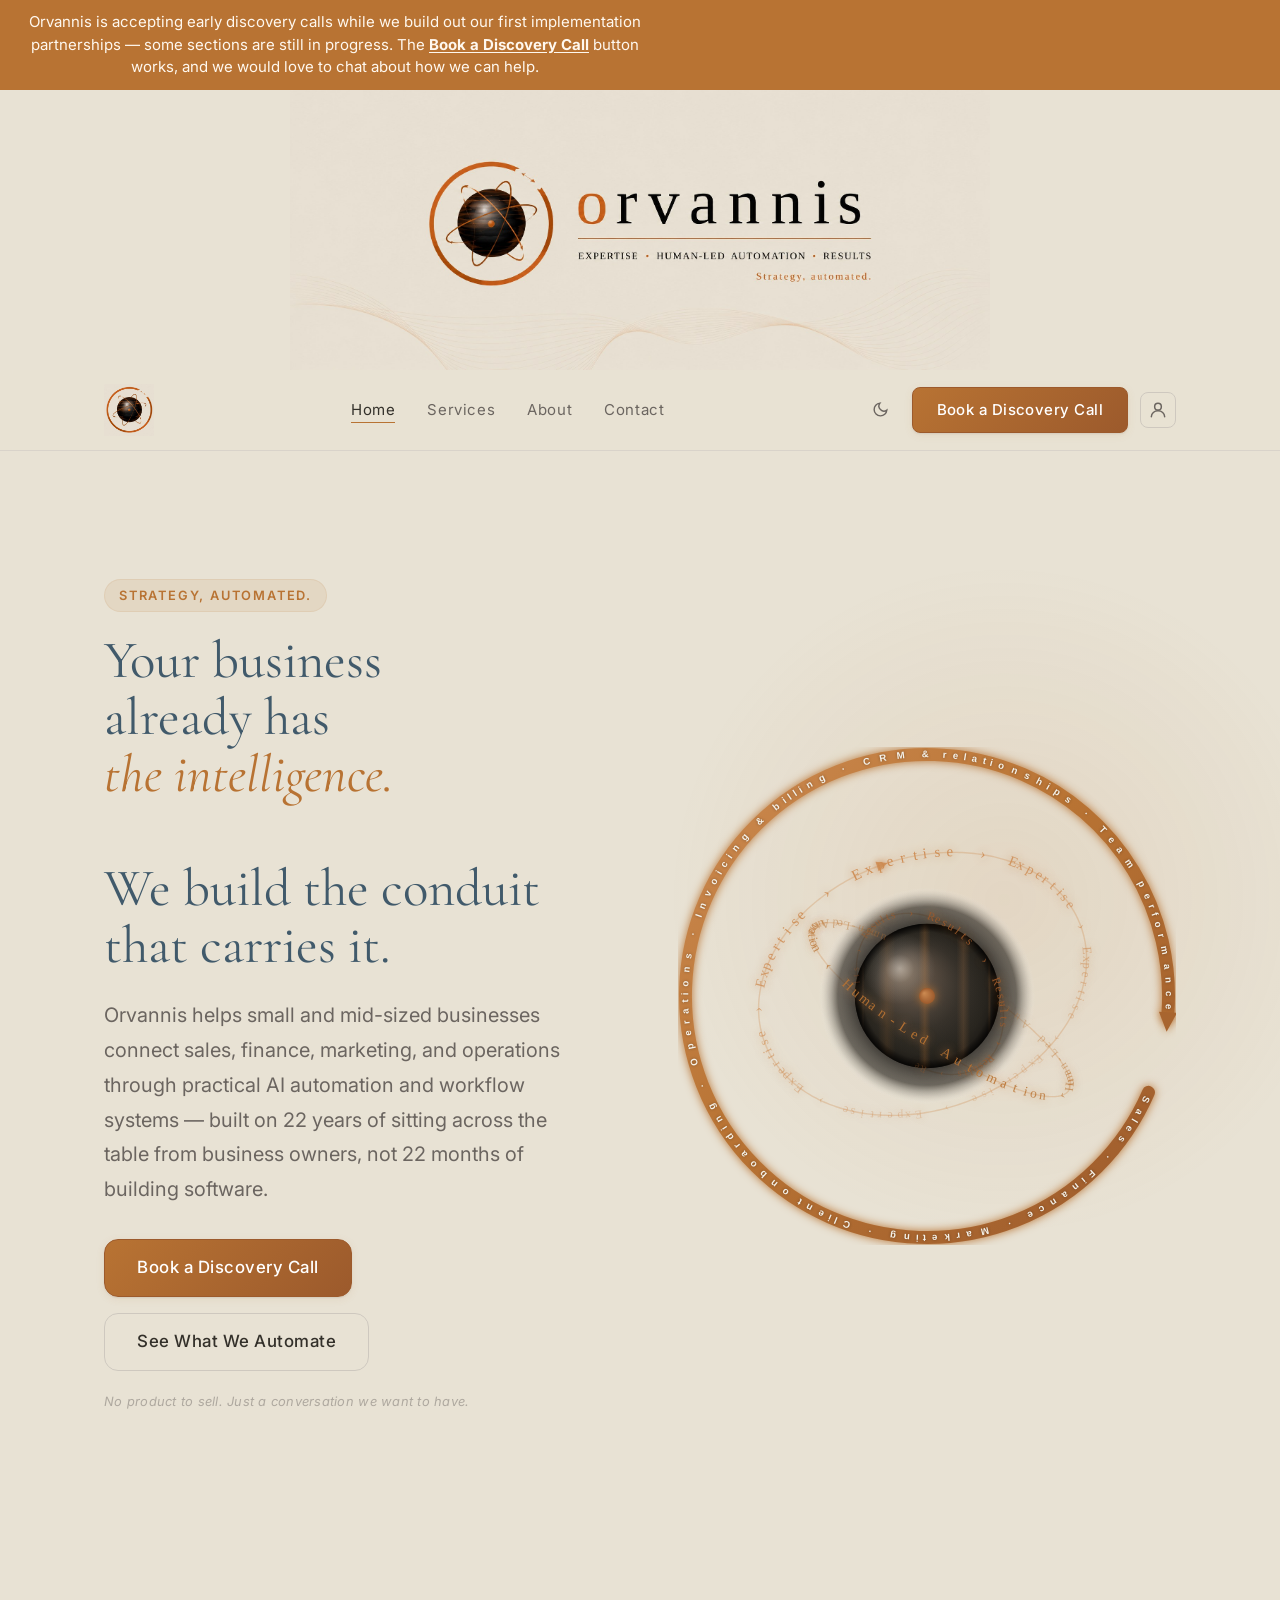
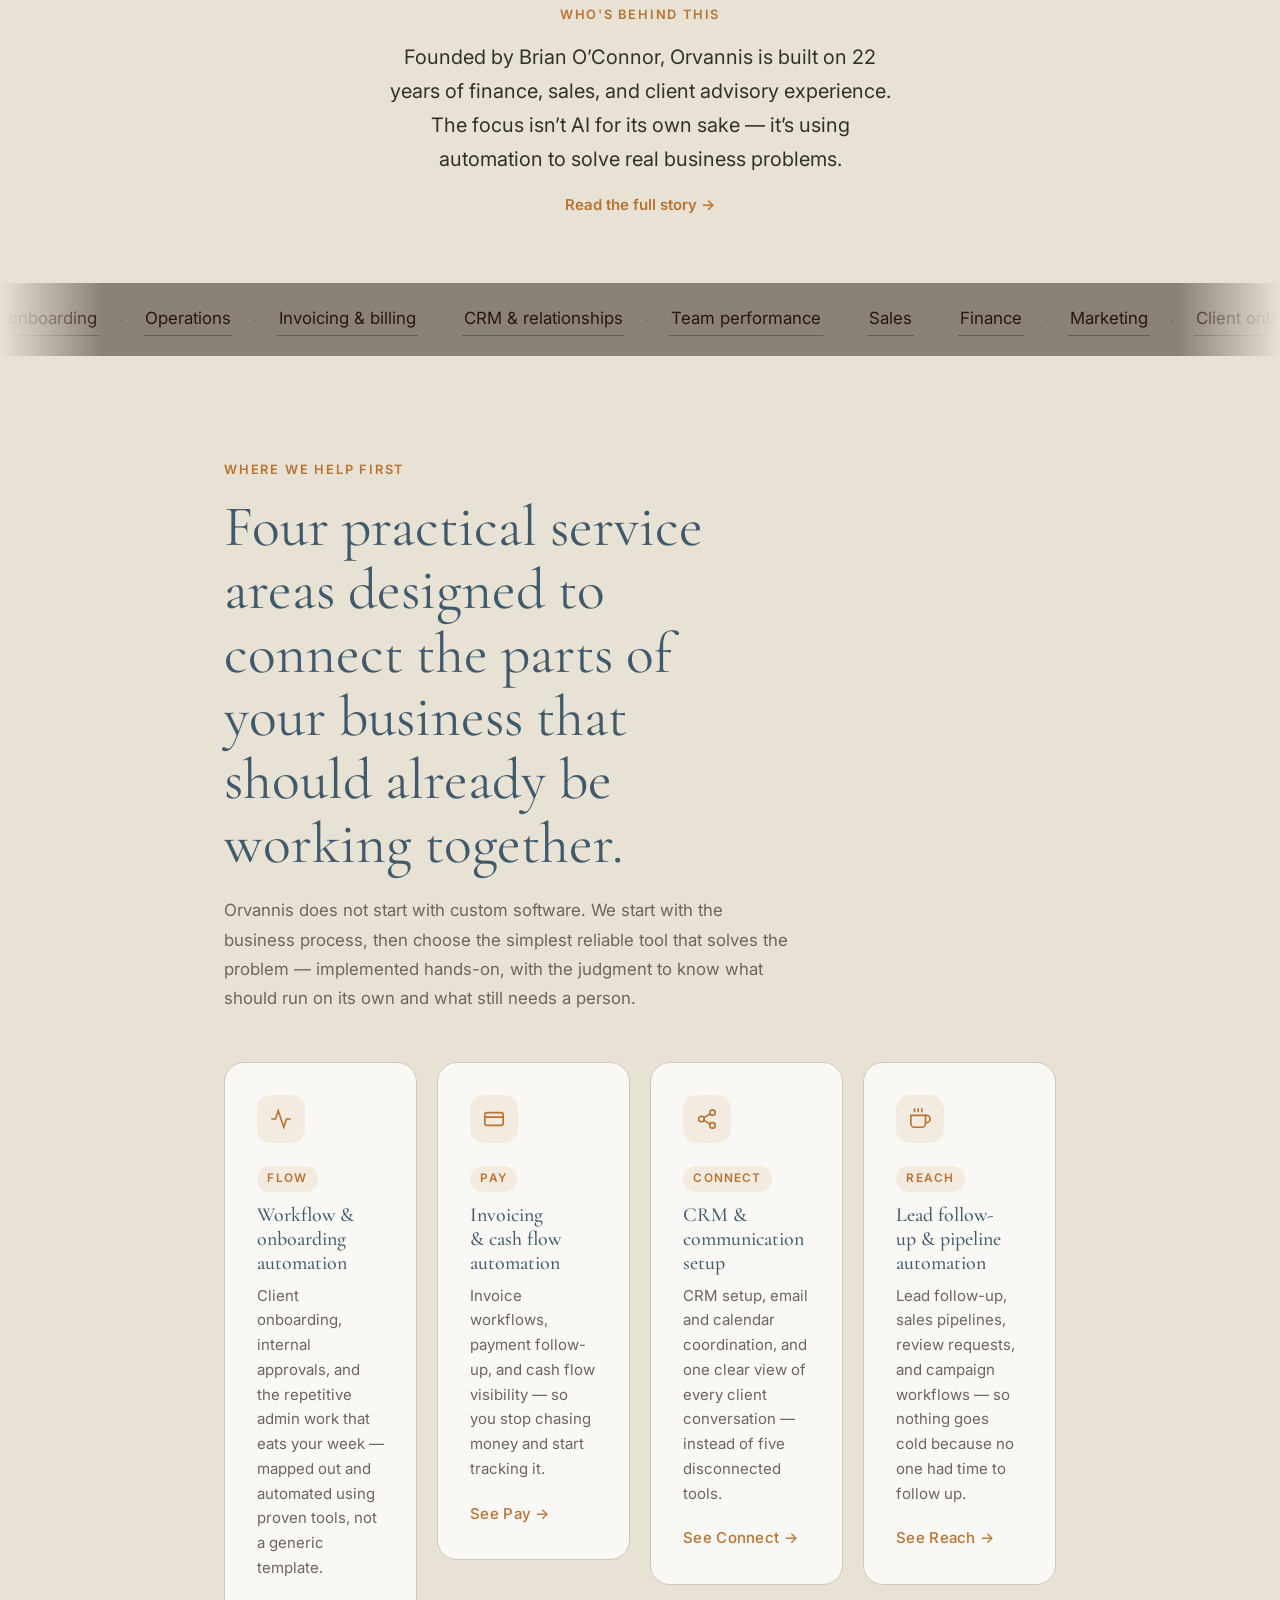
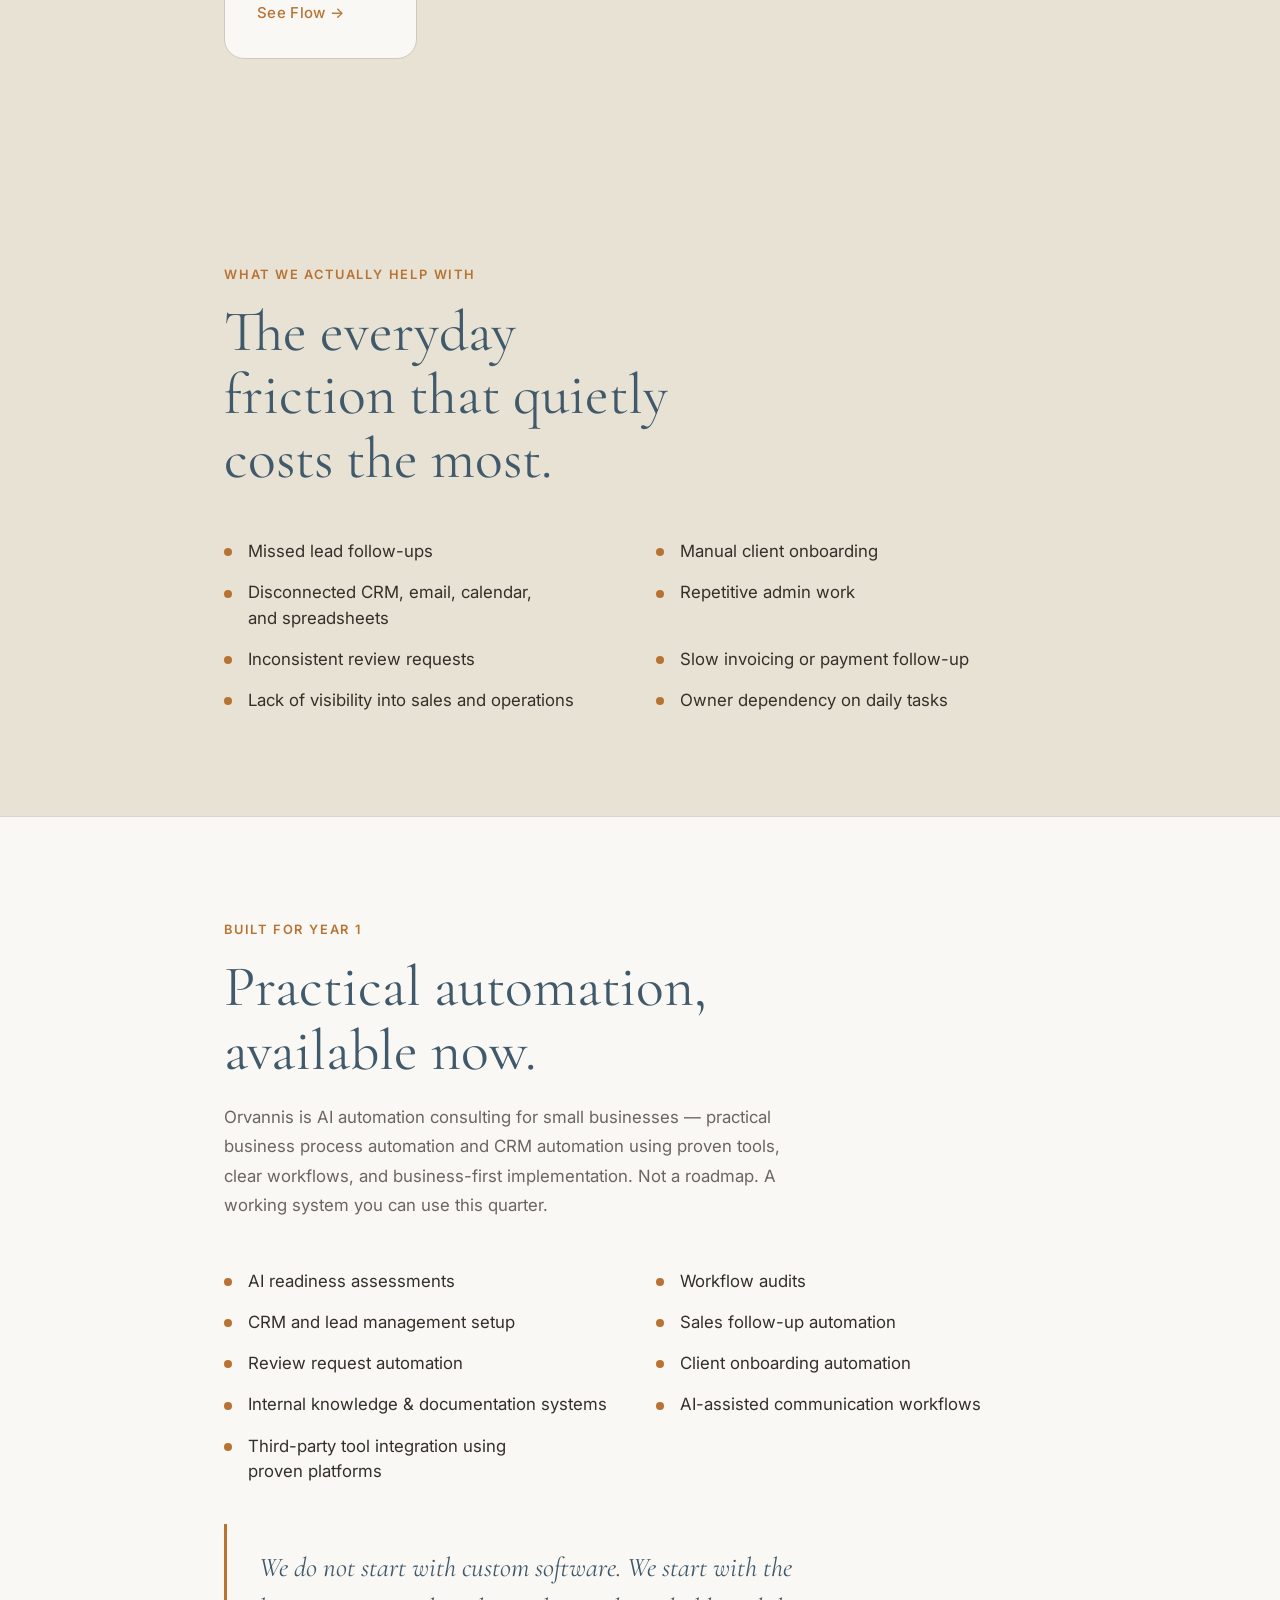
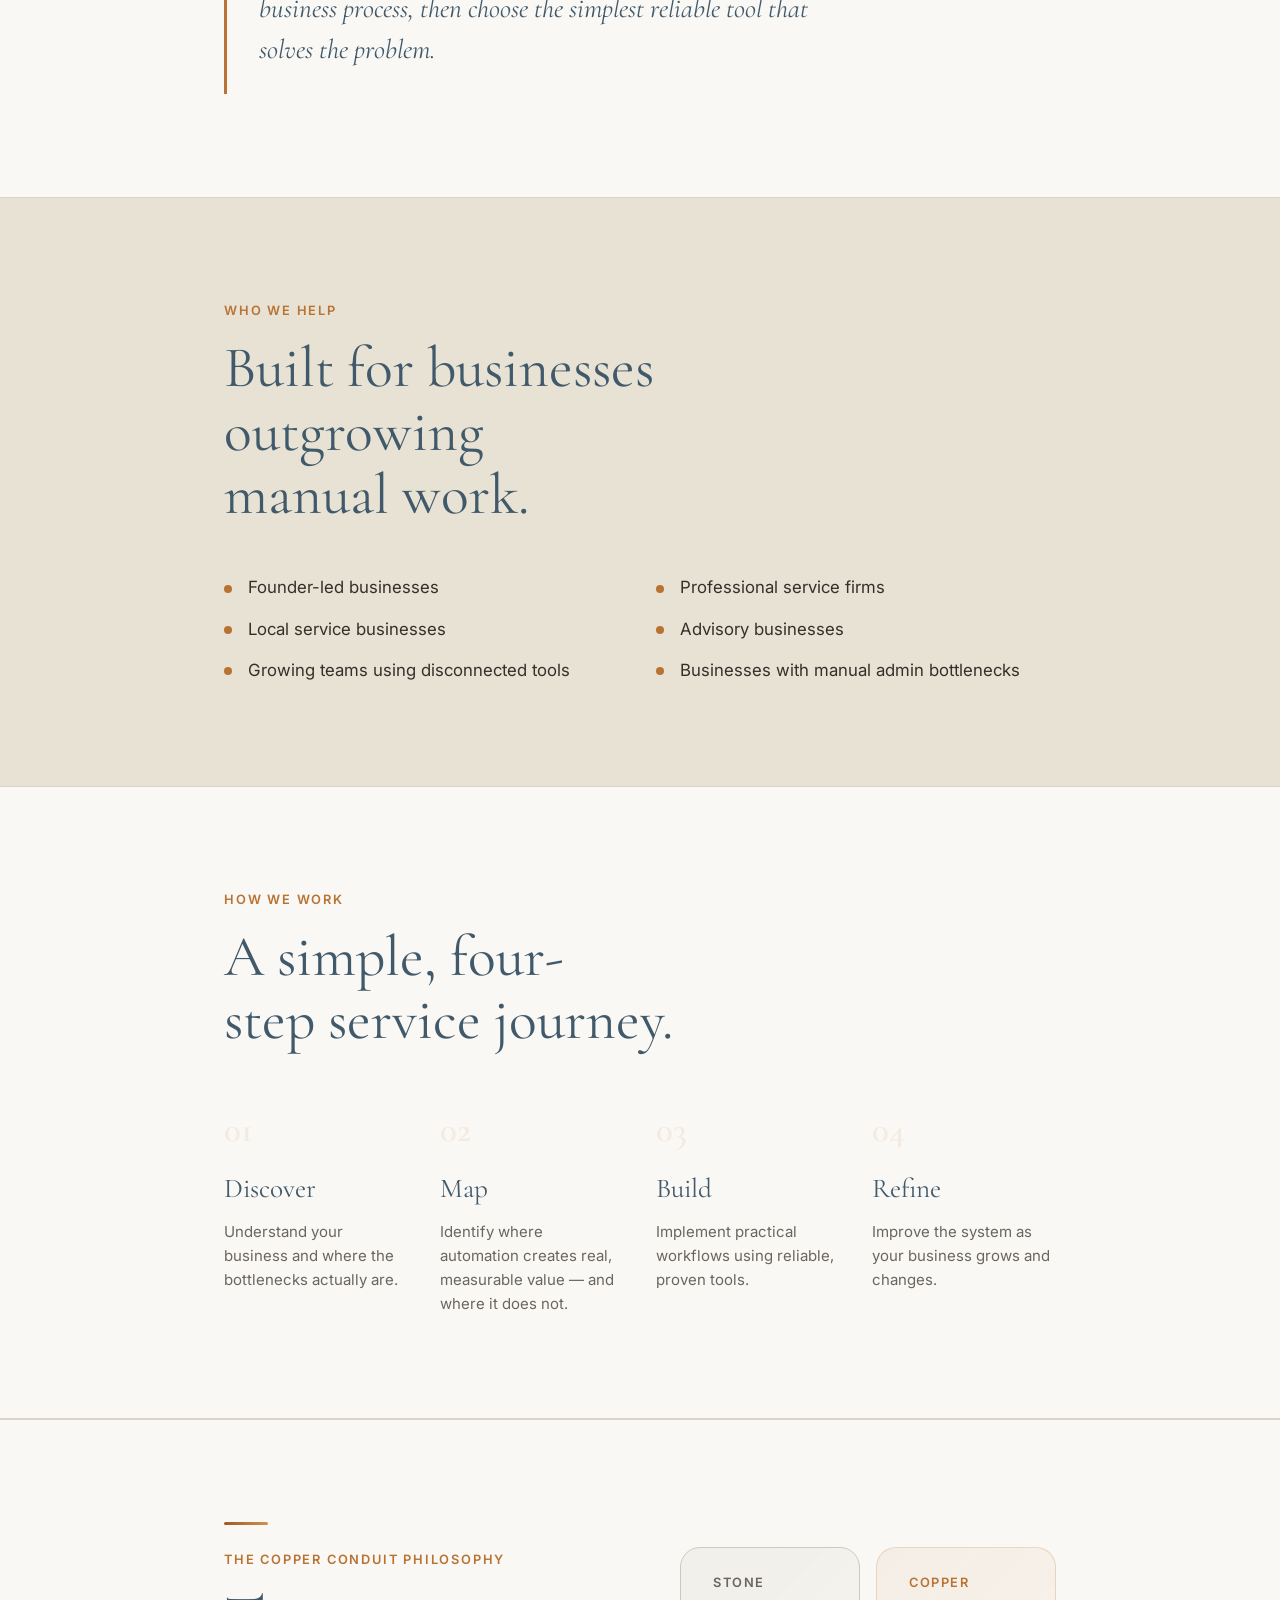
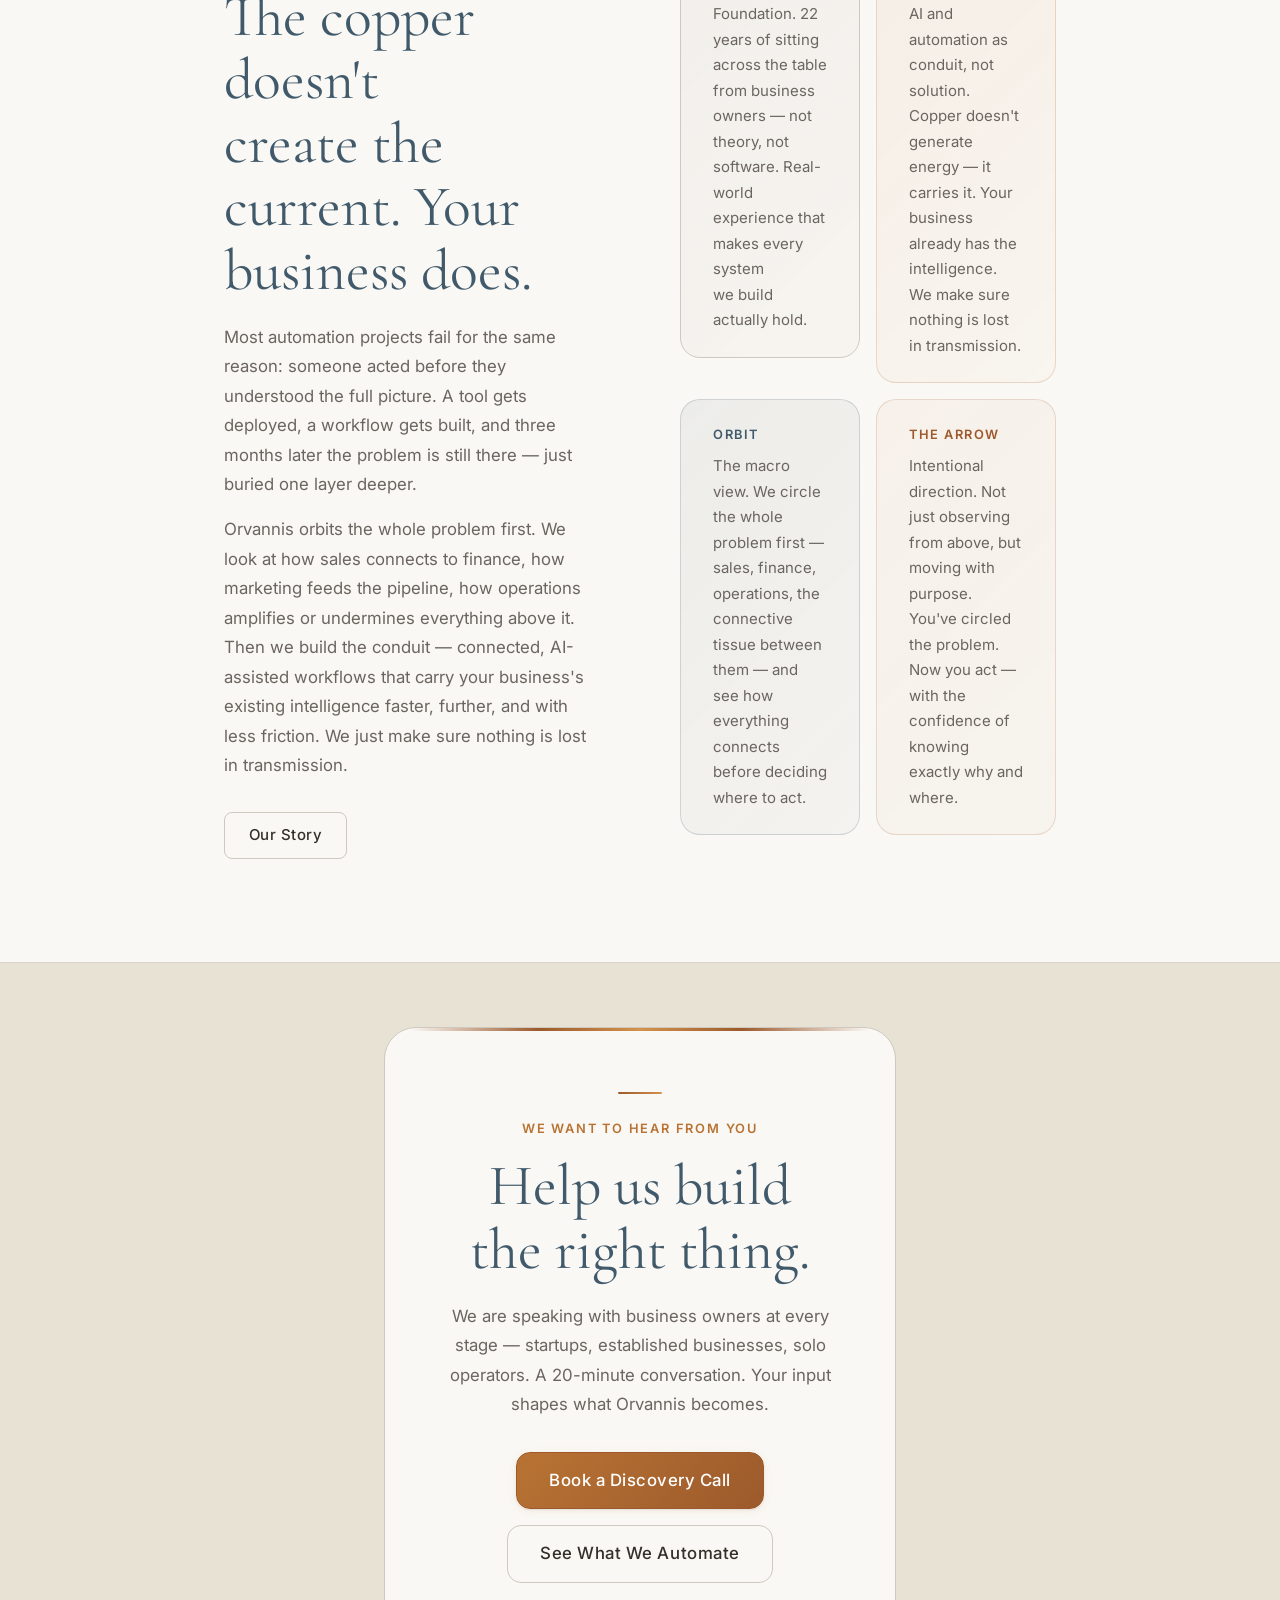
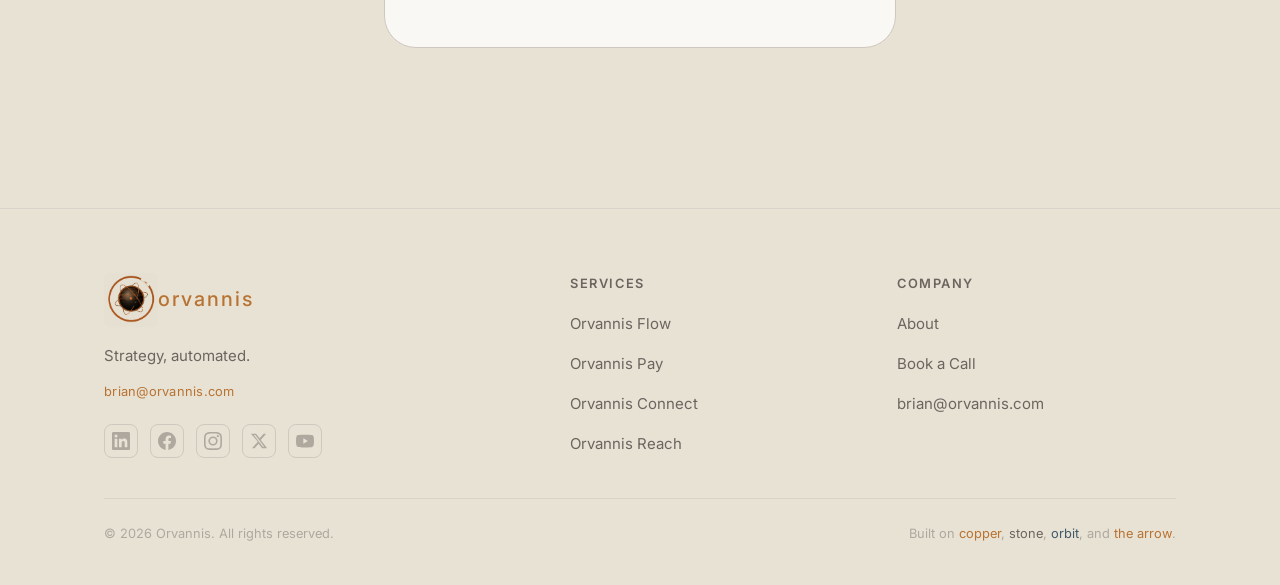
<file: index.html>
<!DOCTYPE html>
<html lang="en" data-theme="light">
<head>
  <meta charset="UTF-8">
  <meta name="viewport" content="width=device-width, initial-scale=1.0">
  <title>Orvannis | AI Automation &amp; Business Systems Consulting</title>
  <meta name="description" content="Orvannis helps small and mid-sized businesses automate workflows, connect tools, improve follow-up, and reduce manual administrative work using practical AI and automation systems.">
  <meta property="og:type" content="website">
  <meta property="og:url" content="https://orvannis.com/">
  <meta property="og:title" content="Orvannis | AI Automation & Business Systems Consulting">
  <meta property="og:description" content="Practical AI automation and business systems consulting for small and mid-sized businesses.">
  <meta property="og:image" content="https://orvannis.com/images/orvannis-logo-horiz-dark.jpg">
  <meta name="twitter:card" content="summary_large_image">
  <meta name="twitter:title" content="Orvannis | AI Automation & Business Systems Consulting">
  <meta name="twitter:description" content="Practical AI automation and business systems consulting for small and mid-sized businesses.">
  <meta name="twitter:image" content="https://orvannis.com/images/orvannis-logo-horiz-dark.jpg">
  <link rel="icon" type="image/svg+xml" href="images/favicon.svg">
  <link rel="stylesheet" href="css/tokens.css">
  <link rel="stylesheet" href="css/base.css">
  <link rel="stylesheet" href="css/main.css">
  <link rel="stylesheet" href="css/home.css">
  <script src="site.config.js"></script>
  <script src="js/render.js"></script>
  <script src="js/main.js" defer></script>
  <!-- Google Analytics 4 -->
  <script async src="https://www.googletagmanager.com/gtag/js?id=G-R4H89ZW2H5"></script>
  <script>
    window.dataLayer = window.dataLayer || [];
    function gtag(){dataLayer.push(arguments);}
    gtag('js', new Date());
    gtag('config', 'G-R4H89ZW2H5');
  </script>
</head>
<body data-page="home">

<div class="construction-notice">
  <p>Orvannis is accepting early discovery calls while we build out our first implementation partnerships — some sections are still in progress. The <a href="contact.html">Book a Discovery Call</a> button works, and we would love to chat about how we can help.</p>
</div>

<!-- ══ HEADER ══ -->
<div class="site-top-banner">
  <img src="images/orvannis-banner-cream-v2.jpg" class="banner-img banner-img--for-light" alt="Orvannis — Strategy, automated.">
  <img src="images/orvannis-banner-dark-v2.jpg" class="banner-img banner-img--for-dark" alt="Orvannis — Strategy, automated.">
</div>

<header class="site-header">
  <div class="container">
    <nav class="nav-inner" role="navigation" aria-label="Main">
      <a href="index.html" class="nav-logo" aria-label="Orvannis home">
        <img src="images/orvannis-icon-only-cream.jpg" class="nav-logo-img nav-logo-img--light" alt="Orvannis">
        <img src="images/orvannis-icon-only-dark.jpg" class="nav-logo-img nav-logo-img--dark" alt="Orvannis">
      </a>
      <ul class="nav-links" role="list"></ul>
      <div class="nav-actions">
        <button class="btn-theme" data-theme-toggle aria-label="Toggle theme"></button>
        <a href="contact.html" class="btn btn-primary nav-cta">Book a Discovery Call</a>
        <div class="nav-login-wrap">
          <button class="nav-login-btn" aria-label="Account" aria-expanded="false" aria-haspopup="true">
            <svg width="20" height="20" viewBox="0 0 24 24" fill="none" stroke="currentColor" stroke-width="1.8" stroke-linecap="round"><circle cx="12" cy="8" r="4"/><path d="M4 20c0-4 3.6-7 8-7s8 3 8 7"/></svg>
          </button>
          <div class="nav-login-dropdown" role="menu">
            <a href="login.html" class="nav-login-option" role="menuitem">
              <svg width="15" height="15" viewBox="0 0 24 24" fill="none" stroke="currentColor" stroke-width="2" stroke-linecap="round"><path d="M20 21v-2a4 4 0 0 0-4-4H8a4 4 0 0 0-4 4v2"/><circle cx="12" cy="7" r="4"/></svg>
              <span>Customer Login</span>
            </a>
            <a href="admin.html" class="nav-login-option nav-login-option--admin" role="menuitem">
              <svg width="15" height="15" viewBox="0 0 24 24" fill="none" stroke="currentColor" stroke-width="2" stroke-linecap="round"><rect x="3" y="11" width="18" height="11" rx="2"/><path d="M7 11V7a5 5 0 0 1 10 0v4"/></svg>
              <span>Admin Access</span>
            </a>
          </div>
        </div>
        <button class="nav-toggle" aria-label="Open menu">
          <svg width="20" height="20" viewBox="0 0 24 24" fill="none" stroke="currentColor" stroke-width="2" stroke-linecap="round"><line x1="3" y1="6" x2="21" y2="6"/><line x1="3" y1="12" x2="21" y2="12"/><line x1="3" y1="18" x2="21" y2="18"/></svg>
        </button>
      </div>
    </nav>
  </div>
</header>
<nav class="mobile-nav" aria-label="Mobile">
  <button class="mobile-nav-close" aria-label="Close">
    <svg width="20" height="20" viewBox="0 0 24 24" fill="none" stroke="currentColor" stroke-width="2" stroke-linecap="round"><line x1="18" y1="6" x2="6" y2="18"/><line x1="6" y1="6" x2="18" y2="18"/></svg>
  </button>
  <ul class="mobile-nav-links" role="list"></ul>
  <a href="contact.html" class="btn btn-primary btn-lg mobile-cta" style="margin-top:auto">Book a Discovery Call</a>
</nav>

<main>

<!-- ══ HERO ══ -->
<section class="hero">
  <div class="container">
    <div class="hero-inner">
      <div class="hero-copy">
        <span class="hero-eyebrow fade-up" data-hero-eyebrow>Coming Soon — Early Access</span>
        <h1 class="hero-heading fade-up delay-1">
          <span data-hero-headline>Your business already has</span><br>
          <em data-hero-headline-em>the intelligence.</em><br>
          <span data-hero-headline-l3>We build the conduit</span><br>
          <span data-hero-headline-l4>that carries it.</span>
        </h1>
        <p class="hero-body fade-up delay-2" data-hero-body>
          Orvannis connects and automates your operations — sales, finance, marketing, and workflows — so you focus on work only you can do.
        </p>
        <div class="hero-actions fade-up delay-3">
          <a href="contact.html" class="btn btn-primary btn-lg" data-hero-cta-primary>Book a Discovery Call</a>
          <a href="platform.html" class="btn btn-outline btn-lg" data-hero-cta-secondary>See What We Automate</a>
        </div>
        <p class="hero-note fade-up delay-4" data-hero-note>No pitch deck. Just a real conversation about your business.</p>
      </div>

      <div class="hero-visual fade-up delay-2" aria-hidden="true">
        <div class="orbital-wrap">
          <iframe
            src="orbital-logo.html"
            class="orbital-iframe"
            scrolling="no"
            frameborder="0"
            title="Orvannis orbital logo animation"
            allowtransparency="true"
          ></iframe>
        </div>
      </div>
    </div>
  </div>
</section>

<!-- ══ FOUNDER STRIP ══ -->
<section class="section section--tight founder-strip" data-section="founder-strip">
  <div class="container--text">
    <div class="founder-strip-inner reveal">
      <span class="eyebrow" data-founder-eyebrow>Who's Behind This</span>
      <p class="founder-strip-body" data-founder-body>Founded by Brian O'Connor, Orvannis is built on 22 years of finance, sales, and client advisory experience. The focus isn't AI for its own sake — it's using automation to solve real business problems.</p>
      <a href="about.html" class="founder-strip-link" data-founder-cta>Read the full story →</a>
    </div>
  </div>
</section>

<!-- ══ MARQUEE ══ -->
<div data-section="marquee" class="marquee-strip">
  <div class="marquee-track">
    <button class="marquee-item" data-solution="sales">Sales</button><span class="dot">·</span><button class="marquee-item" data-solution="finance">Finance</button><span class="dot">·</span>
    <button class="marquee-item" data-solution="marketing">Marketing</button><span class="dot">·</span><button class="marquee-item" data-solution="client-onboarding">Client onboarding</button><span class="dot">·</span>
    <button class="marquee-item" data-solution="operations">Operations</button><span class="dot">·</span><button class="marquee-item" data-solution="invoicing">Invoicing & billing</button><span class="dot">·</span>
    <button class="marquee-item" data-solution="crm">CRM & relationships</button><span class="dot">·</span><button class="marquee-item" data-solution="team">Team performance</button><span class="dot">·</span>
    <button class="marquee-item" data-solution="sales">Sales</button><span class="dot">·</span><button class="marquee-item" data-solution="finance">Finance</button><span class="dot">·</span>
    <button class="marquee-item" data-solution="marketing">Marketing</button><span class="dot">·</span><button class="marquee-item" data-solution="client-onboarding">Client onboarding</button><span class="dot">·</span>
    <button class="marquee-item" data-solution="operations">Operations</button><span class="dot">·</span><button class="marquee-item" data-solution="invoicing">Invoicing & billing</button><span class="dot">·</span>
    <button class="marquee-item" data-solution="crm">CRM & relationships</button><span class="dot">·</span><button class="marquee-item" data-solution="team">Team performance</button><span class="dot">·</span>
  </div>
</div>

<!-- ══ SOLUTION MODAL ══ -->
<div id="solution-modal" class="sol-backdrop" role="dialog" aria-modal="true" aria-labelledby="sol-title" hidden>
  <div class="sol-card">
    <button class="sol-close" aria-label="Close">
      <svg width="18" height="18" viewBox="0 0 24 24" fill="none" stroke="currentColor" stroke-width="2" stroke-linecap="round"><line x1="18" y1="6" x2="6" y2="18"/><line x1="6" y1="6" x2="18" y2="18"/></svg>
    </button>
    <p class="sol-eyebrow">Orvannis Solution</p>
    <h3 id="sol-title" class="sol-title"></h3>
    <div class="sol-tracks">
      <div class="sol-track sol-track--auto">
        <span class="sol-track-label">Automated</span>
        <p class="sol-track-body sol-body-auto"></p>
      </div>
      <div class="sol-track sol-track--advisory">
        <span class="sol-track-label">Advisory</span>
        <p class="sol-track-body sol-body-advisory"></p>
      </div>
    </div>
    <a href="contact.html" class="sol-cta">Book a Discovery Call</a>
  </div>
</div>

<!-- ══ MODULES ══ -->
<section class="section">
  <div class="container--normal">
    <div class="section-head reveal">
      <span class="eyebrow" data-modules-eyebrow>Where We Help First</span>
      <h2 class="section-title" data-modules-title>Four practical service areas designed to connect the parts of your business that should already be working together.</h2>
      <p class="section-body" data-modules-body>Orvannis does not start with custom software. We start with the business process, then choose the simplest reliable tool that solves the problem.</p>
    </div>
    <div class="modules-grid">

      <div class="perspective-wrap">
        <div class="card-3d reveal reveal-delay-1" data-module-card>
          <div class="card-icon">
            <svg width="22" height="22" viewBox="0 0 24 24" fill="none" stroke="currentColor" stroke-width="1.8" stroke-linecap="round"><path d="M22 12h-4l-3 9L9 3l-3 9H2"/></svg>
          </div>
          <div class="module-tag" data-card-tag>Flow</div>
          <h3 class="card-title" data-card-title>Orvannis Flow</h3>
          <p class="card-body" data-card-body>Automate your internal workflows — from client onboarding to approval routing — without writing a line of code.</p>
          <a href="platform.html#flow" class="card-link" data-card-link>See Flow →</a>
        </div>
      </div>

      <div class="perspective-wrap">
        <div class="card-3d reveal reveal-delay-2" data-module-card>
          <div class="card-icon">
            <svg width="22" height="22" viewBox="0 0 24 24" fill="none" stroke="currentColor" stroke-width="1.8" stroke-linecap="round"><rect x="2" y="5" width="20" height="14" rx="2"/><line x1="2" y1="10" x2="22" y2="10"/></svg>
          </div>
          <div class="module-tag" data-card-tag>Pay</div>
          <h3 class="card-title" data-card-title>Orvannis Pay</h3>
          <p class="card-body" data-card-body>Finance that runs itself. Invoices sent, payments reconciled, and cash flow visible — without the manual work.</p>
          <a href="platform.html#pay" class="card-link" data-card-link>See Pay →</a>
        </div>
      </div>

      <div class="perspective-wrap">
        <div class="card-3d reveal reveal-delay-3" data-module-card>
          <div class="card-icon">
            <svg width="22" height="22" viewBox="0 0 24 24" fill="none" stroke="currentColor" stroke-width="1.8" stroke-linecap="round"><circle cx="18" cy="5" r="3"/><circle cx="6" cy="12" r="3"/><circle cx="18" cy="19" r="3"/><line x1="8.59" y1="13.51" x2="15.42" y2="17.49"/><line x1="15.41" y1="6.51" x2="8.59" y2="10.49"/></svg>
          </div>
          <div class="module-tag" data-card-tag>Connect</div>
          <h3 class="card-title" data-card-title>Orvannis Connect</h3>
          <p class="card-body" data-card-body>Your CRM, email, and calendar — unified. One view of every client, every conversation, every open item.</p>
          <a href="platform.html#connect" class="card-link" data-card-link>See Connect →</a>
        </div>
      </div>

      <div class="perspective-wrap">
        <div class="card-3d reveal reveal-delay-4" data-module-card>
          <div class="card-icon">
            <svg width="22" height="22" viewBox="0 0 24 24" fill="none" stroke="currentColor" stroke-width="1.8" stroke-linecap="round"><path d="M18 8h1a4 4 0 0 1 0 8h-1"/><path d="M2 8h16v9a4 4 0 0 1-4 4H6a4 4 0 0 1-4-4V8z"/><line x1="6" y1="1" x2="6" y2="4"/><line x1="10" y1="1" x2="10" y2="4"/><line x1="14" y1="1" x2="14" y2="4"/></svg>
          </div>
          <div class="module-tag" data-card-tag>Reach</div>
          <h3 class="card-title" data-card-title>Orvannis Reach</h3>
          <p class="card-body" data-card-body>Follow-ups, pipelines, campaigns — automated. Your marketing and sales keep running while you do everything else.</p>
          <a href="platform.html#reach" class="card-link" data-card-link>See Reach →</a>
        </div>
      </div>

    </div>
  </div>
</section>

<!-- ══ WHAT WE ACTUALLY HELP WITH ══ -->
<section class="section" data-section="help-with">
  <div class="container--normal">
    <div class="section-head reveal">
      <span class="eyebrow" data-helpwith-eyebrow>What We Actually Help With</span>
      <h2 class="section-title" data-helpwith-title>The everyday friction that quietly costs the most.</h2>
    </div>
    <ul class="simple-list simple-list--grid reveal" data-helpwith-items></ul>
  </div>
</section>

<!-- ══ BUILT FOR YEAR 1 ══ -->
<section class="section section--alt" data-section="current-services">
  <div class="container--normal">
    <div class="section-head reveal">
      <span class="eyebrow" data-currentservices-eyebrow>Built for Year 1</span>
      <h2 class="section-title" data-currentservices-title>Practical automation, available now.</h2>
      <p class="section-body" data-currentservices-body>Orvannis focuses on practical automation using proven tools, clear workflows, and business-first implementation.</p>
    </div>
    <ul class="simple-list simple-list--grid reveal" data-currentservices-items></ul>
    <p class="no-custom-software reveal" data-currentservices-statement>We do not start with custom software. We start with the business process, then choose the simplest reliable tool that solves the problem.</p>
  </div>
</section>

<!-- ══ WHO WE HELP ══ -->
<section class="section" data-section="who-we-help">
  <div class="container--normal">
    <div class="section-head reveal">
      <span class="eyebrow" data-whowehelp-eyebrow>Who We Help</span>
      <h2 class="section-title" data-whowehelp-title>Built for businesses outgrowing manual work.</h2>
    </div>
    <ul class="simple-list simple-list--grid reveal" data-whowehelp-items></ul>
  </div>
</section>

<!-- ══ HOW WE WORK ══ -->
<section class="section section--alt" data-section="how-we-work">
  <div class="container--normal">
    <div class="section-head reveal">
      <span class="eyebrow" data-howwework-eyebrow>How We Work</span>
      <h2 class="section-title" data-howwework-title>A simple, four-step service journey.</h2>
    </div>
    <ol class="how-we-work-steps reveal" data-howwework-steps></ol>
  </div>
</section>

<!-- ══ CONCEPT ══ -->
<section class="section concept-section" data-section="concept">
  <div class="container--normal">
    <div class="concept-grid">
      <div class="concept-text">
        <div class="copper-rule reveal"></div>
        <span class="eyebrow reveal" data-concept-eyebrow>Built Different</span>
        <h2 class="section-title reveal" data-concept-title>Infrastructure<br>you trust.</h2>
        <p class="section-body reveal" data-concept-body1>Orvannis is built for the businesses that keep the world running. Not for a pitch deck. For a Monday morning.</p>
        <p class="section-body reveal" data-concept-body2>We use AI where it actually helps and stay quiet where it doesn't. No buzzwords. Just a system that runs.</p>
        <a href="about.html" class="btn btn-outline reveal" style="margin-top:var(--sp-8)" data-concept-cta>Our Story</a>
      </div>
      <div class="concept-blocks reveal">
        <div class="concept-blocks-row">
          <div class="perspective-wrap">
            <div class="card-3d card-3d--static concept-block concept-block--stone">
              <span class="concept-block-label">Stone</span>
              <p>Foundation. 22 years of sitting across the table from business owners — not theory, not software. Real-world experience that makes every system we build actually hold.</p>
            </div>
          </div>
          <div class="perspective-wrap">
            <div class="card-3d card-3d--static concept-block concept-block--copper">
              <span class="concept-block-label">Copper</span>
              <p>AI and automation as conduit, not solution. Copper doesn't generate energy — it carries it. Your business already has the intelligence. We make sure nothing is lost in transmission.</p>
            </div>
          </div>
        </div>
        <div class="concept-blocks-row">
          <div class="perspective-wrap">
            <div class="card-3d card-3d--static concept-block concept-block--orbit">
              <span class="concept-block-label">Orbit</span>
              <p>The macro view. We circle the whole problem first — sales, finance, operations, the connective tissue between them — and see how everything connects before deciding where to act.</p>
            </div>
          </div>
          <div class="perspective-wrap">
            <div class="card-3d card-3d--static concept-block concept-block--arrow">
              <span class="concept-block-label">The Arrow</span>
              <p>Intentional direction. Not just observing from above, but moving with purpose. You've circled the problem. Now you act — with the confidence of knowing exactly why and where.</p>
            </div>
          </div>
        </div>
      </div>
    </div>
  </div>
</section>

<!-- ══ CTA ══ -->
<section class="section section--tight" data-section="home-cta">
  <div class="container--text">
    <div class="cta-box reveal">
      <div class="copper-rule copper-rule--center"></div>
      <span class="eyebrow" data-cta-eyebrow>We're building now</span>
      <h2 class="section-title" data-cta-title>Get early access to Orvannis.</h2>
      <p class="section-body" data-cta-body>We're talking with a small group of businesses before we open the doors. 30 minutes, no obligation, no pitch deck — just a real conversation.</p>
      <div class="cta-actions" style="margin-top:var(--sp-8)">
        <a href="contact.html" class="btn btn-primary btn-lg" data-cta-primary>Book a Discovery Call</a>
        <a href="platform.html" class="btn btn-outline btn-lg" data-cta-secondary>See What We Automate</a>
      </div>
    </div>
  </div>
</section>

</main>

<!-- ══ FOOTER ══ -->
<footer class="site-footer">
  <div class="container">
    <div class="footer-grid">
      <div class="footer-brand">
        <a href="index.html" class="nav-logo">
          <span class="footer-icon-wrap"><img src="images/orvannis-mark-light.jpg" class="nav-logo-img nav-logo-img--light footer-logo-img" alt="Orvannis">
          <img src="images/orvannis-mark-dark.jpg" class="nav-logo-img nav-logo-img--dark footer-logo-img" alt="Orvannis"></span>
          <span class="nav-logo-text footer-logo-text"><span class="footer-logo-o">O</span>rvannis</span>
        </a>
        <p data-brand-tagline>Strategy, automated.</p>
        <a href="mailto:brian@orvannis.com" class="footer-email" data-brand-email>brian@orvannis.com</a>
        <div class="footer-socials">
          <a href="https://linkedin.com/company/orvannis" class="social-icon" aria-label="LinkedIn" data-social="linkedin" target="_blank" rel="noopener noreferrer">
            <svg width="18" height="18" viewBox="0 0 24 24" fill="currentColor" aria-hidden="true">
              <path d="M20.447 20.452h-3.554v-5.569c0-1.328-.027-3.037-1.852-3.037-1.853 0-2.136 1.445-2.136 2.939v5.667H9.351V9h3.414v1.561h.046c.477-.9 1.637-1.85 3.37-1.85 3.601 0 4.267 2.37 4.267 5.455v6.286zM5.337 7.433a2.062 2.062 0 0 1-2.063-2.065 2.064 2.064 0 1 1 2.063 2.065zm1.782 13.019H3.555V9h3.564v11.452zM22.225 0H1.771C.792 0 0 .774 0 1.729v20.542C0 23.227.792 24 1.771 24h20.451C23.2 24 24 23.227 24 22.271V1.729C24 .774 23.2 0 22.222 0h.003z"/>
            </svg>
          </a>
          <a href="https://www.facebook.com/profile.php?id=61591265527848" class="social-icon" aria-label="Facebook" data-social="facebook" target="_blank" rel="noopener noreferrer">
            <svg width="18" height="18" viewBox="0 0 24 24" fill="currentColor" aria-hidden="true">
              <path d="M24 12.073c0-6.627-5.373-12-12-12s-12 5.373-12 12c0 5.99 4.388 10.954 10.125 11.854v-8.385H7.078v-3.47h3.047V9.43c0-3.007 1.792-4.669 4.533-4.669 1.312 0 2.686.235 2.686.235v2.953H15.83c-1.491 0-1.956.925-1.956 1.874v2.25h3.328l-.532 3.47h-2.796v8.385C19.612 23.027 24 18.062 24 12.073z"/>
            </svg>
          </a>
          <a href="https://www.instagram.com/OrvannisLLC" class="social-icon" aria-label="Instagram" data-social="instagram" target="_blank" rel="noopener noreferrer">
            <svg width="18" height="18" viewBox="0 0 24 24" fill="currentColor" aria-hidden="true">
              <path d="M12 2.163c3.204 0 3.584.012 4.85.07 3.252.148 4.771 1.691 4.919 4.919.058 1.265.069 1.645.069 4.849 0 3.205-.012 3.584-.069 4.849-.149 3.225-1.664 4.771-4.919 4.919-1.266.058-1.644.07-4.85.07-3.204 0-3.584-.012-4.849-.07-3.26-.149-4.771-1.699-4.919-4.92-.058-1.265-.07-1.644-.07-4.849 0-3.204.013-3.583.07-4.849.149-3.227 1.664-4.771 4.919-4.919 1.266-.057 1.645-.069 4.849-.069zm0-2.163c-3.259 0-3.667.014-4.947.072-4.358.2-6.78 2.618-6.98 6.98-.059 1.281-.073 1.689-.073 4.948 0 3.259.014 3.668.072 4.948.2 4.358 2.618 6.78 6.98 6.98 1.281.058 1.689.072 4.948.072 3.259 0 3.668-.014 4.948-.072 4.354-.2 6.782-2.618 6.979-6.98.059-1.28.073-1.689.073-4.948 0-3.259-.014-3.667-.072-4.947-.196-4.354-2.617-6.78-6.979-6.98-1.281-.059-1.69-.073-4.949-.073zm0 5.838a6.162 6.162 0 1 0 0 12.324 6.162 6.162 0 0 0 0-12.324zM12 16a4 4 0 1 1 0-8 4 4 0 0 1 0 8zm6.406-11.845a1.44 1.44 0 1 0 0 2.881 1.44 1.44 0 0 0 0-2.881z"/>
            </svg>
          </a>
          <a href="https://x.com/orvannis" class="social-icon" aria-label="X (Twitter)" data-social="x" target="_blank" rel="noopener noreferrer">
            <svg width="18" height="18" viewBox="0 0 24 24" fill="currentColor" aria-hidden="true">
              <path d="M18.244 2.25h3.308l-7.227 8.26 8.502 11.24H16.17l-4.714-6.231-5.401 6.231H2.744l7.73-8.835L1.254 2.25H8.08l4.713 6.231zm-1.161 17.52h1.833L7.084 4.126H5.117z"/>
            </svg>
          </a>
          <a href="https://youtube.com/@OrvannisHQ" class="social-icon" aria-label="YouTube" data-social="youtube" target="_blank" rel="noopener noreferrer">
            <svg width="18" height="18" viewBox="0 0 24 24" fill="currentColor" aria-hidden="true">
              <path d="M23.498 6.186a2.97 2.97 0 0 0-2.088-2.088C19.692 3.5 12 3.5 12 3.5s-7.692 0-9.41.598A2.97 2.97 0 0 0 .502 6.186 31.06 31.06 0 0 0 0 12a31.06 31.06 0 0 0 .502 5.814 2.97 2.97 0 0 0 2.088 2.088C4.308 20.5 12 20.5 12 20.5s7.692 0 9.41-.598a2.97 2.97 0 0 0 2.088-2.088A31.06 31.06 0 0 0 24 12a31.06 31.06 0 0 0-.502-5.814zM9.75 15.568V8.432L15.818 12 9.75 15.568z"/>
            </svg>
          </a>
        </div>
      </div>
      <div>
        <p class="footer-col-title">Services</p>
        <ul class="footer-links">
          <li><a href="platform.html#flow">Orvannis Flow</a></li>
          <li><a href="platform.html#pay">Orvannis Pay</a></li>
          <li><a href="platform.html#connect">Orvannis Connect</a></li>
          <li><a href="platform.html#reach">Orvannis Reach</a></li>
        </ul>
      </div>
      <div>
        <p class="footer-col-title">Company</p>
        <ul class="footer-links">
          <li><a href="about.html">About</a></li>
          <li><a href="contact.html">Book a Call</a></li>
          <li><a href="mailto:brian@orvannis.com" data-brand-email>Contact</a></li>

      </div>
    </div>
    <div class="footer-bottom">
      <p data-copyright>© 2026 Orvannis. All rights reserved.</p>
      <p data-signoff></p>
    </div>
  </div>
</footer>

</body>
</html>
</file>
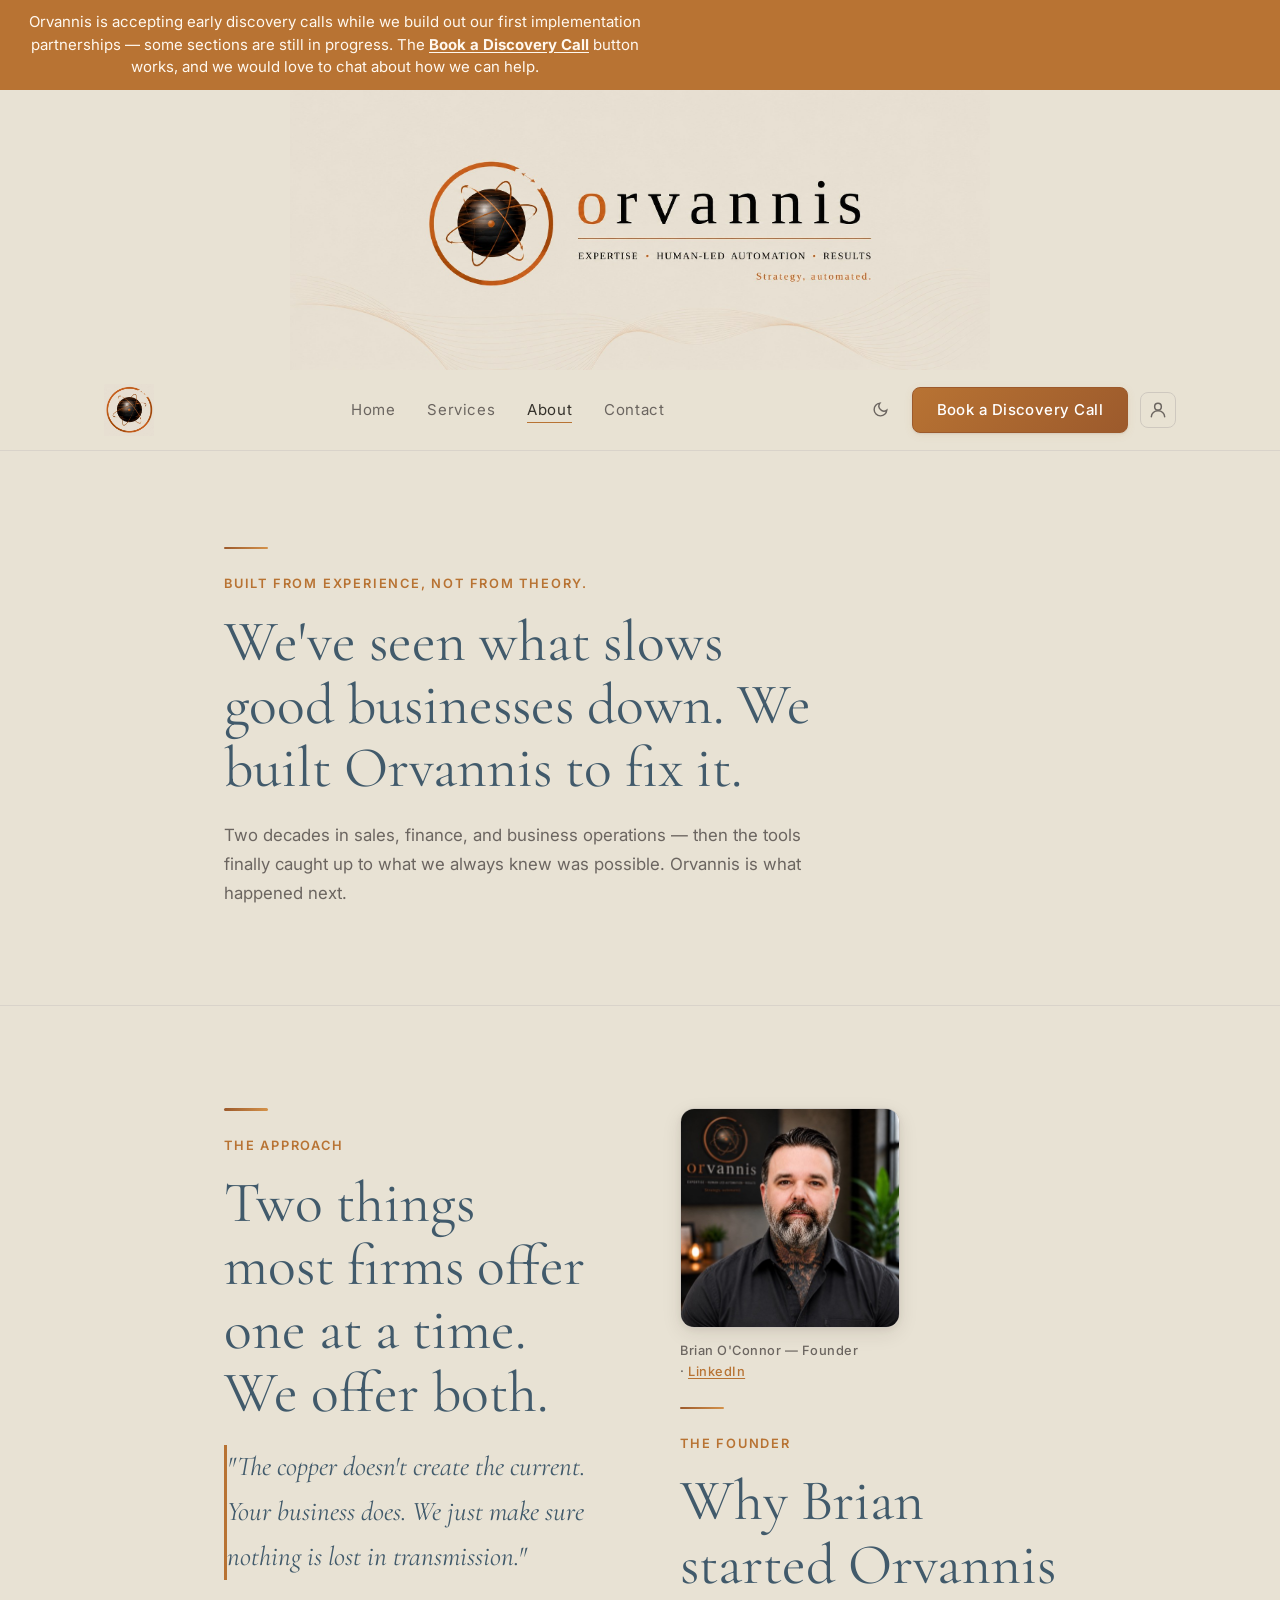
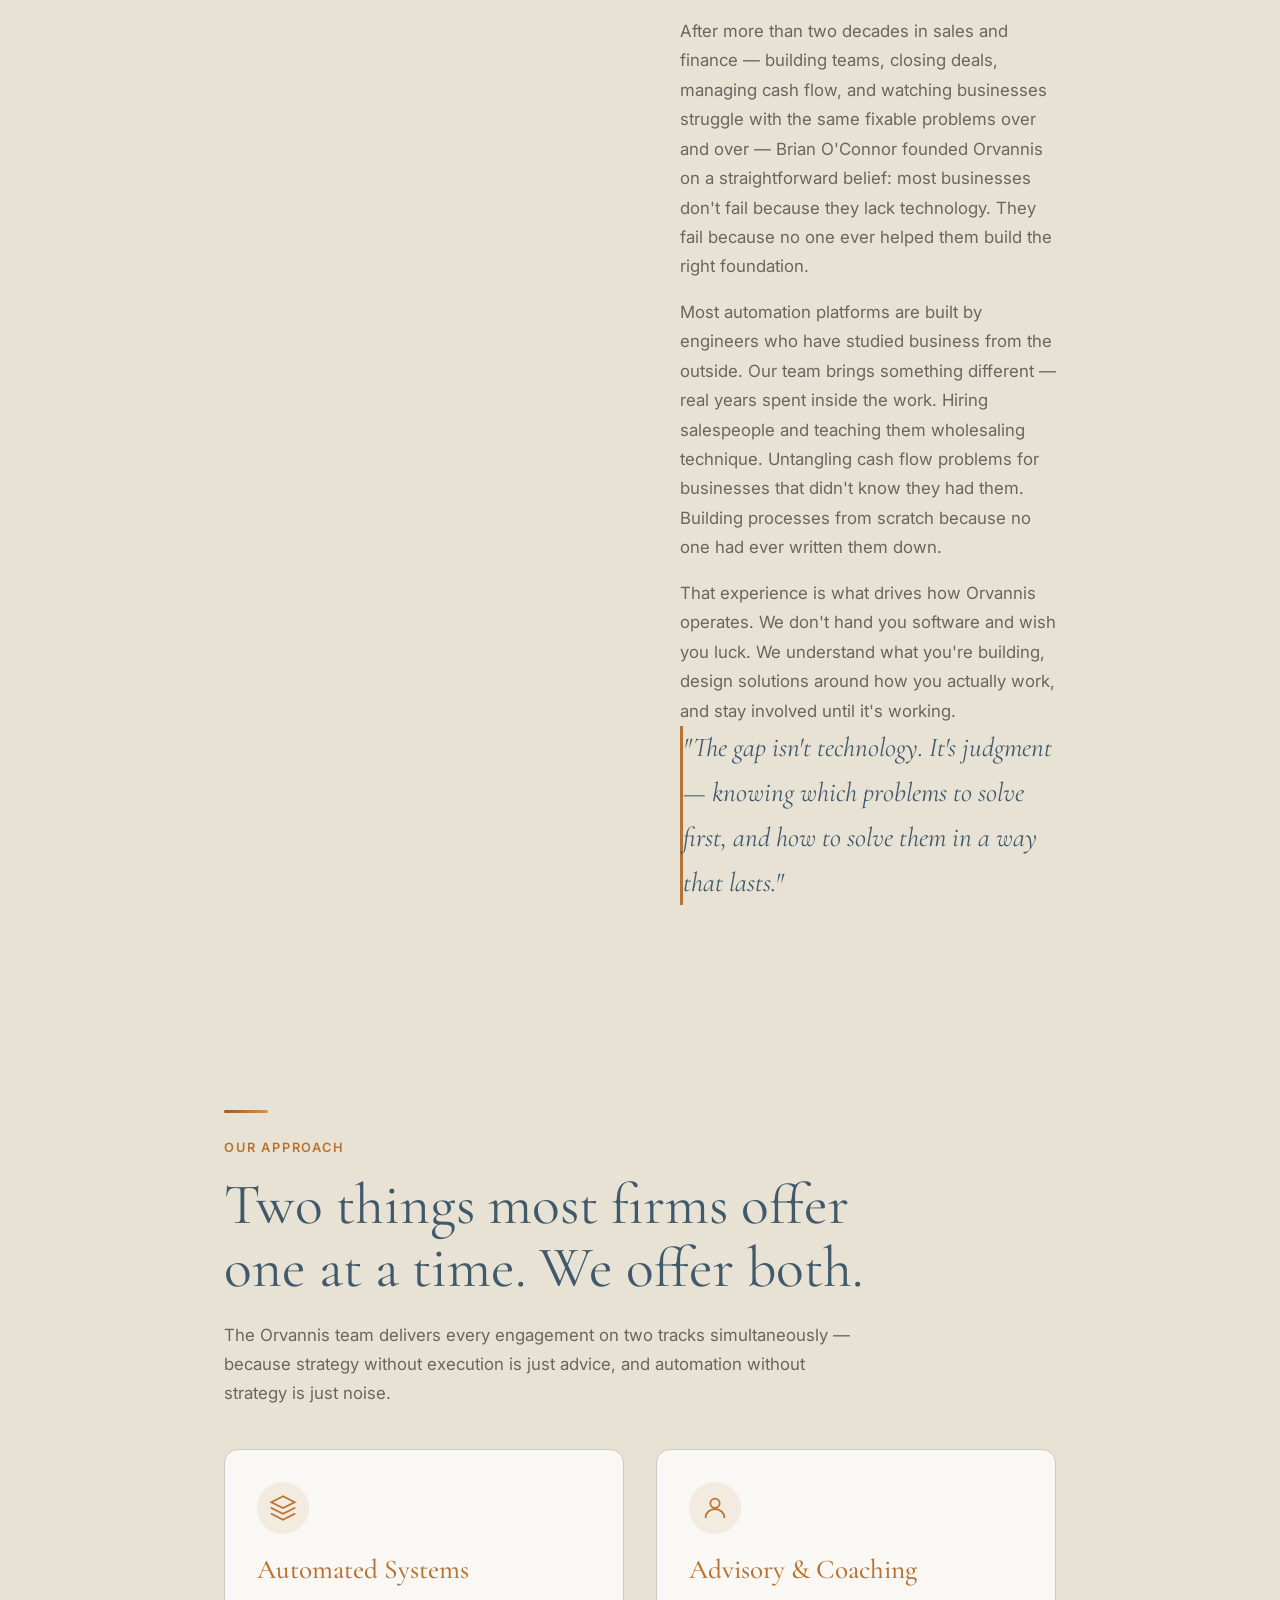
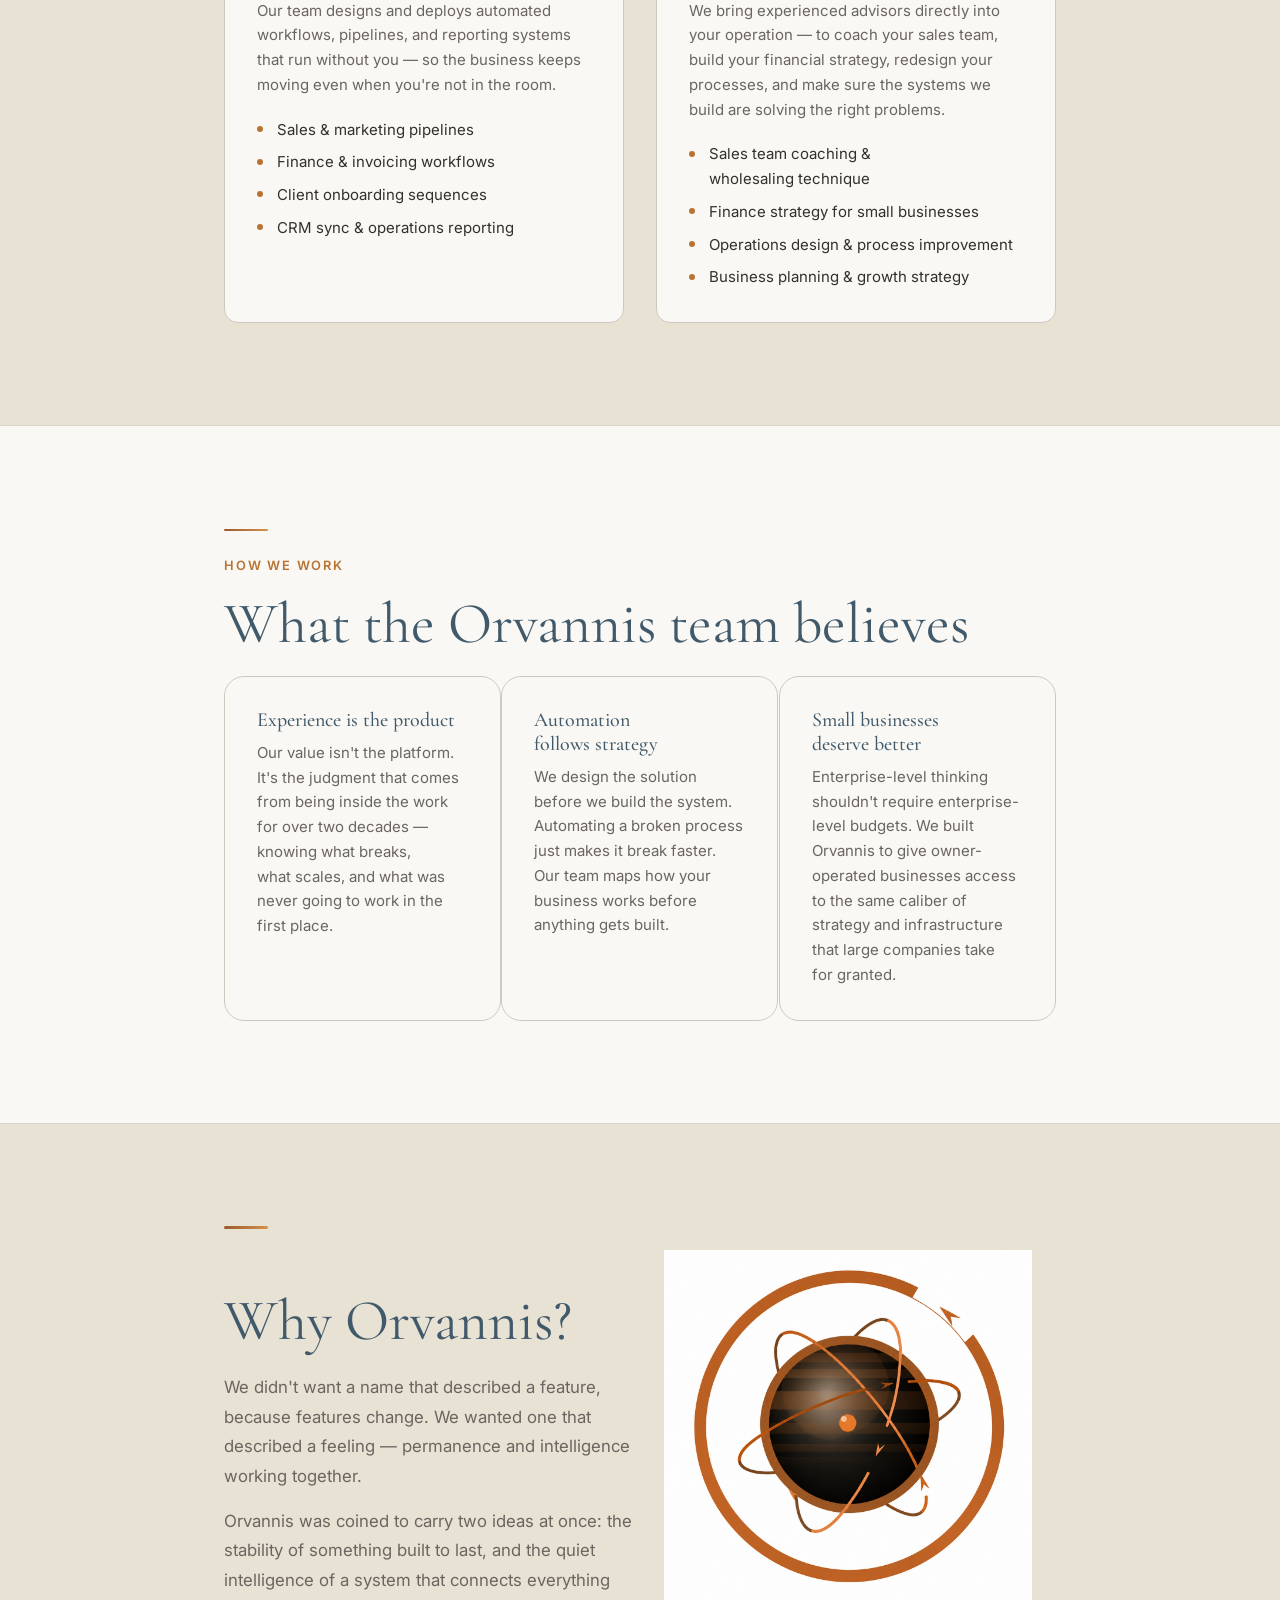
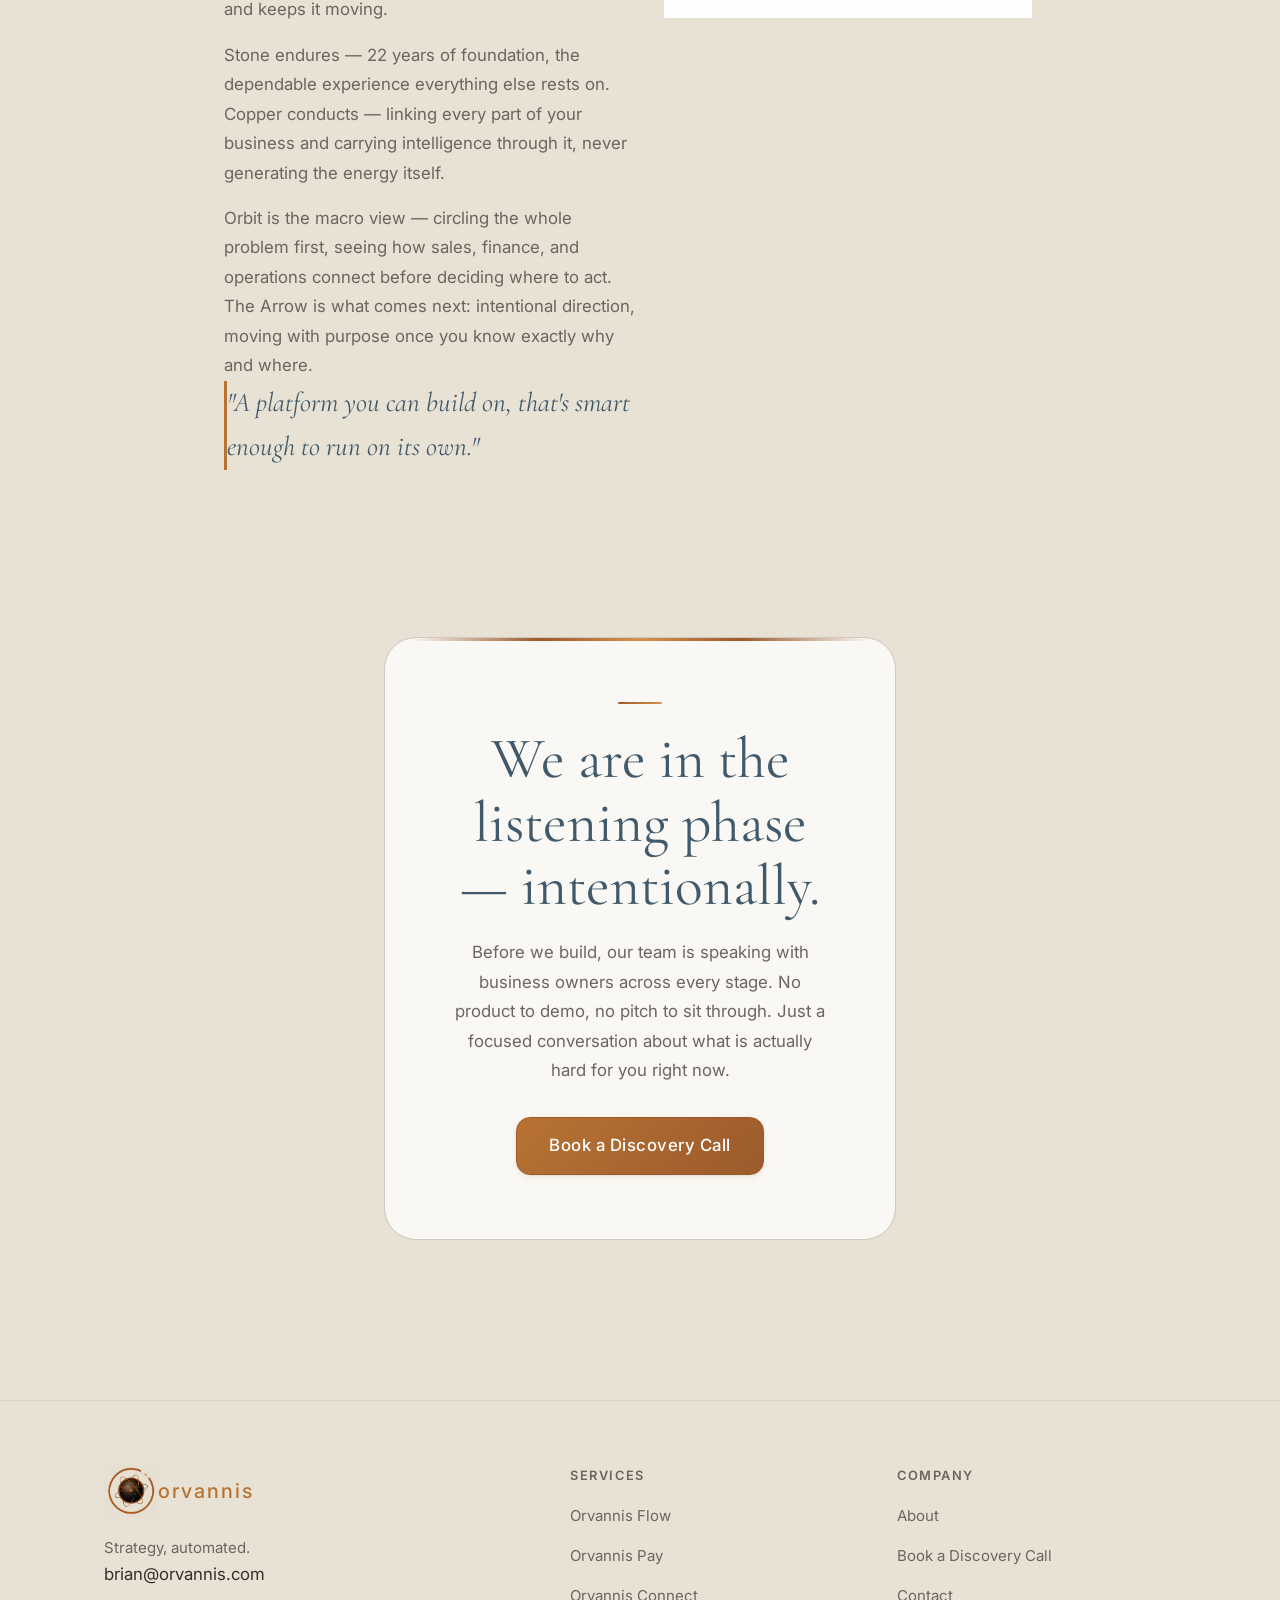
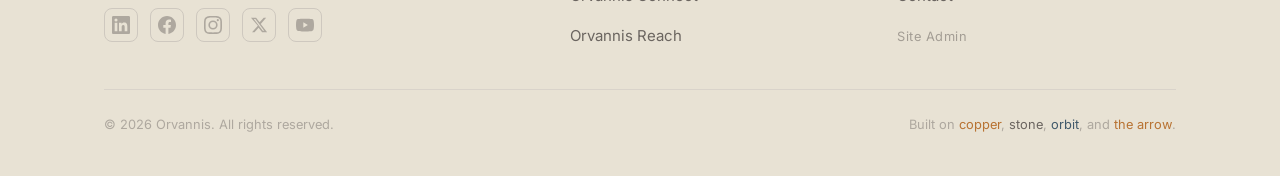
<file: about.html>
<!DOCTYPE html>
<html lang="en" data-theme="light">
<head>
  <meta charset="UTF-8"><meta name="viewport" content="width=device-width, initial-scale=1.0">
  <title>About — Orvannis</title>
  <meta name="description" content="The team behind Orvannis — strategy, automation, and 22 years of real business experience.">
  <meta property="og:type" content="website">
  <meta property="og:url" content="https://orvannis.com/about.html">
  <meta property="og:title" content="About — Orvannis">
  <meta property="og:description" content="The team behind Orvannis — strategy, automation, and 22 years of real business experience.">
  <meta property="og:image" content="https://orvannis.com/images/orvannis-logo-horiz-dark.jpg">
  <meta name="twitter:card" content="summary_large_image">
  <meta name="twitter:title" content="About — Orvannis">
  <meta name="twitter:description" content="The team behind Orvannis — strategy, automation, and 22 years of real business experience.">
  <meta name="twitter:image" content="https://orvannis.com/images/orvannis-logo-horiz-dark.jpg">
  <link rel="icon" type="image/svg+xml" href="images/favicon.svg">
  <link rel="stylesheet" href="css/tokens.css">
  <link rel="stylesheet" href="css/base.css">
  <link rel="stylesheet" href="css/main.css">
  <link rel="stylesheet" href="css/about.css">
  <script src="site.config.js"></script>
  <script src="js/render.js"></script>
  <script src="js/main.js" defer></script>
  <!-- Google Analytics 4 -->
  <script async src="https://www.googletagmanager.com/gtag/js?id=G-R4H89ZW2H5"></script>
  <script>
    window.dataLayer = window.dataLayer || [];
    function gtag(){dataLayer.push(arguments);}
    gtag('js', new Date());
    gtag('config', 'G-R4H89ZW2H5');
  </script>
</head>
<body data-page="about">

<div class="construction-notice">
  <p>Orvannis is accepting early discovery calls while we build out our first implementation partnerships — some sections are still in progress. The <a href="contact.html">Book a Discovery Call</a> button works, and we would love to chat about how we can help.</p>
</div>

<div class="site-top-banner">
  <img src="images/orvannis-banner-cream-v2.jpg" class="banner-img banner-img--for-light" alt="Orvannis — Strategy, automated.">
  <img src="images/orvannis-banner-dark-v2.jpg" class="banner-img banner-img--for-dark" alt="Orvannis — Strategy, automated.">
</div>

<header class="site-header">
  <div class="container">
    <nav class="nav-inner" role="navigation" aria-label="Main">
      <a href="index.html" class="nav-logo" aria-label="Orvannis home">
        <img src="images/orvannis-icon-only-cream.jpg" class="nav-logo-img nav-logo-img--light" alt="Orvannis">
        <img src="images/orvannis-icon-only-dark.jpg" class="nav-logo-img nav-logo-img--dark" alt="Orvannis">
      </a>
      <ul class="nav-links" role="list"></ul>
      <div class="nav-actions">
        <button class="btn-theme" data-theme-toggle aria-label="Toggle theme"></button>
        <a href="contact.html" class="btn btn-primary nav-cta">Book a Discovery Call</a>
        <div class="nav-login-wrap">
          <button class="nav-login-btn" aria-label="Account" aria-expanded="false" aria-haspopup="true">
            <svg width="20" height="20" viewBox="0 0 24 24" fill="none" stroke="currentColor" stroke-width="1.8" stroke-linecap="round"><circle cx="12" cy="8" r="4"/><path d="M4 20c0-4 3.6-7 8-7s8 3 8 7"/></svg>
          </button>
          <div class="nav-login-dropdown" role="menu">
            <a href="login.html" class="nav-login-option" role="menuitem">
              <svg width="15" height="15" viewBox="0 0 24 24" fill="none" stroke="currentColor" stroke-width="2" stroke-linecap="round"><path d="M20 21v-2a4 4 0 0 0-4-4H8a4 4 0 0 0-4 4v2"/><circle cx="12" cy="7" r="4"/></svg>
              <span>Customer Login</span>
            </a>
            <a href="admin.html" class="nav-login-option nav-login-option--admin" role="menuitem">
              <svg width="15" height="15" viewBox="0 0 24 24" fill="none" stroke="currentColor" stroke-width="2" stroke-linecap="round"><rect x="3" y="11" width="18" height="11" rx="2"/><path d="M7 11V7a5 5 0 0 1 10 0v4"/></svg>
              <span>Admin Access</span>
            </a>
          </div>
        </div>
        <button class="nav-toggle" aria-label="Open menu">
          <svg width="20" height="20" viewBox="0 0 24 24" fill="none" stroke="currentColor" stroke-width="2" stroke-linecap="round"><line x1="3" y1="6" x2="21" y2="6"/><line x1="3" y1="12" x2="21" y2="12"/><line x1="3" y1="18" x2="21" y2="18"/></svg>
        </button>
      </div>
    </nav>
  </div>
</header>

<nav class="mobile-nav" aria-label="Mobile">
  <button class="mobile-nav-close" aria-label="Close">
    <svg width="20" height="20" viewBox="0 0 24 24" fill="none" stroke="currentColor" stroke-width="2" stroke-linecap="round"><line x1="18" y1="6" x2="6" y2="18"/><line x1="6" y1="6" x2="18" y2="18"/></svg>
  </button>
  <ul class="mobile-nav-links" role="list"></ul>
  <a href="contact.html" class="btn btn-primary btn-lg mobile-cta" style="margin-top:auto">Book a Discovery Call</a>
</nav>

<main>

<!-- ══ HERO ══ -->
<section class="section section--hero-page" data-section="about-hero">
  <div class="container--normal">
    <div class="copper-rule reveal"></div>
    <span class="eyebrow reveal" data-hero-eyebrow>Built from experience, not from theory.</span>
    <h1 class="section-title reveal" style="max-width:22ch" data-hero-title>We've seen what slows good businesses down. We built Orvannis to fix it.</h1>
    <p class="section-body reveal" style="max-width:58ch;margin-top:var(--sp-4)" data-hero-subtitle>Two decades in sales, finance, and business operations — then the tools finally caught up...</p>
  </div>
</section>

<!-- ══ FOUNDER STORY ══ -->
<section class="section about-founder-section">
  <div class="container--normal">
    <div class="about-founder-grid">

      <!-- Left: rule + eyebrow + title (populated by render.js) -->
      <div class="founder-intro-col">
        <div class="copper-rule reveal"></div>
        <span class="eyebrow reveal" data-story-eyebrow>The Approach</span>
        <h2 class="section-title reveal" data-story-title>Two things most firms offer one at a time. We offer both.</h2>
        <blockquote class="about-quote reveal" data-story-quote>"The copper doesn't create the current. Your business does. We just make sure nothing is lost in transmission."</blockquote>
      </div>

      <!-- Right: founder story text -->
      <div class="founder-story-col">
        <div class="founder-portrait reveal">
          <img src="images/brian-oconnor-founder.jpg" alt="Brian O'Connor, founder of Orvannis">
          <p class="founder-portrait-caption">
            Brian O'Connor — Founder ·
            <a href="https://www.linkedin.com/in/brian-o-connor-019ab334/" target="_blank" rel="noopener noreferrer">LinkedIn</a>
          </p>
        </div>
        <div class="copper-rule reveal"></div>
        <span class="eyebrow reveal">The Founder</span>
        <h2 class="section-title reveal">Why Brian started Orvannis</h2>

        <p class="section-body reveal">After more than two decades in sales and finance — building teams, closing deals, managing cash flow, and watching businesses struggle with the same fixable problems over and over — Brian O'Connor founded Orvannis on a straightforward belief: most businesses don't fail because they lack technology. They fail because no one ever helped them build the right foundation.</p>

        <p class="section-body reveal" style="margin-top:var(--sp-4)">Most automation platforms are built by engineers who have studied business from the outside. Our team brings something different — real years spent inside the work. Hiring salespeople and teaching them wholesaling technique. Untangling cash flow problems for businesses that didn't know they had them. Building processes from scratch because no one had ever written them down.</p>

        <p class="section-body reveal" style="margin-top:var(--sp-4)">That experience is what drives how Orvannis operates. We don't hand you software and wish you luck. We understand what you're building, design solutions around how you actually work, and stay involved until it's working.</p>

        <blockquote class="about-quote reveal">
          "The gap isn't technology. It's judgment — knowing which problems to solve first, and how to solve them in a way that lasts."
        </blockquote>
      </div>

    </div>
  </div>
</section>

<!-- ══ WHAT MAKES US DIFFERENT ══ -->
<section class="section about-difference-section">
  <div class="container--normal">
    <div class="copper-rule reveal"></div>
    <span class="eyebrow reveal">Our Approach</span>
    <h2 class="section-title reveal" style="max-width:28ch">Two things most firms offer one at a time. We offer both.</h2>
    <p class="section-body reveal" style="max-width:58ch;margin-top:var(--sp-4)">The Orvannis team delivers every engagement on two tracks simultaneously — because strategy without execution is just advice, and automation without strategy is just noise.</p>

    <div class="difference-grid">
      <div class="difference-card difference-card--auto reveal reveal-delay-1">
        <div class="difference-icon">
          <svg width="28" height="28" viewBox="0 0 24 24" fill="none" stroke="currentColor" stroke-width="1.5" stroke-linecap="round"><path d="M12 2L2 7l10 5 10-5-10-5z"/><path d="M2 17l10 5 10-5"/><path d="M2 12l10 5 10-5"/></svg>
        </div>
        <h3 class="difference-title">Automated Systems</h3>
        <p class="difference-body">Our team designs and deploys automated workflows, pipelines, and reporting systems that run without you — so the business keeps moving even when you're not in the room.</p>
        <ul class="difference-list">
          <li>Sales &amp; marketing pipelines</li>
          <li>Finance &amp; invoicing workflows</li>
          <li>Client onboarding sequences</li>
          <li>CRM sync &amp; operations reporting</li>
        </ul>
      </div>

      <div class="difference-card difference-card--advisory reveal reveal-delay-2">
        <div class="difference-icon">
          <svg width="28" height="28" viewBox="0 0 24 24" fill="none" stroke="currentColor" stroke-width="1.5" stroke-linecap="round"><circle cx="12" cy="8" r="4"/><path d="M4 20c0-4 3.6-7 8-7s8 3 8 7"/></svg>
        </div>
        <h3 class="difference-title">Advisory &amp; Coaching</h3>
        <p class="difference-body">We bring experienced advisors directly into your operation — to coach your sales team, build your financial strategy, redesign your processes, and make sure the systems we build are solving the right problems.</p>
        <ul class="difference-list">
          <li>Sales team coaching &amp; wholesaling technique</li>
          <li>Finance strategy for small businesses</li>
          <li>Operations design &amp; process improvement</li>
          <li>Business planning &amp; growth strategy</li>
        </ul>
      </div>
    </div>
  </div>
</section>


<!-- ══ VALUES ══ -->
<section class="section" style="background:var(--color-surface);border-top:1px solid var(--color-divider);border-bottom:1px solid var(--color-divider)">
  <div class="container--normal">
    <div class="copper-rule reveal"></div>
    <span class="eyebrow reveal">How We Work</span>
    <h2 class="section-title reveal">What the Orvannis team believes</h2>
    <div class="mission-grid">
      <div class="perspective-wrap">
        <div class="card-3d reveal reveal-delay-1">
          <h3 class="card-title">Experience is the product</h3>
          <p class="card-body">Our value isn't the platform. It's the judgment that comes from being inside the work for over two decades — knowing what breaks, what scales, and what was never going to work in the first place.</p>
        </div>
      </div>
      <div class="perspective-wrap">
        <div class="card-3d reveal reveal-delay-2">
          <h3 class="card-title">Automation follows strategy</h3>
          <p class="card-body">We design the solution before we build the system. Automating a broken process just makes it break faster. Our team maps how your business works before anything gets built.</p>
        </div>
      </div>
      <div class="perspective-wrap">
        <div class="card-3d reveal reveal-delay-3">
          <h3 class="card-title">Small businesses deserve better</h3>
          <p class="card-body">Enterprise-level thinking shouldn't require enterprise-level budgets. We built Orvannis to give owner-operated businesses access to the same caliber of strategy and infrastructure that large companies take for granted.</p>
        </div>
      </div>
    </div>
  </div>
</section>


<!-- ══ BRAND MEANING ══ -->
<section class="section">
  <div class="container--normal">
    <div class="about-story-grid">
      <div class="about-story-text">
        <div class="copper-rule reveal"></div>
        <span class="eyebrow reveal">The Name</span>
        <h2 class="section-title reveal">Why Orvannis?</h2>
        <p class="section-body reveal">We didn't want a name that described a feature, because features change. We wanted one that described a feeling — permanence and intelligence working together.</p>
        <p class="section-body reveal" style="margin-top:var(--sp-4)">Orvannis was coined to carry two ideas at once: the stability of something built to last, and the quiet intelligence of a system that connects everything and keeps it moving.</p>
        <p class="section-body reveal" style="margin-top:var(--sp-4)">Stone endures — 22 years of foundation, the dependable experience everything else rests on. Copper conducts — linking every part of your business and carrying intelligence through it, never generating the energy itself.</p>
        <p class="section-body reveal" style="margin-top:var(--sp-4)">Orbit is the macro view — circling the whole problem first, seeing how sales, finance, and operations connect before deciding where to act. The Arrow is what comes next: intentional direction, moving with purpose once you know exactly why and where.</p>
        <blockquote class="about-quote reveal">"A platform you can build on, that's smart enough to run on its own."</blockquote>
      </div>
      <div class="about-story-visual reveal">
        <div class="brand-mark-wrap">
          <img
            src="images/orvannis-mark-dark.jpg"
            alt="Orvannis brand mark — copper orbital rings around a basalt planet"
            class="brand-mark-img brand-mark-img--dark"
          >
          <img
            src="images/orvannis-mark-light.jpg"
            alt="Orvannis brand mark — copper orbital rings around a basalt planet"
            class="brand-mark-img brand-mark-img--light"
          >
        </div>
      </div>
    </div>
  </div>
</section>


<!-- ══ CTA ══ -->
<section class="section section--tight">
  <div class="container--text">
    <div class="cta-box reveal">
      <div class="copper-rule copper-rule--center"></div>
      <h2 class="section-title">We are in the listening phase — intentionally.</h2>
      <p class="section-body">Before we build, our team is speaking with business owners across every stage. No product to demo, no pitch to sit through. Just a focused conversation about what is actually hard for you right now.</p>
      <div class="cta-actions" style="margin-top:var(--sp-8)">
        <a href="contact.html" class="btn btn-primary btn-lg">Book a Discovery Call</a>
      </div>
    </div>
  </div>
</section>

</main>

<footer class="site-footer">
  <div class="container">
    <div class="footer-grid">
      <div class="footer-brand">
        <a href="index.html" class="nav-logo">
          <span class="footer-icon-wrap"><img src="images/orvannis-mark-light.jpg" class="nav-logo-img nav-logo-img--light footer-logo-img" alt="Orvannis">
          <img src="images/orvannis-mark-dark.jpg" class="nav-logo-img nav-logo-img--dark footer-logo-img" alt="Orvannis"></span>
          <span class="nav-logo-text footer-logo-text"><span class="footer-logo-o">O</span>rvannis</span>
        </a>
        <p data-brand-tagline></p>
        <a href="mailto:brian@orvannis.com" class="footer-email">brian@orvannis.com</a>
        <div class="footer-socials">
          <a href="https://linkedin.com/company/orvannis" class="social-icon" aria-label="LinkedIn" data-social="linkedin" target="_blank" rel="noopener noreferrer">
            <svg width="18" height="18" viewBox="0 0 24 24" fill="currentColor" aria-hidden="true">
              <path d="M20.447 20.452h-3.554v-5.569c0-1.328-.027-3.037-1.852-3.037-1.853 0-2.136 1.445-2.136 2.939v5.667H9.351V9h3.414v1.561h.046c.477-.9 1.637-1.85 3.37-1.85 3.601 0 4.267 2.37 4.267 5.455v6.286zM5.337 7.433a2.062 2.062 0 0 1-2.063-2.065 2.064 2.064 0 1 1 2.063 2.065zm1.782 13.019H3.555V9h3.564v11.452zM22.225 0H1.771C.792 0 0 .774 0 1.729v20.542C0 23.227.792 24 1.771 24h20.451C23.2 24 24 23.227 24 22.271V1.729C24 .774 23.2 0 22.222 0h.003z"/>
            </svg>
          </a>
          <a href="https://www.facebook.com/profile.php?id=61591265527848" class="social-icon" aria-label="Facebook" data-social="facebook" target="_blank" rel="noopener noreferrer">
            <svg width="18" height="18" viewBox="0 0 24 24" fill="currentColor" aria-hidden="true">
              <path d="M24 12.073c0-6.627-5.373-12-12-12s-12 5.373-12 12c0 5.99 4.388 10.954 10.125 11.854v-8.385H7.078v-3.47h3.047V9.43c0-3.007 1.792-4.669 4.533-4.669 1.312 0 2.686.235 2.686.235v2.953H15.83c-1.491 0-1.956.925-1.956 1.874v2.25h3.328l-.532 3.47h-2.796v8.385C19.612 23.027 24 18.062 24 12.073z"/>
            </svg>
          </a>
          <a href="https://www.instagram.com/OrvannisLLC" class="social-icon" aria-label="Instagram" data-social="instagram" target="_blank" rel="noopener noreferrer">
            <svg width="18" height="18" viewBox="0 0 24 24" fill="currentColor" aria-hidden="true">
              <path d="M12 2.163c3.204 0 3.584.012 4.85.07 3.252.148 4.771 1.691 4.919 4.919.058 1.265.069 1.645.069 4.849 0 3.205-.012 3.584-.069 4.849-.149 3.225-1.664 4.771-4.919 4.919-1.266.058-1.644.07-4.85.07-3.204 0-3.584-.012-4.849-.07-3.26-.149-4.771-1.699-4.919-4.92-.058-1.265-.07-1.644-.07-4.849 0-3.204.013-3.583.07-4.849.149-3.227 1.664-4.771 4.919-4.919 1.266-.057 1.645-.069 4.849-.069zm0-2.163c-3.259 0-3.667.014-4.947.072-4.358.2-6.78 2.618-6.98 6.98-.059 1.281-.073 1.689-.073 4.948 0 3.259.014 3.668.072 4.948.2 4.358 2.618 6.78 6.98 6.98 1.281.058 1.689.072 4.948.072 3.259 0 3.668-.014 4.948-.072 4.354-.2 6.782-2.618 6.979-6.98.059-1.28.073-1.689.073-4.948 0-3.259-.014-3.667-.072-4.947-.196-4.354-2.617-6.78-6.979-6.98-1.281-.059-1.69-.073-4.949-.073zm0 5.838a6.162 6.162 0 1 0 0 12.324 6.162 6.162 0 0 0 0-12.324zM12 16a4 4 0 1 1 0-8 4 4 0 0 1 0 8zm6.406-11.845a1.44 1.44 0 1 0 0 2.881 1.44 1.44 0 0 0 0-2.881z"/>
            </svg>
          </a>
          <a href="https://x.com/orvannis" class="social-icon" aria-label="X (Twitter)" data-social="x" target="_blank" rel="noopener noreferrer">
            <svg width="18" height="18" viewBox="0 0 24 24" fill="currentColor" aria-hidden="true">
              <path d="M18.244 2.25h3.308l-7.227 8.26 8.502 11.24H16.17l-4.714-6.231-5.401 6.231H2.744l7.73-8.835L1.254 2.25H8.08l4.713 6.231zm-1.161 17.52h1.833L7.084 4.126H5.117z"/>
            </svg>
          </a>
          <a href="https://youtube.com/@OrvannisHQ" class="social-icon" aria-label="YouTube" data-social="youtube" target="_blank" rel="noopener noreferrer">
            <svg width="18" height="18" viewBox="0 0 24 24" fill="currentColor" aria-hidden="true">
              <path d="M23.498 6.186a2.97 2.97 0 0 0-2.088-2.088C19.692 3.5 12 3.5 12 3.5s-7.692 0-9.41.598A2.97 2.97 0 0 0 .502 6.186 31.06 31.06 0 0 0 0 12a31.06 31.06 0 0 0 .502 5.814 2.97 2.97 0 0 0 2.088 2.088C4.308 20.5 12 20.5 12 20.5s7.692 0 9.41-.598a2.97 2.97 0 0 0 2.088-2.088A31.06 31.06 0 0 0 24 12a31.06 31.06 0 0 0-.502-5.814zM9.75 15.568V8.432L15.818 12 9.75 15.568z"/>
            </svg>
          </a>
        </div>
      </div>
      <div><p class="footer-col-title">Services</p><ul class="footer-links"><li><a href="platform.html#flow">Orvannis Flow</a></li><li><a href="platform.html#pay">Orvannis Pay</a></li><li><a href="platform.html#connect">Orvannis Connect</a></li><li><a href="platform.html#reach">Orvannis Reach</a></li></ul></div>
      <div><p class="footer-col-title">Company</p><ul class="footer-links"><li><a href="about.html">About</a></li><li><a href="contact.html">Book a Discovery Call</a></li><li><a href="mailto:brian@orvannis.com">Contact</a></li>
          <li><a href="admin.html" class="footer-admin-link">Site Admin</a></li>
</ul></div>
    </div>
    <div class="footer-bottom"><p data-copyright></p><p data-signoff></p></div>
  </div>
</footer>
</body>
</html>
</file>
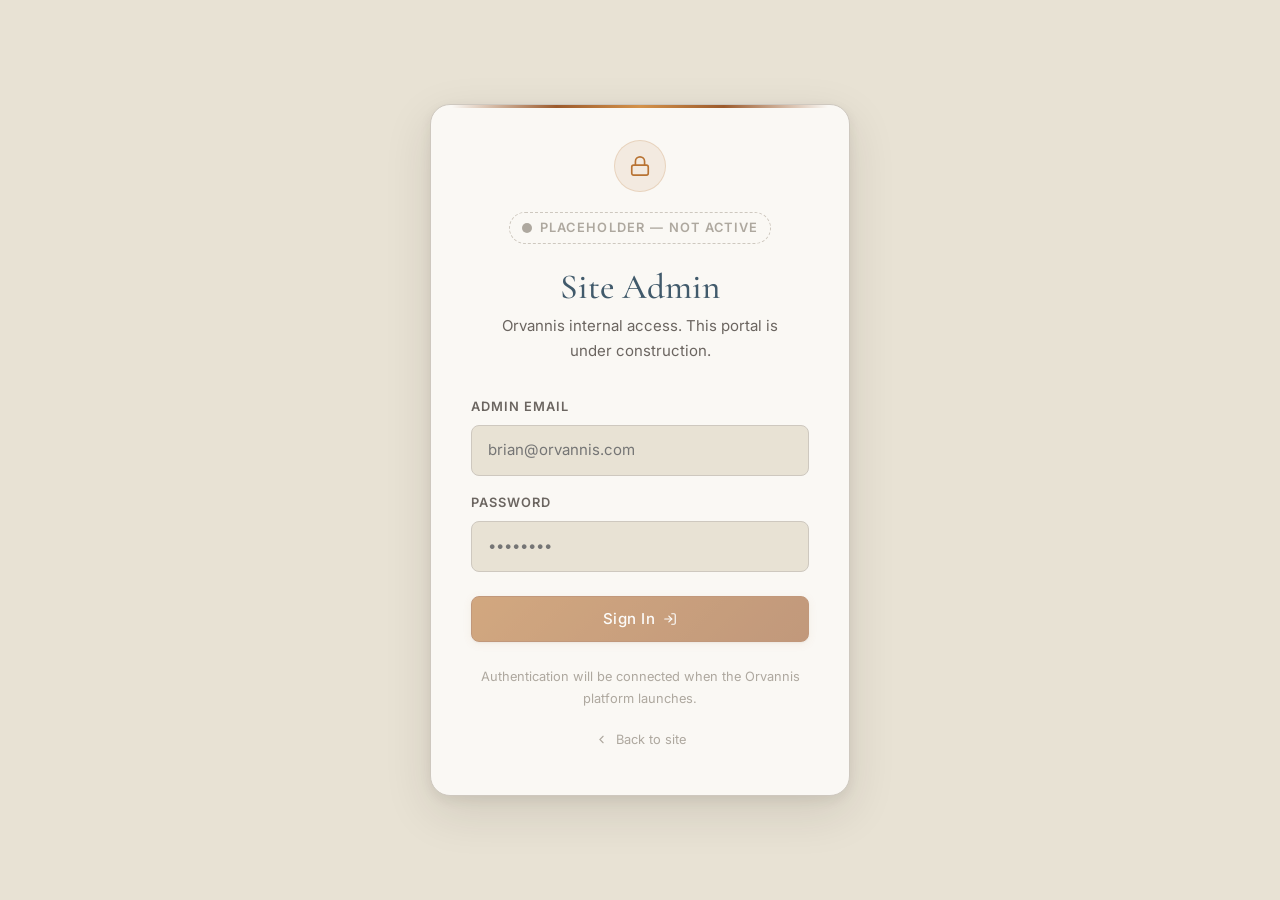
<file: admin.html>
<!DOCTYPE html>
<html lang="en" data-theme="light">
<head>
  <meta charset="UTF-8"><meta name="viewport" content="width=device-width, initial-scale=1.0">
  <title>Admin — Orvannis</title>
  <link rel="icon" type="image/svg+xml" href="images/favicon.svg">
  <link rel="stylesheet" href="css/tokens.css">
  <link rel="stylesheet" href="css/base.css">
  <link rel="stylesheet" href="css/main.css">
  <script src="site.config.js"></script>
  <script src="js/render.js"></script>
  <script src="js/main.js" defer></script>
  <style>
    .admin-page {
      min-height: 100vh;
      display: flex;
      align-items: center;
      justify-content: center;
      padding: var(--sp-8);
      background: var(--color-bg);
    }
    .admin-card {
      background: var(--color-surface);
      border: 1px solid var(--color-border);
      border-radius: var(--r-xl);
      padding: var(--sp-10) var(--sp-10);
      width: 100%;
      max-width: 420px;
      box-shadow: var(--shadow-lg);
      text-align: center;
    }
    .admin-card::before {
      content: '';
      display: block;
      height: 3px;
      margin: calc(-1 * var(--sp-10)) calc(-1 * var(--sp-10)) var(--sp-8);
      border-radius: var(--r-xl) var(--r-xl) 0 0;
      background: linear-gradient(90deg, transparent 5%, var(--copper-muted) 30%, var(--copper-bright) 50%, var(--copper-muted) 70%, transparent 95%);
    }
    .admin-icon {
      width: 52px;
      height: 52px;
      border-radius: var(--r-full);
      background: var(--color-primary-pale);
      border: 1px solid var(--color-primary-glow);
      display: flex;
      align-items: center;
      justify-content: center;
      color: var(--color-primary);
      margin: 0 auto var(--sp-5);
    }
    .admin-title {
      font-family: var(--font-display);
      font-size: var(--text-xl);
      color: var(--color-heading);
      margin-bottom: var(--sp-2);
    }
    .admin-subtitle {
      font-size: var(--text-sm);
      color: var(--color-text-muted);
      margin-bottom: var(--sp-8);
    }
    .admin-form { display: flex; flex-direction: column; gap: var(--sp-4); text-align: left; }
    .admin-label {
      font-size: var(--text-xs);
      font-weight: 600;
      letter-spacing: 0.08em;
      text-transform: uppercase;
      color: var(--color-text-muted);
      margin-bottom: var(--sp-2);
      display: block;
    }
    .admin-input {
      width: 100%;
      padding: var(--sp-3) var(--sp-4);
      font-size: var(--text-sm);
      font-family: var(--font-body);
      color: var(--color-text);
      background: var(--color-bg);
      border: 1px solid var(--color-border);
      border-radius: var(--r-md);
      outline: none;
      transition: border-color var(--dur-fast) var(--ease-out),
                  box-shadow var(--dur-fast) var(--ease-out);
    }
    .admin-input:focus {
      border-color: var(--color-primary);
      box-shadow: 0 0 0 3px var(--color-primary-pale);
    }
    .admin-note {
      font-size: var(--text-xs);
      color: var(--color-text-faint);
      margin-top: var(--sp-6);
      text-align: center;
    }
    .admin-back {
      display: inline-flex;
      align-items: center;
      gap: var(--sp-2);
      font-size: var(--text-xs);
      color: var(--color-text-faint);
      margin-top: var(--sp-5);
      transition: color var(--dur-fast) var(--ease-out);
    }
    .admin-back:hover { color: var(--color-primary); }
    .badge-placeholder {
      display: inline-flex;
      align-items: center;
      gap: var(--sp-2);
      font-size: var(--text-xs);
      font-weight: 600;
      letter-spacing: 0.1em;
      text-transform: uppercase;
      color: var(--color-text-faint);
      border: 1px dashed var(--color-border);
      border-radius: var(--r-full);
      padding: var(--sp-1) var(--sp-3);
      margin-bottom: var(--sp-6);
    }
  </style>
  <!-- Google Analytics 4 -->
  <script async src="https://www.googletagmanager.com/gtag/js?id=G-R4H89ZW2H5"></script>
  <script>
    window.dataLayer = window.dataLayer || [];
    function gtag(){dataLayer.push(arguments);}
    gtag('js', new Date());
    gtag('config', 'G-R4H89ZW2H5');
  </script>
</head>
<body>

<main class="admin-page">
  <div class="admin-card">
    <div class="admin-icon">
      <svg width="22" height="22" viewBox="0 0 24 24" fill="none" stroke="currentColor" stroke-width="1.8" stroke-linecap="round">
        <rect x="3" y="11" width="18" height="11" rx="2"/>
        <path d="M7 11V7a5 5 0 0 1 10 0v4"/>
      </svg>
    </div>
    <span class="badge-placeholder">
      <svg width="10" height="10" viewBox="0 0 10 10" fill="currentColor"><circle cx="5" cy="5" r="5"/></svg>
      Placeholder — Not Active
    </span>
    <h1 class="admin-title">Site Admin</h1>
    <p class="admin-subtitle">Orvannis internal access. This portal is under construction.</p>

    <form class="admin-form" onsubmit="return false;">
      <div>
        <label class="admin-label" for="admin-email">Admin Email</label>
        <input class="admin-input" type="email" id="admin-email" placeholder="brian@orvannis.com" autocomplete="email">
      </div>
      <div>
        <label class="admin-label" for="admin-pass">Password</label>
        <input class="admin-input" type="password" id="admin-pass" placeholder="••••••••" autocomplete="current-password">
      </div>
      <button class="btn btn-primary" style="width:100%;justify-content:center;margin-top:var(--sp-2)" disabled>
        Sign In
        <svg width="14" height="14" viewBox="0 0 24 24" fill="none" stroke="currentColor" stroke-width="2" stroke-linecap="round"><path d="M15 3h4a2 2 0 0 1 2 2v14a2 2 0 0 1-2 2h-4"/><polyline points="10 17 15 12 10 7"/><line x1="15" y1="12" x2="3" y2="12"/></svg>
      </button>
    </form>

    <p class="admin-note">Authentication will be connected when the Orvannis platform launches.</p>

    <a href="index.html" class="admin-back">
      <svg width="13" height="13" viewBox="0 0 24 24" fill="none" stroke="currentColor" stroke-width="2" stroke-linecap="round"><polyline points="15 18 9 12 15 6"/></svg>
      Back to site
    </a>
  </div>
</main>

</body>
</html>
</file>
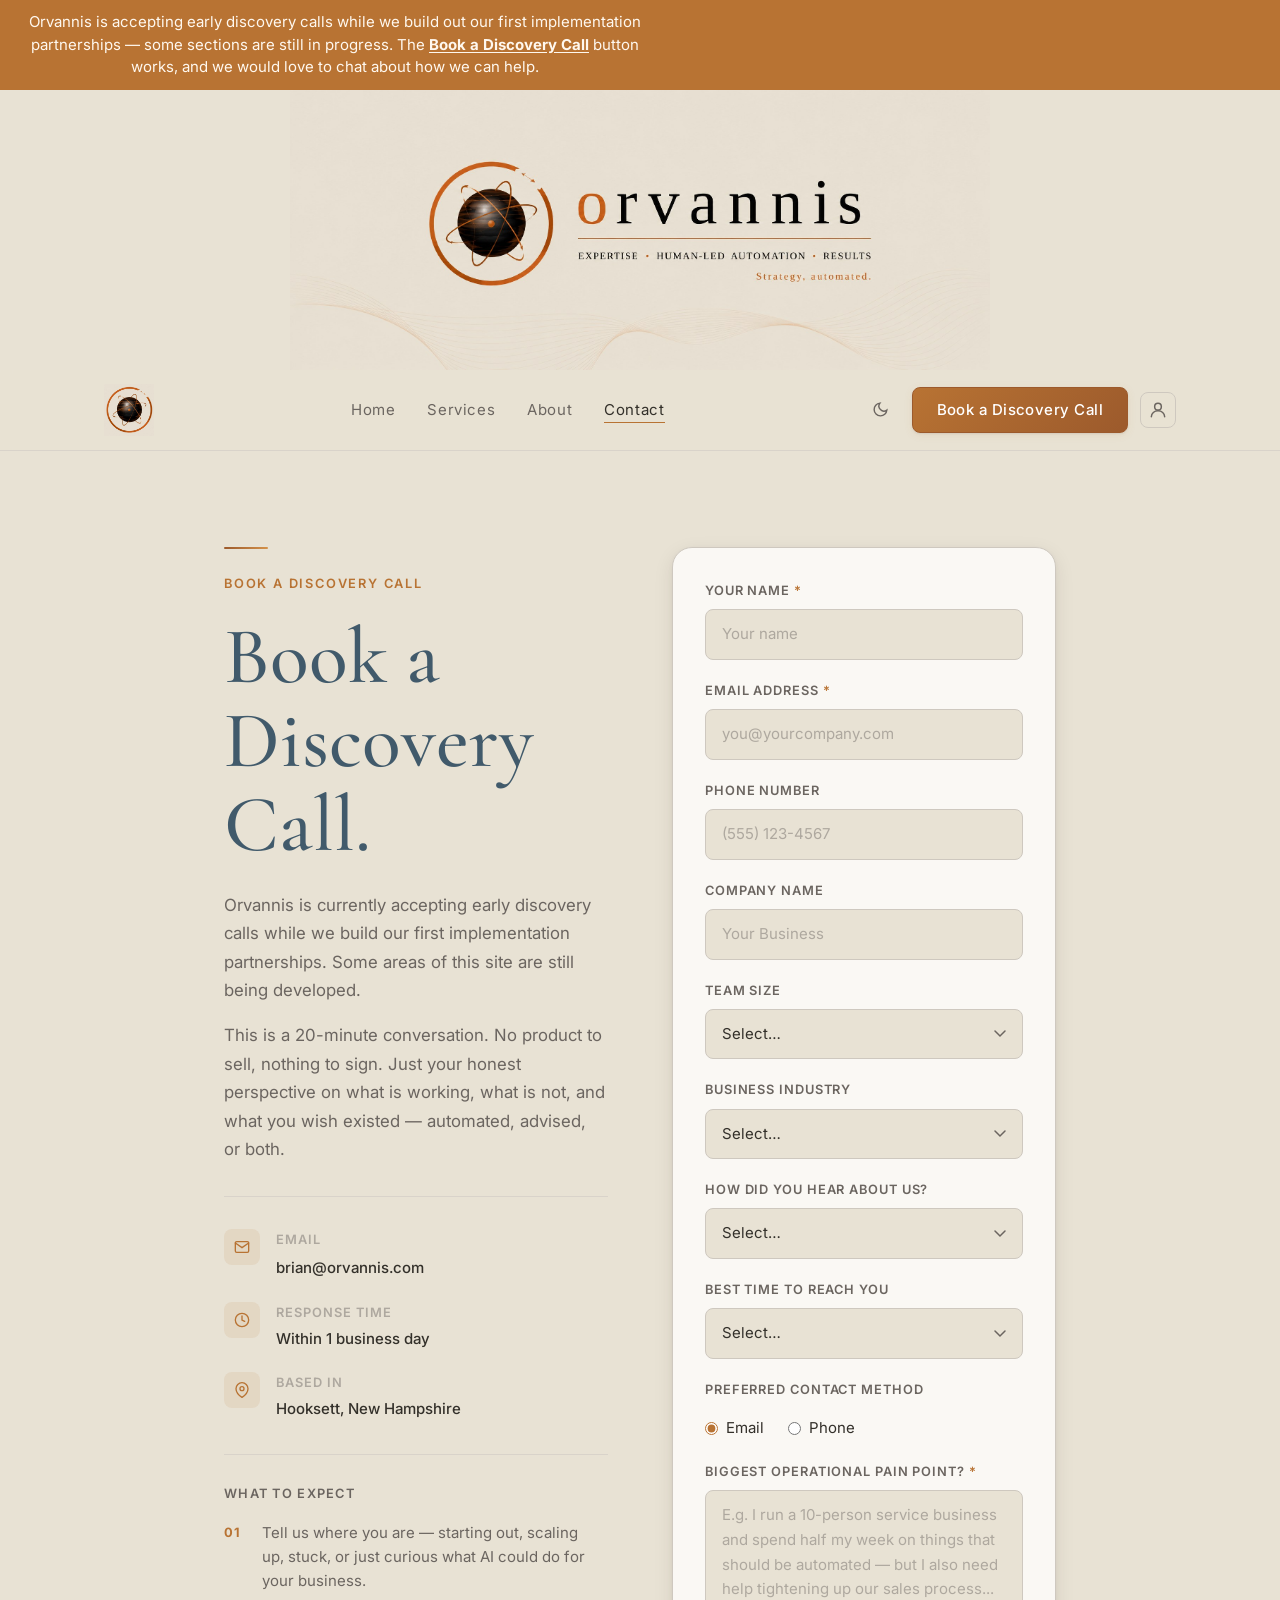
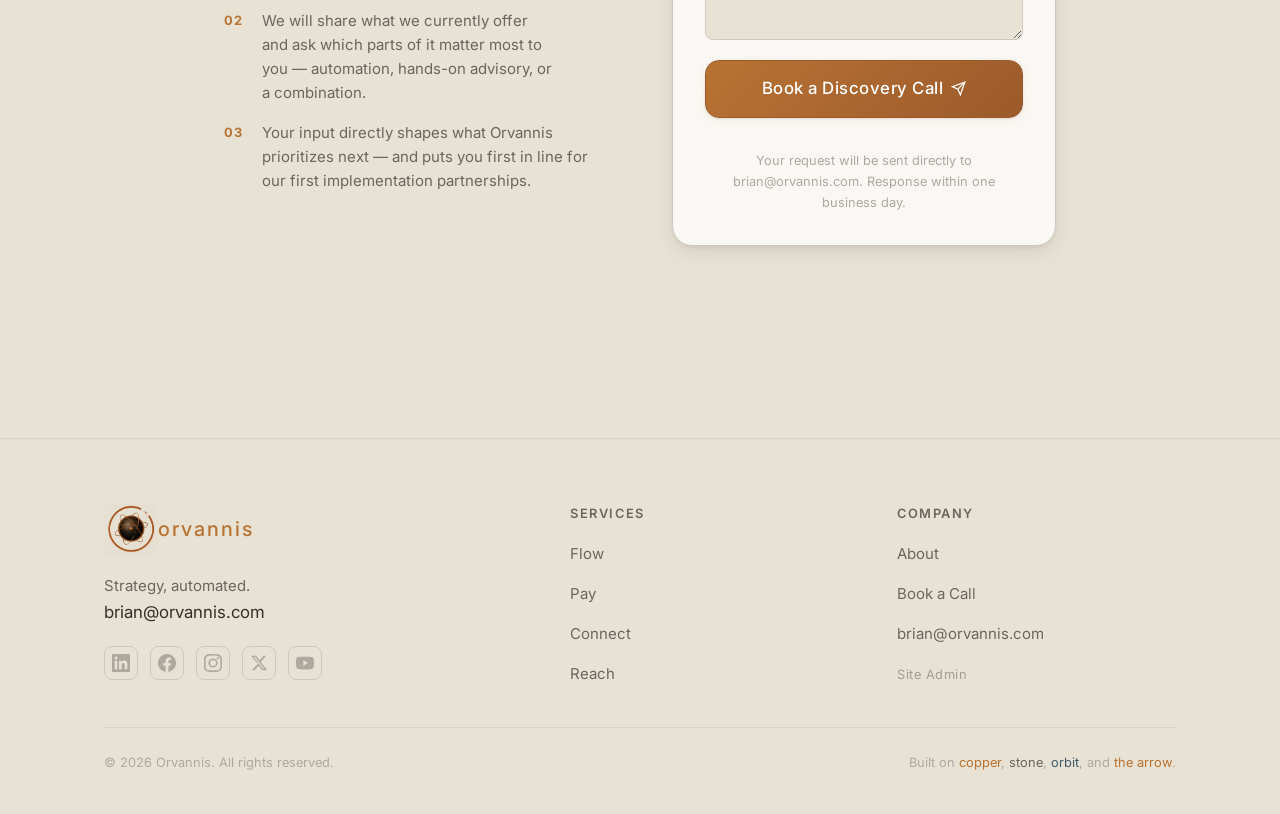
<file: contact.html>
<!DOCTYPE html>
<html lang="en" data-theme="light">
<head>
  <meta charset="UTF-8"><meta name="viewport" content="width=device-width, initial-scale=1.0">
  <title>Contact — Orvannis</title>
  <meta name="description" content="Book a discovery call with Orvannis.">
  <meta property="og:type" content="website">
  <meta property="og:url" content="https://orvannis.com/contact.html">
  <meta property="og:title" content="Contact — Orvannis">
  <meta property="og:description" content="Book a discovery call with Orvannis.">
  <meta property="og:image" content="https://orvannis.com/images/orvannis-logo-horiz-dark.jpg">
  <meta name="twitter:card" content="summary_large_image">
  <meta name="twitter:title" content="Contact — Orvannis">
  <meta name="twitter:description" content="Book a discovery call with Orvannis.">
  <meta name="twitter:image" content="https://orvannis.com/images/orvannis-logo-horiz-dark.jpg">
  <link rel="icon" type="image/svg+xml" href="images/favicon.svg">
  <link rel="stylesheet" href="css/tokens.css">
  <link rel="stylesheet" href="css/base.css">
  <link rel="stylesheet" href="css/main.css">
  <link rel="stylesheet" href="css/contact.css">
  <script src="site.config.js"></script>
  <script src="js/render.js"></script>
  <script src="js/main.js" defer></script>
  <!-- Google Analytics 4 -->
  <script async src="https://www.googletagmanager.com/gtag/js?id=G-R4H89ZW2H5"></script>
  <script>
    window.dataLayer = window.dataLayer || [];
    function gtag(){dataLayer.push(arguments);}
    gtag('js', new Date());
    gtag('config', 'G-R4H89ZW2H5');
  </script>
</head>
<body data-page="contact">

<div class="construction-notice">
  <p>Orvannis is accepting early discovery calls while we build out our first implementation partnerships — some sections are still in progress. The <a href="contact.html">Book a Discovery Call</a> button works, and we would love to chat about how we can help.</p>
</div>

<div class="site-top-banner">
  <img src="images/orvannis-banner-cream-v2.jpg" class="banner-img banner-img--for-light" alt="Orvannis — Strategy, automated.">
  <img src="images/orvannis-banner-dark-v2.jpg" class="banner-img banner-img--for-dark" alt="Orvannis — Strategy, automated.">
</div>

<header class="site-header">
  <div class="container">
    <nav class="nav-inner" role="navigation" aria-label="Main">
      <a href="index.html" class="nav-logo" aria-label="Orvannis home">
        <img src="images/orvannis-icon-only-cream.jpg" class="nav-logo-img nav-logo-img--light" alt="Orvannis">
        <img src="images/orvannis-icon-only-dark.jpg" class="nav-logo-img nav-logo-img--dark" alt="Orvannis">
      </a>
      <ul class="nav-links" role="list"></ul>
      <div class="nav-actions">
        <button class="btn-theme" data-theme-toggle aria-label="Toggle theme"></button>
        <a href="contact.html" class="btn btn-primary nav-cta">Book a Discovery Call</a>
        <div class="nav-login-wrap">
          <button class="nav-login-btn" aria-label="Account" aria-expanded="false" aria-haspopup="true">
            <svg width="20" height="20" viewBox="0 0 24 24" fill="none" stroke="currentColor" stroke-width="1.8" stroke-linecap="round"><circle cx="12" cy="8" r="4"/><path d="M4 20c0-4 3.6-7 8-7s8 3 8 7"/></svg>
          </button>
          <div class="nav-login-dropdown" role="menu">
            <a href="login.html" class="nav-login-option" role="menuitem">
              <svg width="15" height="15" viewBox="0 0 24 24" fill="none" stroke="currentColor" stroke-width="2" stroke-linecap="round"><path d="M20 21v-2a4 4 0 0 0-4-4H8a4 4 0 0 0-4 4v2"/><circle cx="12" cy="7" r="4"/></svg>
              <span>Customer Login</span>
            </a>
            <a href="admin.html" class="nav-login-option nav-login-option--admin" role="menuitem">
              <svg width="15" height="15" viewBox="0 0 24 24" fill="none" stroke="currentColor" stroke-width="2" stroke-linecap="round"><rect x="3" y="11" width="18" height="11" rx="2"/><path d="M7 11V7a5 5 0 0 1 10 0v4"/></svg>
              <span>Admin Access</span>
            </a>
          </div>
        </div>
        <button class="nav-toggle" aria-label="Open menu">
          <svg width="20" height="20" viewBox="0 0 24 24" fill="none" stroke="currentColor" stroke-width="2" stroke-linecap="round"><line x1="3" y1="6" x2="21" y2="6"/><line x1="3" y1="12" x2="21" y2="12"/><line x1="3" y1="18" x2="21" y2="18"/></svg>
        </button>
      </div>
    </nav>
  </div>
</header>
<nav class="mobile-nav"><button class="mobile-nav-close" aria-label="Close"><svg width="20" height="20" viewBox="0 0 24 24" fill="none" stroke="currentColor" stroke-width="2" stroke-linecap="round"><line x1="18" y1="6" x2="6" y2="18"/><line x1="6" y1="6" x2="18" y2="18"/></svg></button><ul class="mobile-nav-links" role="list"></ul><a href="contact.html" class="btn btn-primary btn-lg mobile-cta" style="margin-top:auto">Book a Call</a></nav>

<main>
<section class="contact-layout">
  <div class="container--normal">
    <div class="contact-grid">

      <!-- INFO COLUMN -->
      <div class="contact-info fade-up">
        <div class="copper-rule"></div>
        <p class="page-hero-eyebrow" data-hero-eyebrow>Get in Touch</p>
        <h1 class="contact-title" data-hero-title>Book a<br>Discovery Call.</h1>
        <p class="contact-body" data-contact-body1>Orvannis is not live yet. We are in the research phase — speaking with business owners to understand which problems are the most urgent and which solutions are worth building first.</p>
        <p class="contact-body" data-contact-body2 style="margin-top:var(--sp-4)">This is a 20-minute conversation. No product to sell, nothing to sign. Just your honest perspective on what is working, what is not, and what you wish existed — automated, advised, or both.</p>

        <div class="contact-details">
          <div class="contact-detail">
            <div class="contact-detail-icon"><svg width="16" height="16" viewBox="0 0 24 24" fill="none" stroke="currentColor" stroke-width="2" stroke-linecap="round"><path d="M4 4h16c1.1 0 2 .9 2 2v12c0 1.1-.9 2-2 2H4c-1.1 0-2-.9-2-2V6c0-1.1.9-2 2-2z"/><polyline points="22,6 12,13 2,6"/></svg></div>
            <div><p class="contact-detail-label">Email</p><a href="mailto:brian@orvannis.com" class="contact-detail-value">brian@orvannis.com</a></div>
          </div>
          <div class="contact-detail">
            <div class="contact-detail-icon"><svg width="16" height="16" viewBox="0 0 24 24" fill="none" stroke="currentColor" stroke-width="2" stroke-linecap="round"><circle cx="12" cy="12" r="10"/><polyline points="12 6 12 12 16 14"/></svg></div>
            <div><p class="contact-detail-label">Response time</p><p class="contact-detail-value">Within 1 business day</p></div>
          </div>
          <div class="contact-detail">
            <div class="contact-detail-icon"><svg width="16" height="16" viewBox="0 0 24 24" fill="none" stroke="currentColor" stroke-width="2" stroke-linecap="round"><path d="M21 10c0 7-9 13-9 13s-9-6-9-13a9 9 0 0 1 18 0z"/><circle cx="12" cy="10" r="3"/></svg></div>
            <div><p class="contact-detail-label">Based in</p><p class="contact-detail-value" data-brand-location>Hooksett, New Hampshire</p></div>
          </div>
        </div>

        <div class="what-to-expect">
          <h3>What to expect</h3>
          <ol>
            <li><span class="step-num">01</span><span data-step-text>Tell us where you are — starting out, scaling up, stuck, or just curious what AI could do for your business.</span></li>
            <li><span class="step-num">02</span><span data-step-text>We'll share what we are building and ask which parts matter most to you — automated solutions, hands-on advisory, or a combination.</span></li>
            <li><span class="step-num">03</span><span data-step-text>Your input directly shapes what Orvannis prioritizes — and puts you first in line when we launch.</span></li>
          </ol>
        </div>
      </div>

      <!-- FORM COLUMN -->
      <div class="contact-form-wrap fade-up delay-2">
        <form id="contact-form" novalidate>
          <div class="form-group">
            <label class="form-label" for="name">Your name <span style="color:var(--color-primary)">*</span></label>
            <input class="form-input" type="text" id="name" name="name" placeholder="Your name" required autocomplete="name">
          </div>
          <div class="form-group">
            <label class="form-label" for="email">Email address <span style="color:var(--color-primary)">*</span></label>
            <input class="form-input" type="email" id="email" name="email" placeholder="you@yourcompany.com" required autocomplete="email">
          </div>
          <div class="form-group">
            <label class="form-label" for="phone">Phone number</label>
            <input class="form-input" type="tel" id="phone" name="phone" placeholder="(555) 123-4567" autocomplete="tel">
          </div>
          <div class="form-group">
            <label class="form-label" for="company">Company name</label>
            <input class="form-input" type="text" id="company" name="company" placeholder="Your Business" autocomplete="organization">
          </div>
          <div class="form-group">
            <label class="form-label" for="size">Team size</label>
            <select class="form-input form-select" id="size" name="size">
              <option value="" disabled selected>Select…</option>
              <option>Just me</option><option>2–5 people</option><option>6–15 people</option><option>16–50 people</option><option>50+ people</option>
            </select>
          </div>
          <div class="form-group">
            <label class="form-label" for="industry">Business industry</label>
            <select class="form-input form-select" id="industry" name="industry">
              <option value="" disabled selected>Select…</option>
              <option>Retail</option><option>Healthcare</option><option>Finance</option><option>Real Estate</option><option>Professional Services</option><option>Other</option>
            </select>
          </div>
          <div class="form-group">
            <label class="form-label" for="lead_source">How did you hear about us?</label>
            <select class="form-input form-select" id="lead_source" name="lead_source">
              <option value="" disabled selected>Select…</option>
              <option>LinkedIn</option><option>Google Search</option><option>Referral</option><option>Social Media</option><option>Other</option>
            </select>
          </div>
          <div class="form-group">
            <label class="form-label" for="best_time">Best time to reach you</label>
            <select class="form-input form-select" id="best_time" name="best_time">
              <option value="" disabled selected>Select…</option>
              <option value="Morning 8-11AM">Morning — 8–11 AM</option><option value="Afternoon 12-4PM">Afternoon — 12–4 PM</option><option value="Evening 4-7PM">Evening — 4–7 PM</option>
            </select>
          </div>
          <div class="form-group">
            <label class="form-label">Preferred contact method</label>
            <div style="display:flex;gap:var(--sp-6);margin-top:var(--sp-2)">
              <label style="display:flex;align-items:center;gap:var(--sp-2);font-size:var(--text-sm);cursor:pointer">
                <input type="radio" name="preferred_contact" value="Email" checked style="accent-color:var(--color-primary)"> Email
              </label>
              <label style="display:flex;align-items:center;gap:var(--sp-2);font-size:var(--text-sm);cursor:pointer">
                <input type="radio" name="preferred_contact" value="Phone" style="accent-color:var(--color-primary)"> Phone
              </label>
            </div>
          </div>
          <div class="form-group">
            <label class="form-label" for="message">Biggest operational pain point? <span style="color:var(--color-primary)">*</span></label>
            <textarea class="form-input form-textarea" id="message" name="message" required rows="5" data-msg-placeholder placeholder="E.g. I run a 10-person service business and spend half my week on things that should be automated — but I also need help tightening up our sales process..."></textarea>
          </div>
          <button type="submit" class="btn btn-primary btn-lg" style="width:100%;justify-content:center">
            <span data-submit-label>Book a Discovery Call</span>
            <svg width="15" height="15" viewBox="0 0 24 24" fill="none" stroke="currentColor" stroke-width="2" stroke-linecap="round"><line x1="22" y1="2" x2="11" y2="13"/><polygon points="22 2 15 22 11 13 2 9 22 2"/></svg>
          </button>
          <p style="font-size:var(--text-xs);color:var(--color-text-faint);text-align:center;margin-top:var(--sp-3)">Your request will be sent directly to brian@orvannis.com. Response within one business day.</p>
        </form>
      </div>

    </div>
  </div>
</section>
</main>

<footer class="site-footer">
  <div class="container">
    <div class="footer-grid">
      <div class="footer-brand"><a href="index.html" class="nav-logo">
          <span class="footer-icon-wrap"><img src="images/orvannis-mark-light.jpg" class="nav-logo-img nav-logo-img--light footer-logo-img" alt="Orvannis">
          <img src="images/orvannis-mark-dark.jpg" class="nav-logo-img nav-logo-img--dark footer-logo-img" alt="Orvannis"></span>
          <span class="nav-logo-text footer-logo-text"><span class="footer-logo-o">O</span>rvannis</span>
        </a><p data-brand-tagline></p><a href="mailto:brian@orvannis.com" class="footer-email" data-brand-email>brian@orvannis.com</a>
        <div class="footer-socials">
          <a href="https://linkedin.com/company/orvannis" class="social-icon" aria-label="LinkedIn" data-social="linkedin" target="_blank" rel="noopener noreferrer">
            <svg width="18" height="18" viewBox="0 0 24 24" fill="currentColor" aria-hidden="true">
              <path d="M20.447 20.452h-3.554v-5.569c0-1.328-.027-3.037-1.852-3.037-1.853 0-2.136 1.445-2.136 2.939v5.667H9.351V9h3.414v1.561h.046c.477-.9 1.637-1.85 3.37-1.85 3.601 0 4.267 2.37 4.267 5.455v6.286zM5.337 7.433a2.062 2.062 0 0 1-2.063-2.065 2.064 2.064 0 1 1 2.063 2.065zm1.782 13.019H3.555V9h3.564v11.452zM22.225 0H1.771C.792 0 0 .774 0 1.729v20.542C0 23.227.792 24 1.771 24h20.451C23.2 24 24 23.227 24 22.271V1.729C24 .774 23.2 0 22.222 0h.003z"/>
            </svg>
          </a>
          <a href="https://www.facebook.com/profile.php?id=61591265527848" class="social-icon" aria-label="Facebook" data-social="facebook" target="_blank" rel="noopener noreferrer">
            <svg width="18" height="18" viewBox="0 0 24 24" fill="currentColor" aria-hidden="true">
              <path d="M24 12.073c0-6.627-5.373-12-12-12s-12 5.373-12 12c0 5.99 4.388 10.954 10.125 11.854v-8.385H7.078v-3.47h3.047V9.43c0-3.007 1.792-4.669 4.533-4.669 1.312 0 2.686.235 2.686.235v2.953H15.83c-1.491 0-1.956.925-1.956 1.874v2.25h3.328l-.532 3.47h-2.796v8.385C19.612 23.027 24 18.062 24 12.073z"/>
            </svg>
          </a>
          <a href="https://www.instagram.com/OrvannisLLC" class="social-icon" aria-label="Instagram" data-social="instagram" target="_blank" rel="noopener noreferrer">
            <svg width="18" height="18" viewBox="0 0 24 24" fill="currentColor" aria-hidden="true">
              <path d="M12 2.163c3.204 0 3.584.012 4.85.07 3.252.148 4.771 1.691 4.919 4.919.058 1.265.069 1.645.069 4.849 0 3.205-.012 3.584-.069 4.849-.149 3.225-1.664 4.771-4.919 4.919-1.266.058-1.644.07-4.85.07-3.204 0-3.584-.012-4.849-.07-3.26-.149-4.771-1.699-4.919-4.92-.058-1.265-.07-1.644-.07-4.849 0-3.204.013-3.583.07-4.849.149-3.227 1.664-4.771 4.919-4.919 1.266-.057 1.645-.069 4.849-.069zm0-2.163c-3.259 0-3.667.014-4.947.072-4.358.2-6.78 2.618-6.98 6.98-.059 1.281-.073 1.689-.073 4.948 0 3.259.014 3.668.072 4.948.2 4.358 2.618 6.78 6.98 6.98 1.281.058 1.689.072 4.948.072 3.259 0 3.668-.014 4.948-.072 4.354-.2 6.782-2.618 6.979-6.98.059-1.28.073-1.689.073-4.948 0-3.259-.014-3.667-.072-4.947-.196-4.354-2.617-6.78-6.979-6.98-1.281-.059-1.69-.073-4.949-.073zm0 5.838a6.162 6.162 0 1 0 0 12.324 6.162 6.162 0 0 0 0-12.324zM12 16a4 4 0 1 1 0-8 4 4 0 0 1 0 8zm6.406-11.845a1.44 1.44 0 1 0 0 2.881 1.44 1.44 0 0 0 0-2.881z"/>
            </svg>
          </a>
          <a href="https://x.com/orvannis" class="social-icon" aria-label="X (Twitter)" data-social="x" target="_blank" rel="noopener noreferrer">
            <svg width="18" height="18" viewBox="0 0 24 24" fill="currentColor" aria-hidden="true">
              <path d="M18.244 2.25h3.308l-7.227 8.26 8.502 11.24H16.17l-4.714-6.231-5.401 6.231H2.744l7.73-8.835L1.254 2.25H8.08l4.713 6.231zm-1.161 17.52h1.833L7.084 4.126H5.117z"/>
            </svg>
          </a>
          <a href="https://youtube.com/@OrvannisHQ" class="social-icon" aria-label="YouTube" data-social="youtube" target="_blank" rel="noopener noreferrer">
            <svg width="18" height="18" viewBox="0 0 24 24" fill="currentColor" aria-hidden="true">
              <path d="M23.498 6.186a2.97 2.97 0 0 0-2.088-2.088C19.692 3.5 12 3.5 12 3.5s-7.692 0-9.41.598A2.97 2.97 0 0 0 .502 6.186 31.06 31.06 0 0 0 0 12a31.06 31.06 0 0 0 .502 5.814 2.97 2.97 0 0 0 2.088 2.088C4.308 20.5 12 20.5 12 20.5s7.692 0 9.41-.598a2.97 2.97 0 0 0 2.088-2.088A31.06 31.06 0 0 0 24 12a31.06 31.06 0 0 0-.502-5.814zM9.75 15.568V8.432L15.818 12 9.75 15.568z"/>
            </svg>
          </a>
        </div>
      </div>
      <div><p class="footer-col-title">Services</p><ul class="footer-links"><li><a href="platform.html#flow">Flow</a></li><li><a href="platform.html#pay">Pay</a></li><li><a href="platform.html#connect">Connect</a></li><li><a href="platform.html#reach">Reach</a></li></ul></div>
      <div><p class="footer-col-title">Company</p><ul class="footer-links"><li><a href="about.html">About</a></li><li><a href="contact.html">Book a Call</a></li><li><a href="mailto:brian@orvannis.com" data-brand-email>Contact</a></li>
          <li><a href="admin.html" class="footer-admin-link">Site Admin</a></li>
</ul></div>
    </div>
    <div class="footer-bottom"><p data-copyright></p><p data-signoff></p></div>
  </div>
</footer>
</body>
</html>
</file>
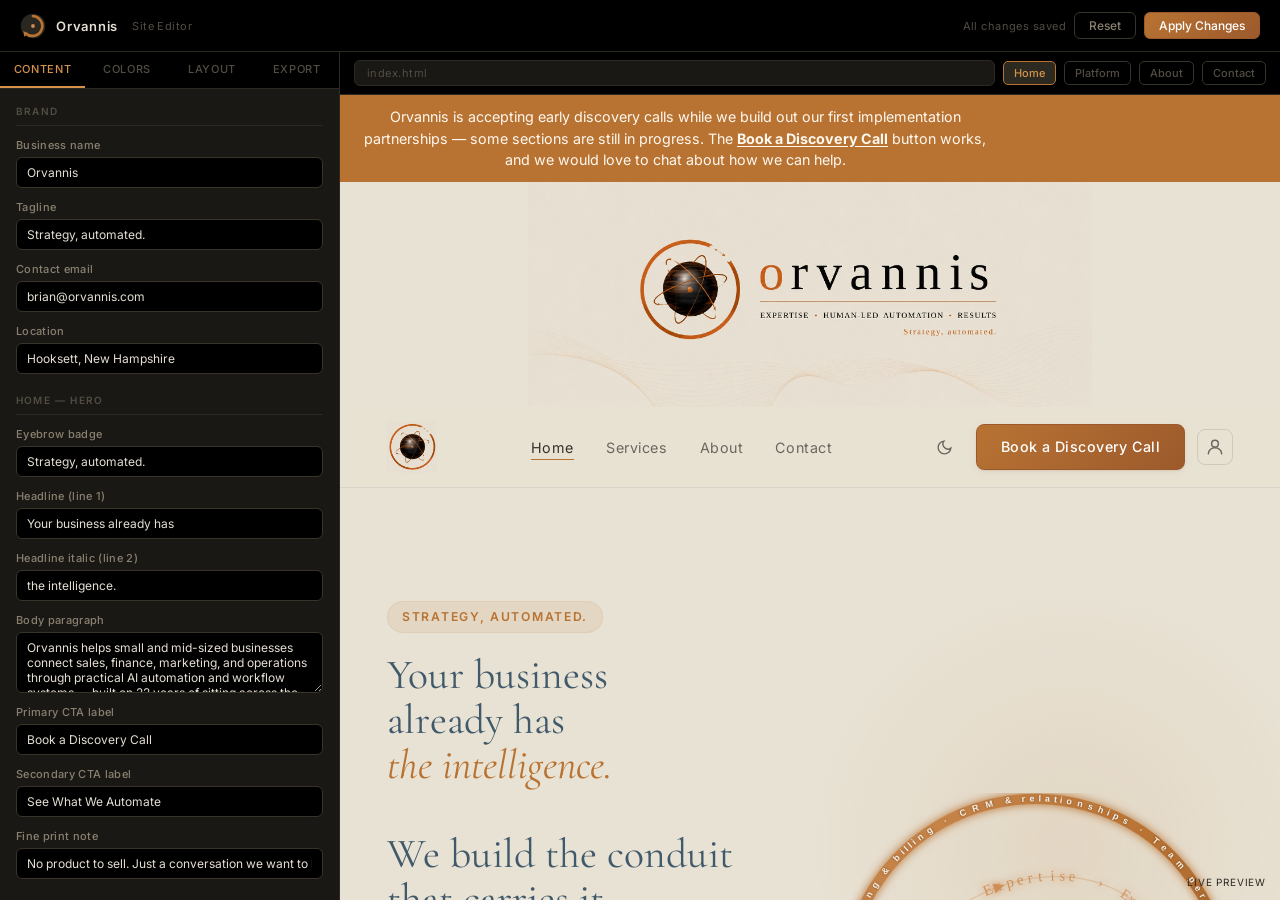
<file: editor.html>
<!DOCTYPE html>
<html lang="en">
<head>
  <meta charset="UTF-8">
  <meta name="viewport" content="width=device-width, initial-scale=1.0">
  <title>Orvannis Site Editor</title>
  <link rel="icon" type="image/svg+xml" href="images/favicon.svg">
  <script src="site.config.js"></script>
  <style>
    @import url('https://fonts.googleapis.com/css2?family=Inter:wght@300;400;500;600&display=swap');

    *, *::before, *::after { box-sizing: border-box; margin: 0; padding: 0; }

    :root {
      --copper: #B87333;
      --copper-light: #D4924A;
      --bg: #F4F0E8;
      --surface: #FAF8F4;
      --surface2: #fff;
      --border: #CEC8BF;
      --divider: #D9D3CA;
      --text: #2A2720;
      --muted: #6B6560;
      --faint: #AEA89F;
      --accent: #B87333;
      --radius: 10px;
      --sidebar: 340px;
    }

    html, body { height: 100%; font-family: 'Inter', sans-serif; background: #1C1A17; color: var(--text); }

    /* ── SHELL ── */
    .shell { display: grid; grid-template-columns: var(--sidebar) 1fr; grid-template-rows: 52px 1fr; height: 100vh; overflow: hidden; }

    /* ── TOP BAR ── */
    .topbar {
      grid-column: 1 / -1;
      background: #000000;
      border-bottom: 1px solid #2C2920;
      display: flex;
      align-items: center;
      justify-content: space-between;
      padding: 0 20px;
      gap: 12px;
    }
    .topbar-brand { display: flex; align-items: center; gap: 10px; }
    .topbar-brand svg { flex-shrink: 0; }
    .topbar-title { font-size: 13px; font-weight: 600; color: #E5DFD4; letter-spacing: 0.06em; }
    .topbar-sub   { font-size: 11px; color: #524D42; letter-spacing: 0.04em; margin-left: 4px; }
    .topbar-actions { display: flex; align-items: center; gap: 8px; }

    .tb-btn {
      padding: 5px 14px;
      border-radius: 6px;
      font-size: 12px;
      font-weight: 500;
      cursor: pointer;
      border: 1px solid transparent;
      font-family: inherit;
      transition: all 0.15s;
    }
    .tb-btn--ghost { background: transparent; color: #8A8070; border-color: #38342A; }
    .tb-btn--ghost:hover { background: #1A1815; color: #E5DFD4; }
    .tb-btn--copper { background: linear-gradient(135deg, var(--copper), #9C5A2C); color: #fff; border-color: #9C5A2C; }
    .tb-btn--copper:hover { filter: brightness(1.1); transform: translateY(-1px); box-shadow: 0 4px 16px rgba(184,115,51,0.35); }
    .tb-btn--copper:active { transform: none; }

    .save-status { font-size: 11px; color: #524D42; letter-spacing: 0.04em; }
    .save-status.saved { color: #6daa45; }
    .save-status.unsaved { color: var(--copper-light); }

    /* ── SIDEBAR ── */
    .sidebar {
      background: #1A1815;
      border-right: 1px solid #2C2920;
      overflow-y: auto;
      display: flex;
      flex-direction: column;
    }
    .sidebar::-webkit-scrollbar { width: 4px; }
    .sidebar::-webkit-scrollbar-track { background: transparent; }
    .sidebar::-webkit-scrollbar-thumb { background: #38342A; border-radius: 4px; }

    /* Tab strip */
    .tab-strip {
      display: flex;
      border-bottom: 1px solid #2C2920;
      flex-shrink: 0;
      background: #000000;
    }
    .tab {
      flex: 1;
      padding: 10px 8px;
      font-size: 11px;
      font-weight: 500;
      text-align: center;
      cursor: pointer;
      color: #524D42;
      border-bottom: 2px solid transparent;
      transition: all 0.15s;
      letter-spacing: 0.06em;
      text-transform: uppercase;
    }
    .tab:hover { color: #8A8070; }
    .tab.active { color: var(--copper-light); border-bottom-color: var(--copper-light); }

    /* Panels */
    .panel { display: none; padding: 16px; flex-direction: column; gap: 20px; }
    .panel.active { display: flex; }

    /* Field groups */
    .field-group { display: flex; flex-direction: column; gap: 12px; }
    .group-label {
      font-size: 10px;
      font-weight: 600;
      letter-spacing: 0.12em;
      text-transform: uppercase;
      color: #524D42;
      padding-bottom: 8px;
      border-bottom: 1px solid #2C2920;
    }

    .field { display: flex; flex-direction: column; gap: 5px; }
    .field label {
      font-size: 11px;
      font-weight: 500;
      color: #8A8070;
      letter-spacing: 0.03em;
    }
    .field input[type="text"],
    .field input[type="email"],
    .field textarea {
      background: #000000;
      border: 1px solid #38342A;
      border-radius: 6px;
      padding: 7px 10px;
      font-size: 12px;
      color: #E5DFD4;
      font-family: inherit;
      transition: border-color 0.15s, box-shadow 0.15s;
      width: 100%;
      resize: vertical;
    }
    .field input:focus,
    .field textarea:focus {
      outline: none;
      border-color: var(--copper);
      box-shadow: 0 0 0 2px rgba(184,115,51,0.15);
    }
    .field input[type="color"] {
      height: 36px;
      width: 100%;
      border: 1px solid #38342A;
      border-radius: 6px;
      cursor: pointer;
      background: #000000;
      padding: 2px;
    }

    /* Toggle field */
    .field-toggle { flex-direction: row; align-items: center; justify-content: space-between; }
    .field-toggle label { flex: 1; }
    .toggle-switch {
      position: relative;
      width: 36px;
      height: 20px;
      flex-shrink: 0;
    }
    .toggle-switch input { opacity: 0; width: 0; height: 0; }
    .toggle-slider {
      position: absolute;
      inset: 0;
      background: #38342A;
      border-radius: 20px;
      cursor: pointer;
      transition: background 0.2s;
    }
    .toggle-slider::before {
      content: '';
      position: absolute;
      left: 3px;
      top: 3px;
      width: 14px;
      height: 14px;
      border-radius: 50%;
      background: #524D42;
      transition: transform 0.2s, background 0.2s;
    }
    .toggle-switch input:checked + .toggle-slider { background: var(--copper); }
    .toggle-switch input:checked + .toggle-slider::before {
      transform: translateX(16px);
      background: #fff;
    }

    /* Color swatch grid */
    .color-grid { display: grid; grid-template-columns: 1fr 1fr; gap: 10px; }

    /* ── PREVIEW PANE ── */
    .preview-pane {
      background: #0E0D0B;
      display: flex;
      flex-direction: column;
      overflow: hidden;
    }
    .preview-toolbar {
      display: flex;
      align-items: center;
      gap: 8px;
      padding: 8px 14px;
      background: #000000;
      border-bottom: 1px solid #2C2920;
      flex-shrink: 0;
    }
    .preview-url {
      flex: 1;
      background: #1A1815;
      border: 1px solid #2C2920;
      border-radius: 6px;
      padding: 5px 12px;
      font-size: 11px;
      color: #524D42;
      letter-spacing: 0.04em;
      font-family: 'Inter', monospace;
    }
    .page-btn {
      padding: 4px 10px;
      border-radius: 5px;
      font-size: 11px;
      font-weight: 500;
      cursor: pointer;
      border: 1px solid #38342A;
      background: transparent;
      color: #524D42;
      font-family: inherit;
      transition: all 0.15s;
    }
    .page-btn:hover { background: #1A1815; color: #8A8070; }
    .page-btn.active { background: #2C2920; color: var(--copper-light); border-color: var(--copper); }

    .preview-frame-wrap {
      flex: 1;
      overflow: hidden;
      position: relative;
    }
    .preview-frame-wrap::after {
      content: 'Live Preview';
      position: absolute;
      bottom: 12px;
      right: 14px;
      font-size: 10px;
      color: #2C2920;
      letter-spacing: 0.08em;
      text-transform: uppercase;
      pointer-events: none;
    }
    #preview-iframe {
      width: 100%;
      height: 100%;
      border: none;
      background: #F4F0E8;
    }

    /* ── EXPORT PANEL ── */
    .export-box {
      background: #000000;
      border: 1px solid #38342A;
      border-radius: 8px;
      padding: 14px;
    }
    .export-box h4 {
      font-size: 12px;
      font-weight: 600;
      color: #E5DFD4;
      margin-bottom: 6px;
      letter-spacing: 0.04em;
    }
    .export-box p { font-size: 11px; color: #524D42; line-height: 1.6; margin-bottom: 10px; }
    .export-code {
      background: #0E0D0B;
      border: 1px solid #2C2920;
      border-radius: 6px;
      padding: 10px;
      font-family: 'Courier New', monospace;
      font-size: 10px;
      color: #D4924A;
      max-height: 120px;
      overflow-y: auto;
      white-space: pre-wrap;
      word-break: break-all;
    }
    .copy-btn {
      margin-top: 8px;
      width: 100%;
      padding: 6px;
      background: #1A1815;
      border: 1px solid #38342A;
      border-radius: 6px;
      font-size: 11px;
      color: #8A8070;
      cursor: pointer;
      font-family: inherit;
      transition: all 0.15s;
    }
    .copy-btn:hover { background: #2C2920; color: #E5DFD4; }

    .how-to-box {
      background: linear-gradient(135deg, rgba(184,115,51,0.08), rgba(184,115,51,0.03));
      border: 1px solid rgba(184,115,51,0.2);
      border-radius: 8px;
      padding: 14px;
    }
    .how-to-box h4 { font-size: 12px; font-weight: 600; color: var(--copper-light); margin-bottom: 8px; }
    .how-to-box ol { padding-left: 16px; }
    .how-to-box li { font-size: 11px; color: #8A8070; line-height: 1.7; margin-bottom: 4px; }
    .how-to-box li strong { color: #E5DFD4; }
  </style>
</head>
<body>

<div class="shell">

  <!-- ── TOP BAR ── -->
  <header class="topbar">
    <div class="topbar-brand">
      <svg width="26" height="26" viewBox="0 0 34 34" fill="none" aria-hidden="true">
        <circle cx="17" cy="17" r="16" fill="#2A2720"/>
        <path d="M17 4 A13 13 0 1 1 7.3 26.5" stroke="#B87333" stroke-width="3.5" fill="none" stroke-linecap="round"/>
        <polygon points="4.5,23.5 10.5,27.5 5.5,31" fill="#B87333"/>
        <circle cx="17" cy="17" r="2.5" fill="#CD8B52"/>
      </svg>
      <span class="topbar-title">Orvannis</span>
      <span class="topbar-sub">Site Editor</span>
    </div>
    <div class="topbar-actions">
      <span class="save-status" id="save-status">All changes saved</span>
      <button class="tb-btn tb-btn--ghost" onclick="resetToDefaults()">Reset</button>
      <button class="tb-btn tb-btn--copper" onclick="applyAndSave()">Apply Changes</button>
    </div>
  </header>

  <!-- ── SIDEBAR ── -->
  <aside class="sidebar">
    <div class="tab-strip">
      <div class="tab active" data-tab="content" onclick="switchTab('content')">Content</div>
      <div class="tab" data-tab="colors" onclick="switchTab('colors')">Colors</div>
      <div class="tab" data-tab="layout" onclick="switchTab('layout')">Layout</div>
      <div class="tab" data-tab="export" onclick="switchTab('export')">Export</div>
    </div>

    <!-- CONTENT TAB -->
    <div class="panel active" id="panel-content">

      <div class="field-group">
        <p class="group-label">Brand</p>
        <div class="field"><label>Business name</label><input type="text" id="f-brand-name" placeholder="Orvannis"></div>
        <div class="field"><label>Tagline</label><input type="text" id="f-brand-tagline" placeholder="Strategy, automated."></div>
        <div class="field"><label>Contact email</label><input type="email" id="f-brand-email" placeholder="brian@orvannis.com"></div>
        <div class="field"><label>Location</label><input type="text" id="f-brand-location" placeholder="Hooksett, New Hampshire"></div>
      </div>

      <div class="field-group">
        <p class="group-label">Home — Hero</p>
        <div class="field"><label>Eyebrow badge</label><input type="text" id="f-hero-eyebrow"></div>
        <div class="field"><label>Headline (line 1)</label><input type="text" id="f-hero-headline"></div>
        <div class="field"><label>Headline italic (line 2)</label><input type="text" id="f-hero-headline-em"></div>
        <div class="field"><label>Body paragraph</label><textarea id="f-hero-body" rows="3"></textarea></div>
        <div class="field"><label>Primary CTA label</label><input type="text" id="f-hero-cta-primary"></div>
        <div class="field"><label>Secondary CTA label</label><input type="text" id="f-hero-cta-secondary"></div>
        <div class="field"><label>Fine print note</label><input type="text" id="f-hero-note"></div>
      </div>

      <div class="field-group">
        <p class="group-label">Modules Section</p>
        <div class="field"><label>Section eyebrow</label><input type="text" id="f-modules-eyebrow"></div>
        <div class="field"><label>Section title</label><input type="text" id="f-modules-title"></div>
        <div class="field"><label>Section body</label><textarea id="f-modules-body" rows="2"></textarea></div>
      </div>

      <div class="field-group">
        <p class="group-label">Module Cards</p>
        <div class="field"><label>Flow — title</label><input type="text" id="f-card-0-title"></div>
        <div class="field"><label>Flow — description</label><textarea id="f-card-0-body" rows="2"></textarea></div>
        <div class="field"><label>Pay — title</label><input type="text" id="f-card-1-title"></div>
        <div class="field"><label>Pay — description</label><textarea id="f-card-1-body" rows="2"></textarea></div>
        <div class="field"><label>Connect — title</label><input type="text" id="f-card-2-title"></div>
        <div class="field"><label>Connect — description</label><textarea id="f-card-2-body" rows="2"></textarea></div>
        <div class="field"><label>Reach — title</label><input type="text" id="f-card-3-title"></div>
        <div class="field"><label>Reach — description</label><textarea id="f-card-3-body" rows="2"></textarea></div>
      </div>

      <div class="field-group">
        <p class="group-label">Footer CTA</p>
        <div class="field"><label>CTA title</label><input type="text" id="f-cta-title"></div>
        <div class="field"><label>CTA body</label><textarea id="f-cta-body" rows="2"></textarea></div>
        <div class="field"><label>Primary button label</label><input type="text" id="f-cta-primary-label"></div>
      </div>

    </div>

    <!-- COLORS TAB -->
    <div class="panel" id="panel-colors">
      <div class="field-group">
        <p class="group-label">Copper Accent</p>
        <div class="color-grid">
          <div class="field"><label>Primary copper</label><input type="color" id="c-copper"></div>
          <div class="field"><label>Bright copper</label><input type="color" id="c-copper-bright"></div>
          <div class="field"><label>Muted copper</label><input type="color" id="c-copper-muted"></div>
        </div>
      </div>
      <div class="field-group">
        <p class="group-label">Light Mode Surfaces</p>
        <div class="color-grid">
          <div class="field"><label>Background</label><input type="color" id="c-bg-light"></div>
          <div class="field"><label>Surface</label><input type="color" id="c-surface-light"></div>
          <div class="field"><label>Primary text</label><input type="color" id="c-text-light"></div>
          <div class="field"><label>Muted text</label><input type="color" id="c-text-muted-light"></div>
        </div>
      </div>
      <div class="field-group">
        <p class="group-label">Dark Mode Surfaces</p>
        <div class="color-grid">
          <div class="field"><label>Background</label><input type="color" id="c-bg-dark"></div>
          <div class="field"><label>Primary text</label><input type="color" id="c-text-dark"></div>
        </div>
      </div>
    </div>

    <!-- LAYOUT TAB -->
    <div class="panel" id="panel-layout">
      <div class="field-group">
        <p class="group-label">Sections</p>
        <div class="field field-toggle"><label>Marquee strip</label><label class="toggle-switch"><input type="checkbox" id="l-marquee"><span class="toggle-slider"></span></label></div>
        <div class="field field-toggle"><label>Concept / story section</label><label class="toggle-switch"><input type="checkbox" id="l-concept"><span class="toggle-slider"></span></label></div>
        <div class="field field-toggle"><label>Home bottom CTA</label><label class="toggle-switch"><input type="checkbox" id="l-cta"><span class="toggle-slider"></span></label></div>
        <div class="field field-toggle"><label>Platform status badge</label><label class="toggle-switch"><input type="checkbox" id="l-status"><span class="toggle-slider"></span></label></div>
      </div>
      <div class="field-group">
        <p class="group-label">Animations</p>
        <div class="field field-toggle"><label>Rotating O ring</label><label class="toggle-switch"><input type="checkbox" id="l-o-rotate"><span class="toggle-slider"></span></label></div>
        <div class="field field-toggle"><label>Nav logo spin</label><label class="toggle-switch"><input type="checkbox" id="l-logo-spin"><span class="toggle-slider"></span></label></div>
        <div class="field field-toggle"><label>3D card tilt on hover</label><label class="toggle-switch"><input type="checkbox" id="l-3d-tilt"><span class="toggle-slider"></span></label></div>
        <div class="field field-toggle"><label>Dark mode toggle</label><label class="toggle-switch"><input type="checkbox" id="l-dark-toggle"><span class="toggle-slider"></span></label></div>
      </div>
    </div>

    <!-- EXPORT TAB -->
    <div class="panel" id="panel-export">

      <div class="how-to-box">
        <h4>How to apply changes via Perplexity Computer</h4>
        <ol>
          <li>Make your edits in the panels above and click <strong>Apply Changes</strong></li>
          <li>Click <strong>Copy config</strong> below to copy the updated config</li>
          <li>In this Space, say: <strong>"Update site.config.js with this:"</strong> then paste</li>
          <li>The AI will update the file and redeploy in seconds</li>
        </ol>
      </div>

      <div class="export-box">
        <h4>Or just describe what you want</h4>
        <p>You can also simply tell Perplexity Computer what to change in plain English — no copying required:</p>
        <div class="export-code">"Change the hero headline to 'Automate everything.'"\n"Update the copper color to a darker bronze"\n"Remove the marquee strip"\n"Change the CTA button text to 'Get Started'"</div>
      </div>

      <div class="export-box">
        <h4>Export current config</h4>
        <p>Copy the full site.config.js with all your current edits:</p>
        <div class="export-code" id="export-code-preview">Click "Generate" to preview the config…</div>
        <button class="copy-btn" onclick="generateAndCopyConfig()">Generate &amp; Copy config to clipboard</button>
      </div>

    </div>
  </aside>

  <!-- ── PREVIEW PANE ── -->
  <div class="preview-pane">
    <div class="preview-toolbar">
      <div class="preview-url" id="preview-url-bar">index.html</div>
      <button class="page-btn active" onclick="loadPage('index.html', this)">Home</button>
      <button class="page-btn" onclick="loadPage('platform.html', this)">Platform</button>
      <button class="page-btn" onclick="loadPage('about.html', this)">About</button>
      <button class="page-btn" onclick="loadPage('contact.html', this)">Contact</button>
    </div>
    <div class="preview-frame-wrap">
      <iframe id="preview-iframe" src="index.html" title="Site preview"></iframe>
    </div>
  </div>

</div>

<script>
/* ═══════════════════════════════════
   ORVANNIS EDITOR — client logic
   ═══════════════════════════════════ */
'use strict';

const C = window.ORVANNIS;

/* ── INIT: populate fields from config ── */
function populateFields() {
  const b = C.brand, h = C.home, col = C.colors, lay = C.layout;

  // Brand
  val('f-brand-name',     b.name);
  val('f-brand-tagline',  b.tagline);
  val('f-brand-email',    b.email);
  val('f-brand-location', b.location);

  // Hero
  val('f-hero-eyebrow',       h.hero.eyebrow);
  val('f-hero-headline',      h.hero.headline);
  val('f-hero-headline-em',   h.hero.headlineEm);
  val('f-hero-body',          h.hero.body);
  val('f-hero-cta-primary',   h.hero.ctaPrimary.label);
  val('f-hero-cta-secondary', h.hero.ctaSecondary.label);
  val('f-hero-note',          h.hero.note);

  // Modules
  val('f-modules-eyebrow', h.modules.eyebrow);
  val('f-modules-title',   h.modules.title);
  val('f-modules-body',    h.modules.body);
  h.modules.cards.forEach((c, i) => {
    val(`f-card-${i}-title`, c.title);
    val(`f-card-${i}-body`,  c.body);
  });

  // CTA
  val('f-cta-title',        h.cta.title);
  val('f-cta-body',         h.cta.body);
  val('f-cta-primary-label',h.cta.ctaPrimary.label);

  // Colors
  val('c-copper',        col.copper);
  val('c-copper-bright', col.copperBright);
  val('c-copper-muted',  col.copperMuted);
  val('c-bg-light',      col.bgLight);
  val('c-surface-light', col.surfaceLight);
  val('c-text-light',    col.textLight);
  val('c-text-muted-light', col.textMutedLight);
  val('c-bg-dark',       col.bgDark);
  val('c-text-dark',     col.textDark);

  // Layout
  chk('l-marquee',     lay.showMarqueeStrip);
  chk('l-concept',     lay.showConceptSection);
  chk('l-cta',         lay.showHomeCta);
  chk('l-status',      lay.showPlatformStatus);
  chk('l-o-rotate',    lay.heroORotates);
  chk('l-logo-spin',   lay.navLogoSpins);
  chk('l-3d-tilt',     lay.cards3dTilt);
  chk('l-dark-toggle', lay.darkModeToggle);
}

function val(id, v) { const el = document.getElementById(id); if (el && v !== undefined) el.value = v; }
function chk(id, v) { const el = document.getElementById(id); if (el) el.checked = !!v; }
function getVal(id) { const el = document.getElementById(id); return el ? el.value : ''; }
function getChk(id) { const el = document.getElementById(id); return el ? el.checked : false; }

/* ── READ FIELDS INTO CONFIG ── */
function readFields() {
  C.brand.name     = getVal('f-brand-name');
  C.brand.tagline  = getVal('f-brand-tagline');
  C.brand.email    = getVal('f-brand-email');
  C.brand.location = getVal('f-brand-location');

  C.home.hero.eyebrow         = getVal('f-hero-eyebrow');
  C.home.hero.headline        = getVal('f-hero-headline');
  C.home.hero.headlineEm      = getVal('f-hero-headline-em');
  C.home.hero.body            = getVal('f-hero-body');
  C.home.hero.ctaPrimary.label  = getVal('f-hero-cta-primary');
  C.home.hero.ctaSecondary.label= getVal('f-hero-cta-secondary');
  C.home.hero.note            = getVal('f-hero-note');

  C.home.modules.eyebrow = getVal('f-modules-eyebrow');
  C.home.modules.title   = getVal('f-modules-title');
  C.home.modules.body    = getVal('f-modules-body');
  [0,1,2,3].forEach(i => {
    if (C.home.modules.cards[i]) {
      C.home.modules.cards[i].title = getVal(`f-card-${i}-title`);
      C.home.modules.cards[i].body  = getVal(`f-card-${i}-body`);
    }
  });

  C.home.cta.title            = getVal('f-cta-title');
  C.home.cta.body             = getVal('f-cta-body');
  C.home.cta.ctaPrimary.label = getVal('f-cta-primary-label');

  C.colors.copper        = getVal('c-copper');
  C.colors.copperBright  = getVal('c-copper-bright');
  C.colors.copperMuted   = getVal('c-copper-muted');
  C.colors.bgLight       = getVal('c-bg-light');
  C.colors.surfaceLight  = getVal('c-surface-light');
  C.colors.textLight     = getVal('c-text-light');
  C.colors.textMutedLight= getVal('c-text-muted-light');
  C.colors.bgDark        = getVal('c-bg-dark');
  C.colors.textDark      = getVal('c-text-dark');

  C.layout.showMarqueeStrip   = getChk('l-marquee');
  C.layout.showConceptSection = getChk('l-concept');
  C.layout.showHomeCta        = getChk('l-cta');
  C.layout.showPlatformStatus = getChk('l-status');
  C.layout.heroORotates       = getChk('l-o-rotate');
  C.layout.navLogoSpins       = getChk('l-logo-spin');
  C.layout.cards3dTilt        = getChk('l-3d-tilt');
  C.layout.darkModeToggle     = getChk('l-dark-toggle');
}

/* ── APPLY: inject updated config into iframe then reload ── */
function applyAndSave() {
  readFields();
  markUnsaved();
  refreshPreview();
  setTimeout(() => markSaved(), 600);
}

function refreshPreview() {
  const iframe = document.getElementById('preview-iframe');
  const src = iframe.src;
  // Inject fresh config into iframe contentWindow
  try {
    const iwin = iframe.contentWindow;
    iwin.ORVANNIS = JSON.parse(JSON.stringify(C));
    // Trigger re-render if render.js is already loaded
    if (iwin.document.readyState === 'complete') {
      iwin.location.reload();
    }
  } catch(e) {
    iframe.src = iframe.src;
  }
}

/* ── PAGE NAVIGATION ── */
function loadPage(href, btn) {
  document.querySelectorAll('.page-btn').forEach(b => b.classList.remove('active'));
  btn.classList.add('active');
  document.getElementById('preview-url-bar').textContent = href;
  document.getElementById('preview-iframe').src = href;
}

/* ── TABS ── */
function switchTab(name) {
  document.querySelectorAll('.tab').forEach(t => t.classList.toggle('active', t.dataset.tab === name));
  document.querySelectorAll('.panel').forEach(p => p.classList.toggle('active', p.id === `panel-${name}`));
}

/* ── SAVE STATUS ── */
function markUnsaved() {
  const el = document.getElementById('save-status');
  el.textContent = 'Unsaved changes'; el.className = 'save-status unsaved';
}
function markSaved() {
  const el = document.getElementById('save-status');
  el.textContent = 'Applied to preview'; el.className = 'save-status saved';
}

/* ── RESET ── */
function resetToDefaults() {
  if (!confirm('Reset all fields to the current site.config.js values?')) return;
  populateFields();
  markSaved();
}

/* ── GENERATE CONFIG STRING ── */
function generateAndCopyConfig() {
  readFields();
  const str = buildConfigString();
  document.getElementById('export-code-preview').textContent = str.substring(0, 600) + '\n…(truncated for preview)';
  navigator.clipboard.writeText(str).then(() => {
    const btn = document.querySelector('.copy-btn');
    btn.textContent = '✓ Copied to clipboard!';
    setTimeout(() => { btn.textContent = 'Generate & Copy config to clipboard'; }, 2500);
  }).catch(() => {
    alert('Copy failed — your browser may block clipboard access in iframes. Use the Export tab content and paste manually.');
  });
}

function buildConfigString() {
  const j = (v) => JSON.stringify(v, null, 2);
  const co = C.colors;
  return `/* Orvannis site.config.js — exported ${new Date().toLocaleString()} */
window.ORVANNIS = ${j(C)};`;
}

/* ── LIVE COLOR PREVIEW: update CSS vars in real-time ── */
function watchColorInputs() {
  const colorMap = {
    'c-copper':       '--copper',
    'c-copper-bright':'--copper-bright',
    'c-copper-muted': '--copper-muted',
    'c-bg-light':     '--color-bg',
    'c-surface-light':'--color-surface',
    'c-text-light':   '--color-text',
    'c-text-muted-light':'--color-text-muted',
  };
  Object.entries(colorMap).forEach(([id, cssVar]) => {
    const input = document.getElementById(id);
    if (!input) return;
    input.addEventListener('input', () => {
      try {
        const iframe = document.getElementById('preview-iframe');
        iframe.contentDocument?.documentElement?.style?.setProperty(cssVar, input.value);
      } catch(e) {}
    });
  });
}

/* ── DIRTY TRACKING ── */
function watchAllInputs() {
  document.querySelectorAll('input, textarea').forEach(el => {
    el.addEventListener('input', markUnsaved);
    el.addEventListener('change', markUnsaved);
  });
}

/* ── INIT ── */
document.addEventListener('DOMContentLoaded', () => {
  populateFields();
  watchColorInputs();
  watchAllInputs();
});
</script>
</body>
</html>
</file>
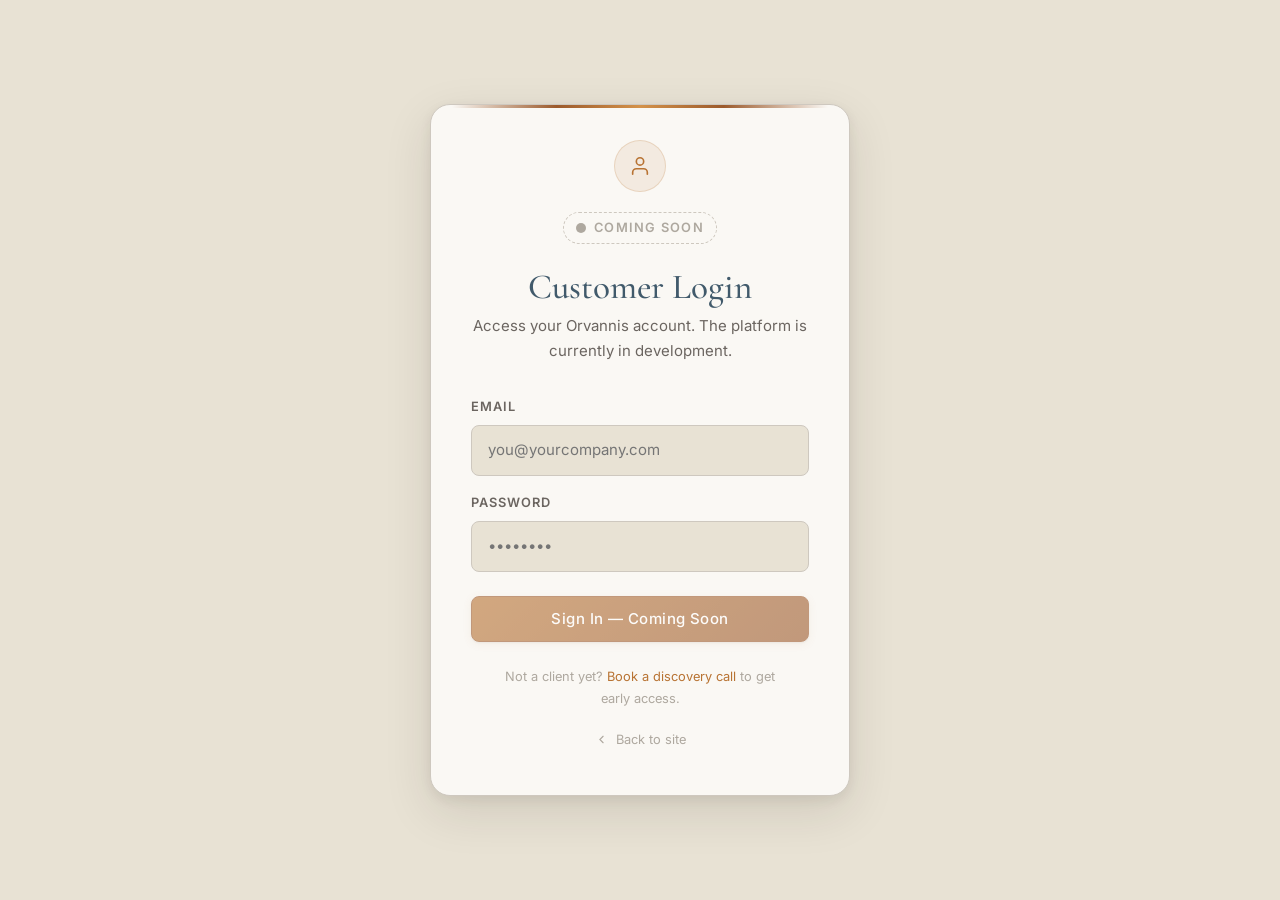
<file: login.html>
<!DOCTYPE html>
<html lang="en" data-theme="light">
<head>
  <meta charset="UTF-8"><meta name="viewport" content="width=device-width, initial-scale=1.0">
  <title>Customer Login — Orvannis</title>
  <link rel="icon" type="image/svg+xml" href="images/favicon.svg">
  <link rel="stylesheet" href="css/tokens.css">
  <link rel="stylesheet" href="css/base.css">
  <link rel="stylesheet" href="css/main.css">
  <script src="site.config.js"></script>
  <script src="js/render.js"></script>
  <script src="js/main.js" defer></script>
  <style>
    .login-page {
      min-height: 100vh;
      display: flex;
      align-items: center;
      justify-content: center;
      padding: var(--sp-8);
      background: var(--color-bg);
    }
    .login-card {
      background: var(--color-surface);
      border: 1px solid var(--color-border);
      border-radius: var(--r-xl);
      padding: var(--sp-10);
      width: 100%;
      max-width: 420px;
      box-shadow: var(--shadow-lg);
      text-align: center;
    }
    .login-card::before {
      content: '';
      display: block;
      height: 3px;
      margin: calc(-1 * var(--sp-10)) calc(-1 * var(--sp-10)) var(--sp-8);
      border-radius: var(--r-xl) var(--r-xl) 0 0;
      background: linear-gradient(90deg, transparent 5%, var(--copper-muted) 30%, var(--copper-bright) 50%, var(--copper-muted) 70%, transparent 95%);
    }
    .login-icon {
      width: 52px;
      height: 52px;
      border-radius: var(--r-full);
      background: var(--color-primary-pale);
      border: 1px solid var(--color-primary-glow);
      display: flex;
      align-items: center;
      justify-content: center;
      color: var(--color-primary);
      margin: 0 auto var(--sp-5);
    }
    .login-title {
      font-family: var(--font-display);
      font-size: var(--text-xl);
      color: var(--color-heading);
      margin-bottom: var(--sp-2);
    }
    .login-subtitle {
      font-size: var(--text-sm);
      color: var(--color-text-muted);
      margin-bottom: var(--sp-8);
    }
    .login-form { display: flex; flex-direction: column; gap: var(--sp-4); text-align: left; }
    .login-label {
      font-size: var(--text-xs);
      font-weight: 600;
      letter-spacing: 0.08em;
      text-transform: uppercase;
      color: var(--color-text-muted);
      margin-bottom: var(--sp-2);
      display: block;
    }
    .login-input {
      width: 100%;
      padding: var(--sp-3) var(--sp-4);
      font-size: var(--text-sm);
      font-family: var(--font-body);
      color: var(--color-text);
      background: var(--color-bg);
      border: 1px solid var(--color-border);
      border-radius: var(--r-md);
      outline: none;
      transition: border-color var(--dur-fast) var(--ease-out),
                  box-shadow var(--dur-fast) var(--ease-out);
    }
    .login-input:focus {
      border-color: var(--color-primary);
      box-shadow: 0 0 0 3px var(--color-primary-pale);
    }
    .login-note {
      font-size: var(--text-xs);
      color: var(--color-text-faint);
      margin-top: var(--sp-6);
    }
    .login-back {
      display: inline-flex;
      align-items: center;
      gap: var(--sp-2);
      font-size: var(--text-xs);
      color: var(--color-text-faint);
      margin-top: var(--sp-5);
      transition: color var(--dur-fast) var(--ease-out);
    }
    .login-back:hover { color: var(--color-primary); }
    .badge-placeholder {
      display: inline-flex;
      align-items: center;
      gap: var(--sp-2);
      font-size: var(--text-xs);
      font-weight: 600;
      letter-spacing: 0.1em;
      text-transform: uppercase;
      color: var(--color-text-faint);
      border: 1px dashed var(--color-border);
      border-radius: var(--r-full);
      padding: var(--sp-1) var(--sp-3);
      margin-bottom: var(--sp-6);
    }
  </style>
  <!-- Google Analytics 4 -->
  <script async src="https://www.googletagmanager.com/gtag/js?id=G-R4H89ZW2H5"></script>
  <script>
    window.dataLayer = window.dataLayer || [];
    function gtag(){dataLayer.push(arguments);}
    gtag('js', new Date());
    gtag('config', 'G-R4H89ZW2H5');
  </script>
</head>
<body>

<main class="login-page">
  <div class="login-card">
    <div class="login-icon">
      <svg width="22" height="22" viewBox="0 0 24 24" fill="none" stroke="currentColor" stroke-width="1.8" stroke-linecap="round">
        <path d="M20 21v-2a4 4 0 0 0-4-4H8a4 4 0 0 0-4 4v2"/>
        <circle cx="12" cy="7" r="4"/>
      </svg>
    </div>
    <span class="badge-placeholder">
      <svg width="10" height="10" viewBox="0 0 10 10" fill="currentColor"><circle cx="5" cy="5" r="5"/></svg>
      Coming Soon
    </span>
    <h1 class="login-title">Customer Login</h1>
    <p class="login-subtitle">Access your Orvannis account. The platform is currently in development.</p>

    <form class="login-form" onsubmit="return false;">
      <div>
        <label class="login-label" for="login-email">Email</label>
        <input class="login-input" type="email" id="login-email" placeholder="you@yourcompany.com" autocomplete="email">
      </div>
      <div>
        <label class="login-label" for="login-pass">Password</label>
        <input class="login-input" type="password" id="login-pass" placeholder="••••••••" autocomplete="current-password">
      </div>
      <button class="btn btn-primary" style="width:100%;justify-content:center;margin-top:var(--sp-2)" disabled>
        Sign In — Coming Soon
      </button>
    </form>

    <p class="login-note">Not a client yet? <a href="contact.html" style="color:var(--color-primary)">Book a discovery call</a> to get early access.</p>

    <a href="index.html" class="login-back">
      <svg width="13" height="13" viewBox="0 0 24 24" fill="none" stroke="currentColor" stroke-width="2" stroke-linecap="round"><polyline points="15 18 9 12 15 6"/></svg>
      Back to site
    </a>
  </div>
</main>

</body>
</html>
</file>
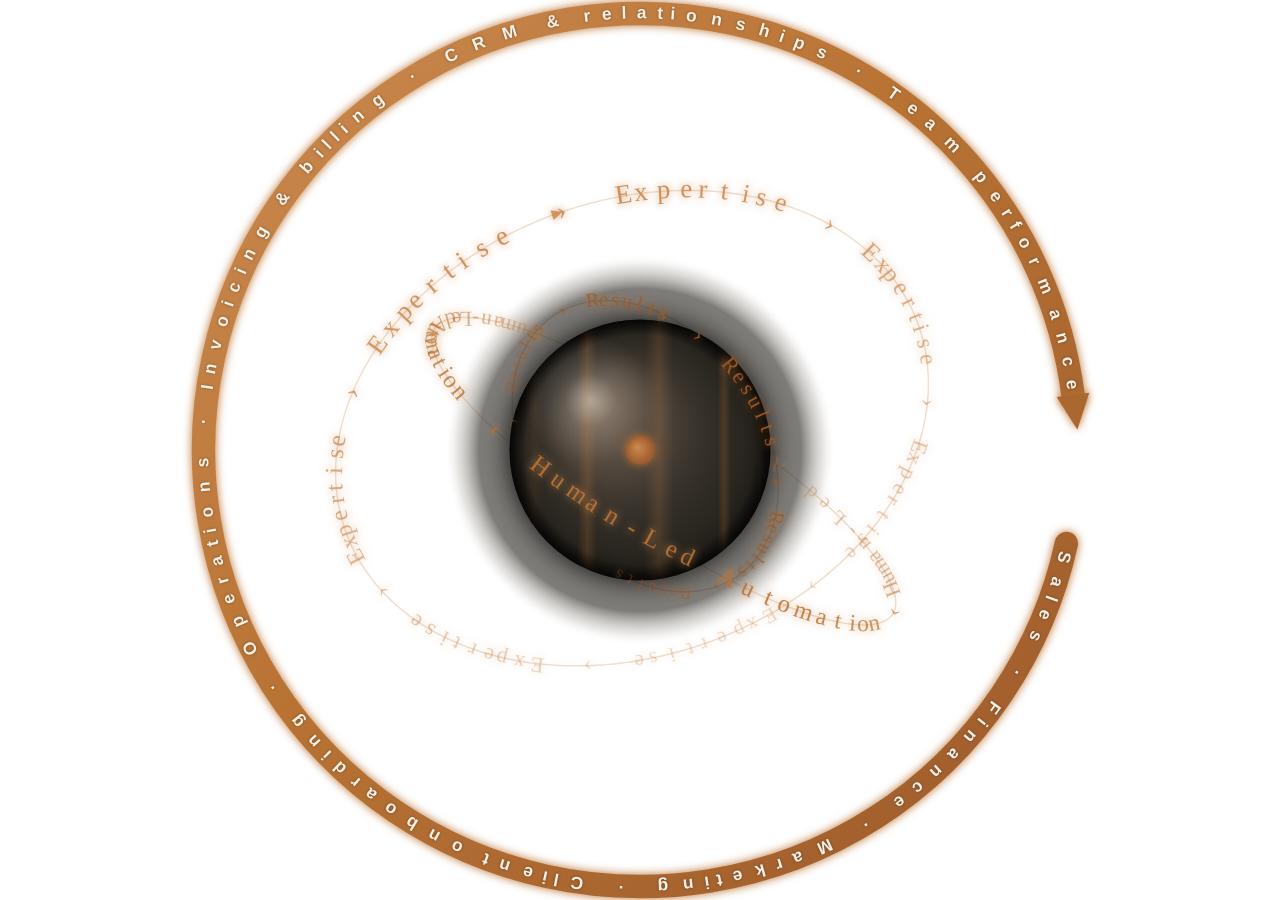
<file: orbital-logo.html>
<!DOCTYPE html>
<html lang="en">
<head>
<meta charset="UTF-8">
<meta name="viewport" content="width=device-width, initial-scale=1.0">
<title>Orvannis Orbital Logo</title>
<style>
  * { margin: 0; padding: 0; box-sizing: border-box; }
  html, body {
    width: 100%; height: 100%;
    background: transparent;
    overflow: hidden;
  }
  canvas {
    display: block;
    width: 100%; height: 100%;
  }
</style>
</head>
<body>
<canvas id="c"></canvas>
<script>
const canvas = document.getElementById('c');
const ctx    = canvas.getContext('2d');

const COPPER        = '#B87333';
const COPPER_BRIGHT = '#CD8B52';
const COPPER_DARK   = '#9C5A2C';

let W, H, cx, cy;

function resize() {
  const dpr = window.devicePixelRatio || 1;
  const cssW = canvas.offsetWidth;
  const cssH = canvas.offsetHeight;
  canvas.width  = cssW * dpr;
  canvas.height = cssH * dpr;
  ctx.scale(dpr, dpr);
  W  = cssW;
  H  = cssH;
  cx = W / 2;
  cy = H / 2;
}
resize();
window.addEventListener('resize', resize);

/* ── Ring definitions ────────────────────────────────────────────
   tiltX / tiltY: fixed tilt of the ring's orbital plane (radians)
   angle:         current spin angle around the ring's own axis
   speed:         spin speed (radians per ms)
*/
const rings = [
  {
    label:     'Expertise',
    radius:    0.39,
    tiltX:     0.68,   // pitch (nose-up)
    tiltY:    -0.30,   // yaw
    speed:     0.00052,   // middle speed
    angle:     Math.PI * 0.08,
    color:     COPPER_BRIGHT,   // lightest
    glowColor: COPPER_BRIGHT,
    fontSize:  0.030,
    fontFloor: 15,
  },
  {
    label:     'Human-Led Automation',
    radius:    0.305,
    tiltX:     0.95,   // steeper pitch — visually separates this orbital plane from Results
    tiltY:     2.05,   // rotated further round so its low point swings toward bottom-right, away from Expertise
    speed:    -0.00022,   // slowest
    angle:     Math.PI * 0.12,
    color:     COPPER,   // middle tone
    glowColor: COPPER_BRIGHT,
    fontSize:  0.028,
    fontFloor: 14,
    bulge:     { amt: 0.30, theta: 2.3 },   // pushes one side out so the path reads as an uneven oval, not an equidistant circle
  },
  {
    label:     'Results',
    radius:    0.205,
    tiltX:     0.42,
    tiltY:     0.65,
    speed:     0.00135,   // fastest
    angle:     Math.PI * 0.30,
    color:     COPPER_DARK,   // darkest
    glowColor: COPPER,
    fontSize:  0.024,
    fontFloor: 11,
  },
];

/* ── 3 × 3 matrix multiply ──────────────────────────────────── */
function matMul(A, B) {
  // A and B are flat [9]-element row-major 3×3 matrices
  const C = new Float64Array(9);
  for (let r = 0; r < 3; r++)
    for (let c = 0; c < 3; c++)
      for (let k = 0; k < 3; k++)
        C[r*3+c] += A[r*3+k] * B[k*3+c];
  return C;
}

/* ── Build the combined rotation matrix for a ring ──────────────
   Order: spin around local Z first, then tiltX (rotateX), then tiltY (rotateY).
   This keeps the ring plane fixed in space while the label text orbits.
*/
function ringMatrix(ring) {
  const a = ring.angle;
  const tx = ring.tiltX;
  const ty = ring.tiltY;

  // Rz — spin (the ring rotates around its own axis)
  const Rz = new Float64Array([
     Math.cos(a), -Math.sin(a), 0,
     Math.sin(a),  Math.cos(a), 0,
     0,            0,           1,
  ]);

  // Rx — tilt around X axis (pitch)
  const Rx = new Float64Array([
    1,  0,           0,
    0,  Math.cos(tx), -Math.sin(tx),
    0,  Math.sin(tx),  Math.cos(tx),
  ]);

  // Ry — tilt around Y axis (yaw)
  const Ry = new Float64Array([
     Math.cos(ty), 0, Math.sin(ty),
     0,            1, 0,
    -Math.sin(ty), 0, Math.cos(ty),
  ]);

  // Combined: M = Ry · Rx · Rz
  return matMul(Ry, matMul(Rx, Rz));
}

/* ── Project a 3D point to 2D screen space with perspective ─── */
function project(x3, y3, z3) {
  const fov   = Math.min(W, H) * 2.2;
  const zOff  = Math.min(W, H) * 0.35;
  const scale = fov / (fov + z3 + zOff);
  return { x: cx + x3 * scale, y: cy + y3 * scale, z: z3, scale };
}

function planetRadius() { return Math.min(W, H) * 0.145; }

/* ── Draw a full 3D rotating ring ───────────────────────────────
   Characters are placed every ~charW px along the projected arc.
   Text tangent follows the projected curve so it flows naturally.

   pass === 'back'  → draw only the orbit guide-line/arrow, plus characters
                       that fall behind the planet (so the planet paints over
                       them next).
   pass === 'front' → draw only characters that are in front of the planet
                       (or simply outside its silhouette), called AFTER the
                       planet so they read as passing in front of it.
*/
function drawRing(ring, pass) {
  const PR = planetRadius();
  const rad   = ring.radius * Math.min(W, H);
  const M     = ringMatrix(ring);
  const steps = 360;
  const fs    = Math.max(ring.fontFloor, Math.min(W, H) * ring.fontSize);

  // Pre-project all points
  const pts = [];
  for (let i = 0; i <= steps; i++) {
    const theta = (i / steps) * Math.PI * 2;
    // Local ring coords: circle in XY plane, with an optional one-sided
    // "bulge" that pushes part of the path outward so the ring reads as an
    // uneven oval rather than a perfectly round, equidistant orbit.
    let localRad = rad;
    if (ring.bulge) {
      const b = ring.bulge;
      const lobe = Math.max(0, Math.cos(theta - b.theta));
      localRad = rad * (1 + b.amt * lobe);
    }
    const lx = localRad * Math.cos(theta);
    const ly = localRad * Math.sin(theta);
    const lz = 0;
    // Apply rotation matrix
    const wx = M[0]*lx + M[1]*ly + M[2]*lz;
    const wy = M[3]*lx + M[4]*ly + M[5]*lz;
    const wz = M[6]*lx + M[7]*ly + M[8]*lz;
    pts.push(project(wx, wy, wz));
  }

  // Measure total projected arc length
  let arcLen = 0;
  let scaleMin = Infinity, scaleMax = -Infinity;
  for (let i = 1; i < pts.length; i++) {
    const dx = pts[i].x - pts[i-1].x;
    const dy = pts[i].y - pts[i-1].y;
    arcLen += Math.sqrt(dx*dx + dy*dy);
    if (pts[i].scale < scaleMin) scaleMin = pts[i].scale;
    if (pts[i].scale > scaleMax) scaleMax = pts[i].scale;
  }
  const scaleRange = Math.max(scaleMax - scaleMin, 0.0001);

  // Tile a whole number of label-repeats around the loop so the seam where
  // it wraps back to the start lands exactly on a repeat boundary — otherwise
  // the label can collide with itself there (e.g. "Expertise" overlapping
  // "Expertise" instead of reading as one clean repeating ring) and the
  // last partial repeat throws off the spacing right at that seam.
  const arrow  = ring.speed >= 0 ? '›' : '‹';
  const unit   = ring.label + `  ${arrow}  `;
  const charW  = fs * 0.60;
  const unitPx = unit.length * charW;
  const nUnits = Math.max(1, Math.round(arcLen / unitPx));
  const nCh    = nUnits * unit.length;
  const str    = unit.repeat(nUnits);

  ctx.font = `400 ${fs}px 'Palatino Linotype', Palatino, Georgia, serif`;
  ctx.textAlign    = 'center';
  ctx.textBaseline = 'middle';

  for (let ci = 0; ci < nCh; ci++) {
    const idx   = Math.round((ci / nCh) * steps) % steps;
    const p     = pts[idx];
    const pNext = pts[(idx + 2) % steps];

    // Is this character geometrically behind the planet? True only if it
    // falls within the planet's screen silhouette AND its 3D depth (z) puts
    // it on the far side — not just "behind" in flat 2D distance.
    const distFromCenter = Math.hypot(p.x - cx, p.y - cy);
    const isBehindPlanet = distFromCenter < PR * 0.96 && p.z > 0;
    if (pass === 'back'  && !isBehindPlanet) continue;
    if (pass === 'front' &&  isBehindPlanet) continue;

    // Tangent angle in screen space
    const ang = Math.atan2(pNext.y - p.y, pNext.x - p.x);
    const ch  = str[ci % str.length];

    // Depth cue: the far side of the ring (smaller projected scale) recedes —
    // fades and shrinks slightly so it reads as "behind" instead of crossing
    // the near side of the text at full strength.
    const depthT = (p.scale - scaleMin) / scaleRange; // 0 = far, 1 = near
    const depthAlpha = 0.30 + depthT * 0.65;
    const depthScale = 0.78 + depthT * 0.22;

    ctx.save();
    ctx.globalAlpha = depthAlpha;
    ctx.fillStyle   = ring.color;
    ctx.shadowColor = ring.glowColor;
    ctx.shadowBlur  = 9;
    ctx.translate(p.x, p.y);
    ctx.rotate(ang);
    ctx.scale(depthScale, depthScale);
    ctx.fillText(ch, 0, 0);
    ctx.restore();
  }

  if (pass !== 'back') return;

  // ── Reference-style orbit line ──────────────────────────────────
  // A thin stroked path along the same ellipse, like the orbit lines
  // in the static mark artwork, with a small arrow chevron riding it.
  // Drawn once, in the 'back' pass, as a faint full guide ring.
  ctx.save();
  ctx.beginPath();
  for (let i = 0; i <= steps; i++) {
    const t = pts[i];
    if (i === 0) ctx.moveTo(t.x, t.y); else ctx.lineTo(t.x, t.y);
  }
  ctx.closePath();
  ctx.strokeStyle = ring.glowColor;
  ctx.globalAlpha = 0.30;
  ctx.lineWidth = 1.4;
  ctx.stroke();
  ctx.restore();

  // Arrow chevron marker at the ring's nearest (front) point
  let frontIdx = 0;
  for (let i = 1; i <= steps; i++) if (pts[i].scale > pts[frontIdx].scale) frontIdx = i;
  const fp = pts[frontIdx];
  const fpNext = pts[(frontIdx + 4) % steps];
  const arrowAng = Math.atan2(fpNext.y - fp.y, fpNext.x - fp.x);
  ctx.save();
  ctx.translate(fp.x, fp.y);
  ctx.rotate(arrowAng);
  ctx.globalAlpha = 0.85;
  ctx.fillStyle = ring.glowColor;
  ctx.shadowColor = ring.glowColor;
  ctx.shadowBlur = 6;
  ctx.beginPath();
  ctx.moveTo(7, 0);
  ctx.lineTo(-4, 5);
  ctx.lineTo(-4, -5);
  ctx.closePath();
  ctx.fill();
  ctx.restore();
}

/* ── Outer frame ring — thick copper band with a gap and chevron,
   matching the static trademark artwork's outer ring treatment ── */

// Mirrors the createLinearGradient(cx-R,cy-R, cx+R,cy+R) stops below, so the
// chevron tip can be filled with the gradient's actual color at its position
// instead of a fixed swatch.
function hexToRgb(hex) {
  const n = parseInt(hex.slice(1), 16);
  return [(n >> 16) & 255, (n >> 8) & 255, n & 255];
}
function lerpColor(c1, c2, t) {
  const a = hexToRgb(c1), b = hexToRgb(c2);
  const r = Math.round(a[0] + (b[0] - a[0]) * t);
  const g = Math.round(a[1] + (b[1] - a[1]) * t);
  const bl = Math.round(a[2] + (b[2] - a[2]) * t);
  return `rgb(${r},${g},${bl})`;
}
function sampleArcGradient(x, y, R) {
  // Same projection math the canvas uses internally for a linear gradient:
  // t = (P - P0) · dir / |dir|^2, where P0=(cx-R,cy-R), P1=(cx+R,cy+R).
  const p0x = cx - R, p0y = cy - R;
  const dirX = 2 * R, dirY = 2 * R;
  const t = Math.max(0, Math.min(1, ((x - p0x) * dirX + (y - p0y) * dirY) / (dirX * dirX + dirY * dirY)));
  if (t <= 0.45) return lerpColor(COPPER_BRIGHT, COPPER, t / 0.45);
  return lerpColor(COPPER, COPPER_DARK, (t - 0.45) / 0.55);
}

let frameAngle = 0;
function drawFrameRing() {
  const R = Math.min(W, H) * 0.485;
  const lw = Math.min(W, H) * 0.026;
  const gapSize = 0.34; // radians of open gap

  const start = frameAngle;
  const end   = frameAngle + Math.PI * 2 - gapSize;

  ctx.save();
  ctx.beginPath();
  ctx.arc(cx, cy, R, start, end);
  const arcGrad = ctx.createLinearGradient(cx - R, cy - R, cx + R, cy + R);
  arcGrad.addColorStop(0,    COPPER_BRIGHT);
  arcGrad.addColorStop(0.45, COPPER);
  arcGrad.addColorStop(1,    COPPER_DARK);
  ctx.strokeStyle = arcGrad;
  ctx.lineWidth = lw;
  ctx.lineCap = 'round';
  ctx.shadowColor = COPPER;
  ctx.shadowBlur = 10;
  ctx.stroke();
  ctx.restore();

  // Chevron at the open end of the gap. The stroke's round line cap bulges
  // the visible band forward past the (R, end) centerline point by ~lw/2 —
  // nudge the chevron forward by the same amount so it sits flush with the
  // band's actual visual tip instead of looking set back from it.
  const tangent  = end + Math.PI / 2;
  const tangentX = Math.cos(tangent), tangentY = Math.sin(tangent);
  const tipX = cx + R * Math.cos(end) + tangentX * lw * 0.5;
  const tipY = cy + R * Math.sin(end) + tangentY * lw * 0.5;
  const tipColor = sampleArcGradient(cx + R * Math.cos(end), cy + R * Math.sin(end), R);
  ctx.save();
  ctx.translate(tipX, tipY);
  ctx.rotate(tangent);
  ctx.fillStyle = tipColor;
  ctx.shadowColor = COPPER;
  ctx.shadowBlur = 8;
  ctx.beginPath();
  ctx.moveTo(lw * 0.95, 0);
  ctx.lineTo(-lw * 0.55, lw * 0.7);
  ctx.lineTo(-lw * 0.55, -lw * 0.7);
  ctx.closePath();
  ctx.fill();
  ctx.restore();

  // ── Marquee labels riding the outer ring ───────────────────────
  // Same word list as the homepage solutions marquee, dot-separated,
  // spaced evenly from the start of the arc to the arrow at its end.
  const MARQUEE_WORDS = [
    'Sales', 'Finance', 'Marketing', 'Client onboarding', 'Operations',
    'Invoicing & billing', 'CRM & relationships', 'Team performance',
  ];
  const marqueeStr = MARQUEE_WORDS.join('  ·  ');

  const fs = Math.max(9, R * 0.040);
  ctx.font = `600 ${fs}px 'Inter', 'Helvetica Neue', sans-serif`;
  ctx.textAlign = 'center';
  ctx.textBaseline = 'middle';

  // Measure each character so spacing is exact, not estimated.
  const widths = [];
  let totalWidth = 0;
  for (const ch of marqueeStr) {
    const w = ctx.measureText(ch).width;
    widths.push(w);
    totalWidth += w;
  }

  let cum = 0;
  for (let i = 0; i < marqueeStr.length; i++) {
    const w = widths[i];
    const center = cum + w / 2;
    cum += w;
    const t = center / totalWidth; // 0 at arc start, 1 at the arrow end
    const theta = start + t * (end - start);
    const x = cx + R * Math.cos(theta);
    const y = cy + R * Math.sin(theta);
    const tangent = theta + Math.PI / 2;

    ctx.save();
    ctx.translate(x, y);
    ctx.rotate(tangent);
    ctx.fillStyle = '#F5F1E8'; // cream
    ctx.shadowColor = 'rgba(0,0,0,0.35)';
    ctx.shadowBlur = 3;
    ctx.fillText(marqueeStr[i], 0, 0);
    ctx.restore();
  }
}

/* ── Planet ──────────────────────────────────────────────────── */
function drawPlanet() {
  const PR = Math.min(W, H) * 0.145;

  // Drop shadow / halo ring — dark gray right at the planet's edge, holding
  // until about halfway out, then fading toward white by the original
  // outer edge (instead of getting darkest right at that outer edge).
  // Centered exactly on the fill circle (no offset) so the fade reaches
  // zero alpha uniformly in every direction right at the edge — an offset
  // center made the fade hit zero early on one side and get clipped before
  // reaching zero on the other, producing a hard edge there.
  ctx.save();
  const shadowG = ctx.createRadialGradient(
    cx, cy, PR * 0.3,
    cx, cy, PR * 1.5
  );
  shadowG.addColorStop(0,    'rgba(0,0,0,0)');
  shadowG.addColorStop(0.55, 'rgba(48,44,38,0.62)');
  shadowG.addColorStop(0.78, 'rgba(48,44,38,0.62)');
  shadowG.addColorStop(0.92, 'rgba(170,166,158,0.28)');
  shadowG.addColorStop(1,    'rgba(255,255,255,0)');
  ctx.beginPath();
  ctx.arc(cx, cy, PR * 1.5, 0, Math.PI * 2);
  ctx.fillStyle = shadowG;
  ctx.fill();
  ctx.restore();

  // Stone sphere
  ctx.save();
  ctx.beginPath();
  ctx.arc(cx, cy, PR, 0, Math.PI * 2);
  const stoneG = ctx.createRadialGradient(
    cx - PR * 0.32, cy - PR * 0.32, PR * 0.04, cx, cy, PR
  );
  stoneG.addColorStop(0.00, '#5C564E');
  stoneG.addColorStop(0.28, '#4A4540');
  stoneG.addColorStop(0.58, '#33302B');
  stoneG.addColorStop(0.85, '#28251F');
  stoneG.addColorStop(1.00, '#1A1713');
  ctx.fillStyle = stoneG;
  ctx.shadowColor = 'rgba(0,0,0,0.9)';
  ctx.shadowBlur = 28;
  ctx.fill();
  ctx.restore();

  // Surface bands — rendered as vertical longitude stripes that sweep
  // horizontally with planetSpin, foreshortening near the limb, so the
  // sphere visibly reads as rotating rather than a static striped ball.
  ctx.save();
  ctx.beginPath();
  ctx.arc(cx, cy, PR, 0, Math.PI * 2);
  ctx.clip();
  const longitudeBands = [
    { baseLon: -2.7, a: 0.10, c: COPPER_DARK,   w: 0.16 },
    { baseLon: -2.1, a: 0.20, c: COPPER_BRIGHT, w: 0.10 },
    { baseLon: -1.5, a: 0.14, c: COPPER,        w: 0.22 },
    { baseLon: -0.9, a: 0.24, c: COPPER,        w: 0.12 },
    { baseLon: -0.3, a: 0.18, c: COPPER_BRIGHT, w: 0.16 },
    { baseLon:  0.3, a: 0.26, c: COPPER,        w: 0.10 },
    { baseLon:  0.9, a: 0.15, c: COPPER_DARK,   w: 0.20 },
    { baseLon:  1.6, a: 0.19, c: COPPER,        w: 0.13 },
    { baseLon:  2.3, a: 0.11, c: COPPER_DARK,   w: 0.18 },
  ];
  for (const b of longitudeBands) {
    const lon = b.baseLon + planetSpin;
    const cosFactor = Math.cos(lon); // 1 = facing viewer, 0 = at the limb, <0 = far side
    if (cosFactor < -0.08) continue; // fully on the far side — hidden
    const sinFactor = Math.sin(lon);
    const x = cx + sinFactor * PR * 0.94;
    const width = Math.max(PR * 0.045, PR * b.w * Math.max(0.12, cosFactor) * 1.4);
    const alpha = b.a * Math.max(0, Math.min(1, cosFactor + 0.15));
    const hex = Math.round(alpha * 255).toString(16).padStart(2, '0');
    const bg = ctx.createLinearGradient(x - width / 2, cy, x + width / 2, cy);
    bg.addColorStop(0,   b.c + '00');
    bg.addColorStop(0.5, b.c + hex);
    bg.addColorStop(1,   b.c + '00');
    ctx.fillStyle = bg;
    ctx.fillRect(x - width / 2, cy - PR, width, PR * 2);
  }
  // Warm lit side
  const litG = ctx.createRadialGradient(cx - PR * 0.35, cy - PR * 0.35, 0, cx, cy, PR);
  litG.addColorStop(0, 'rgba(205,139,82,0.20)');
  litG.addColorStop(0.45, 'rgba(184,115,51,0.07)');
  litG.addColorStop(1, 'rgba(0,0,0,0)');
  ctx.fillStyle = litG;
  ctx.fillRect(cx - PR, cy - PR, PR * 2, PR * 2);
  // Limb darkening
  const limbG = ctx.createRadialGradient(cx, cy, PR * 0.60, cx, cy, PR);
  limbG.addColorStop(0, 'rgba(0,0,0,0)');
  limbG.addColorStop(0.7, 'rgba(0,0,0,0)');
  limbG.addColorStop(1, 'rgba(0,0,0,0.75)');
  ctx.fillStyle = limbG;
  ctx.fillRect(cx - PR, cy - PR, PR * 2, PR * 2);
  // Specular — brighter, tighter highlight to match the reference artwork's
  // punchier sphere lighting
  const specG = ctx.createRadialGradient(
    cx - PR * 0.38, cy - PR * 0.38, 0,
    cx - PR * 0.38, cy - PR * 0.38, PR * 0.5
  );
  specG.addColorStop(0,   'rgba(250,247,240,0.45)');
  specG.addColorStop(0.4, 'rgba(250,247,240,0.14)');
  specG.addColorStop(1,   'rgba(250,247,240,0)');
  ctx.fillStyle = specG;
  ctx.fillRect(cx - PR, cy - PR, PR * 2, PR * 2);
  ctx.restore();

  // Center dot
  ctx.save();
  const dotG = ctx.createRadialGradient(cx - 3, cy - 3, 0, cx, cy, PR * 0.11);
  dotG.addColorStop(0, COPPER_BRIGHT);
  dotG.addColorStop(1, COPPER_DARK);
  ctx.beginPath();
  ctx.arc(cx, cy, PR * 0.11, 0, Math.PI * 2);
  ctx.fillStyle   = dotG;
  ctx.shadowColor = COPPER;
  ctx.shadowBlur  = 10;
  ctx.fill();
  ctx.restore();
}

/* ── Animation loop ─────────────────────────────────────────── */
let last = null;
let planetSpin = 0;
function animate(ts) {
  if (!last) last = ts;
  const dt = Math.min(ts - last, 48);
  last = ts;

  rings.forEach(r => { r.angle += r.speed * dt; });
  frameAngle  += 0.00018 * dt;
  planetSpin  += 0.00038 * dt;

  ctx.clearRect(0, 0, W, H);

  drawFrameRing();

  // Back pass — characters that fall behind the planet's silhouette get
  // drawn first so the sphere paints over them.
  rings.forEach(r => drawRing(r, 'back'));

  drawPlanet();

  // Front pass — everything else (in front of, or outside, the sphere)
  // is drawn after, so it reads as passing in front of the planet.
  rings.forEach(r => drawRing(r, 'front'));

  requestAnimationFrame(animate);
}
requestAnimationFrame(animate);
</script>
</body>
</html>
</file>
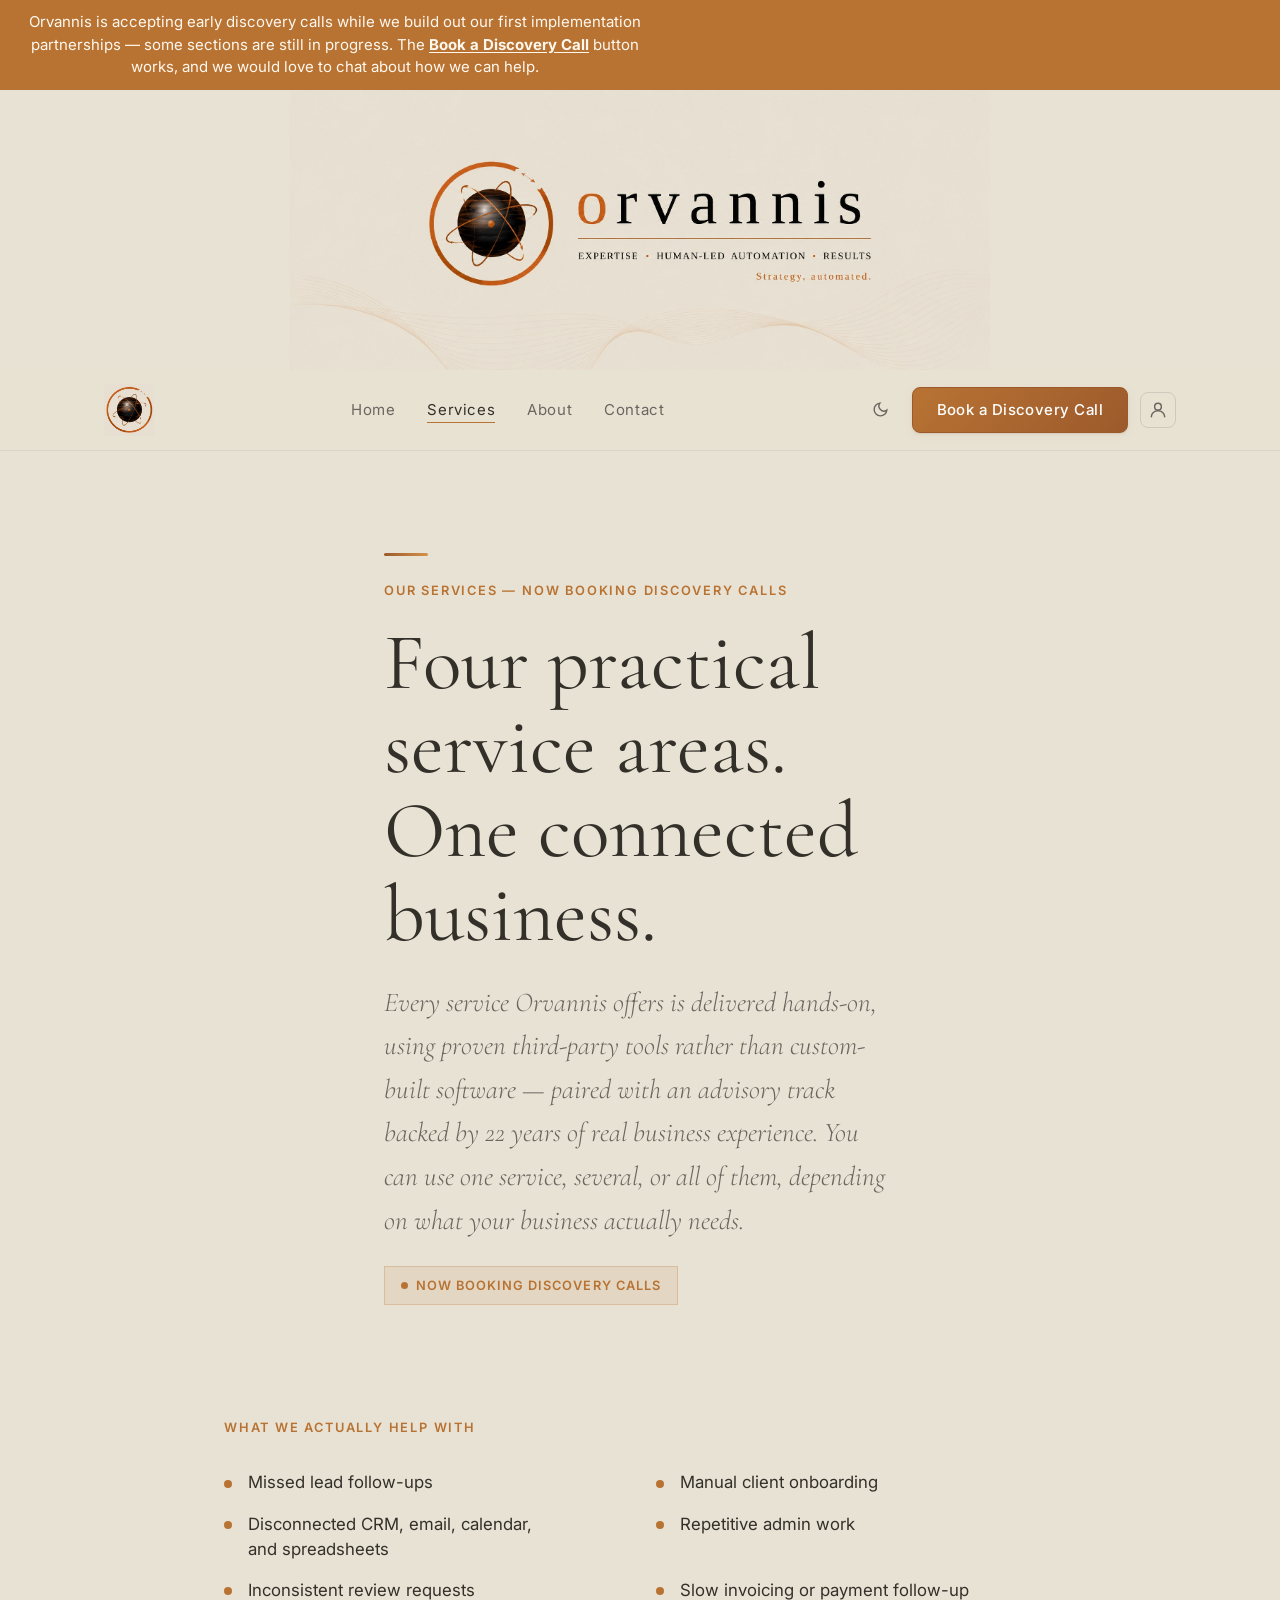
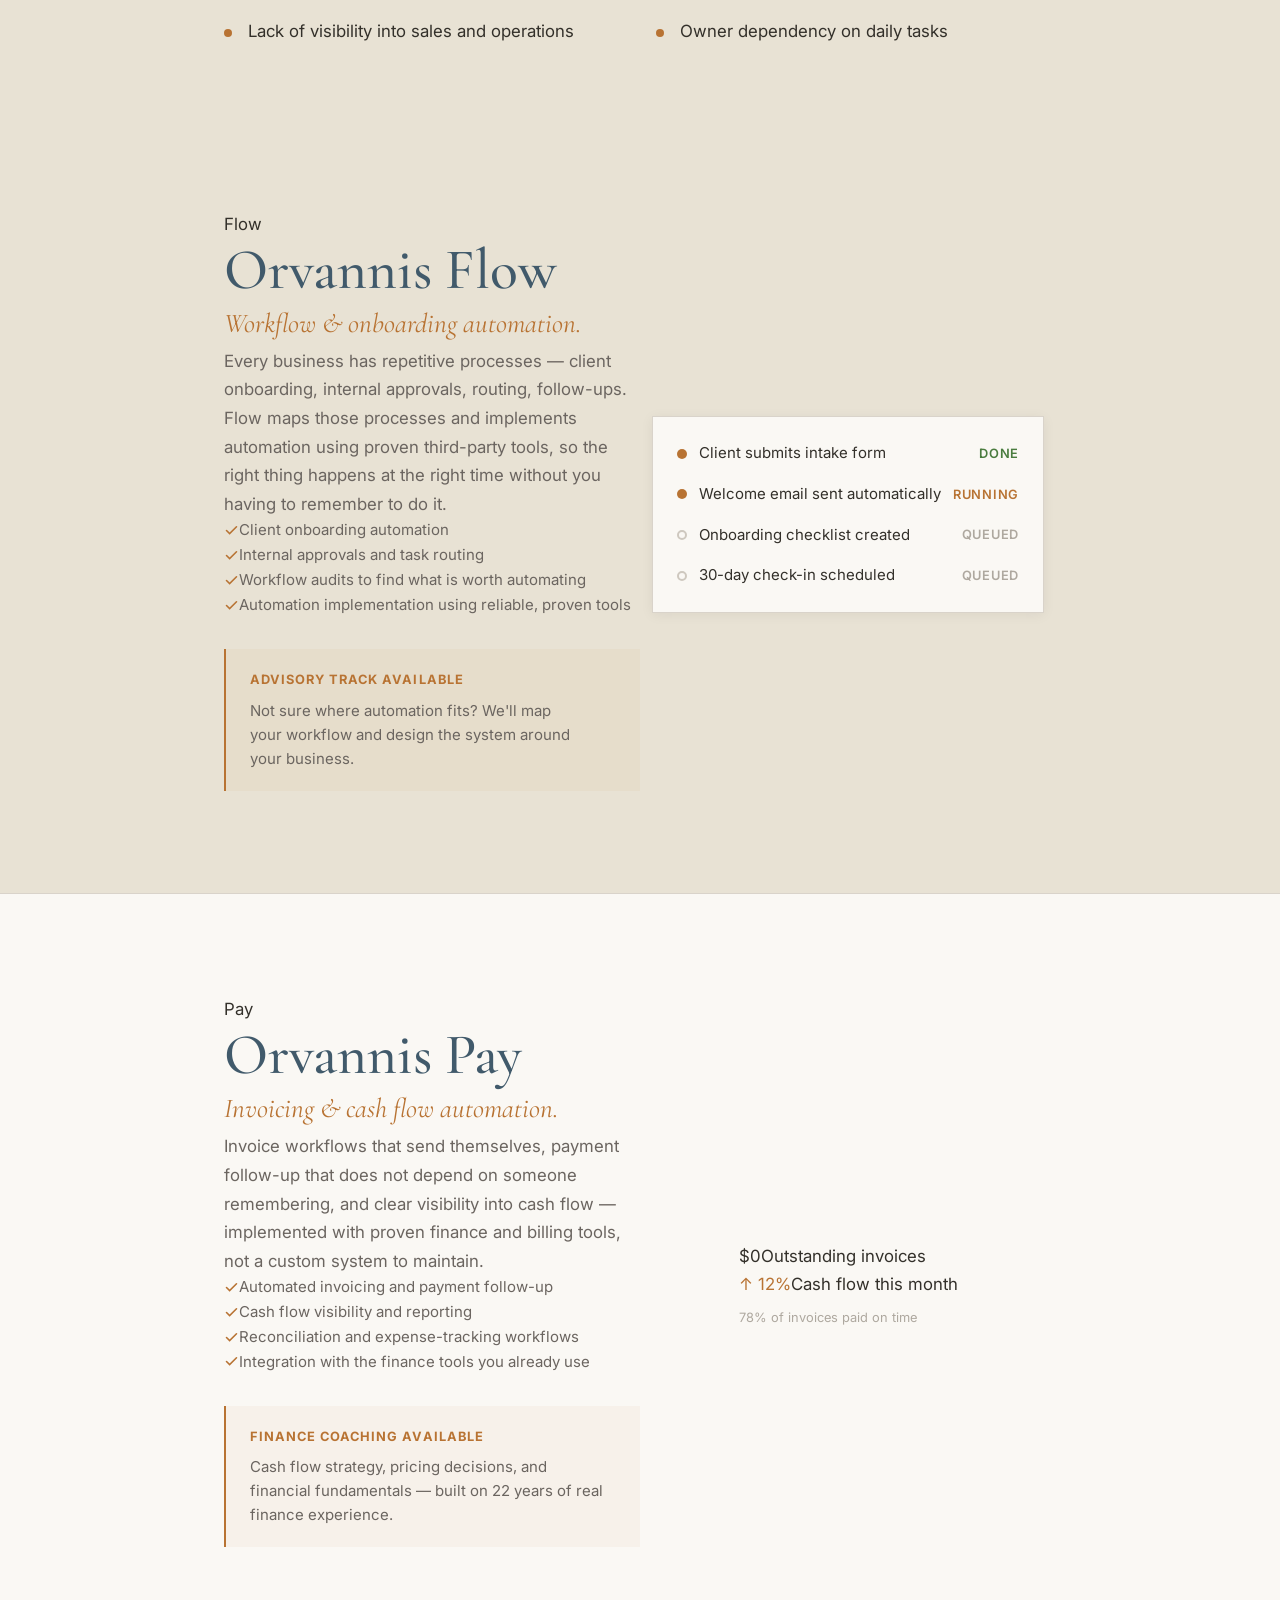
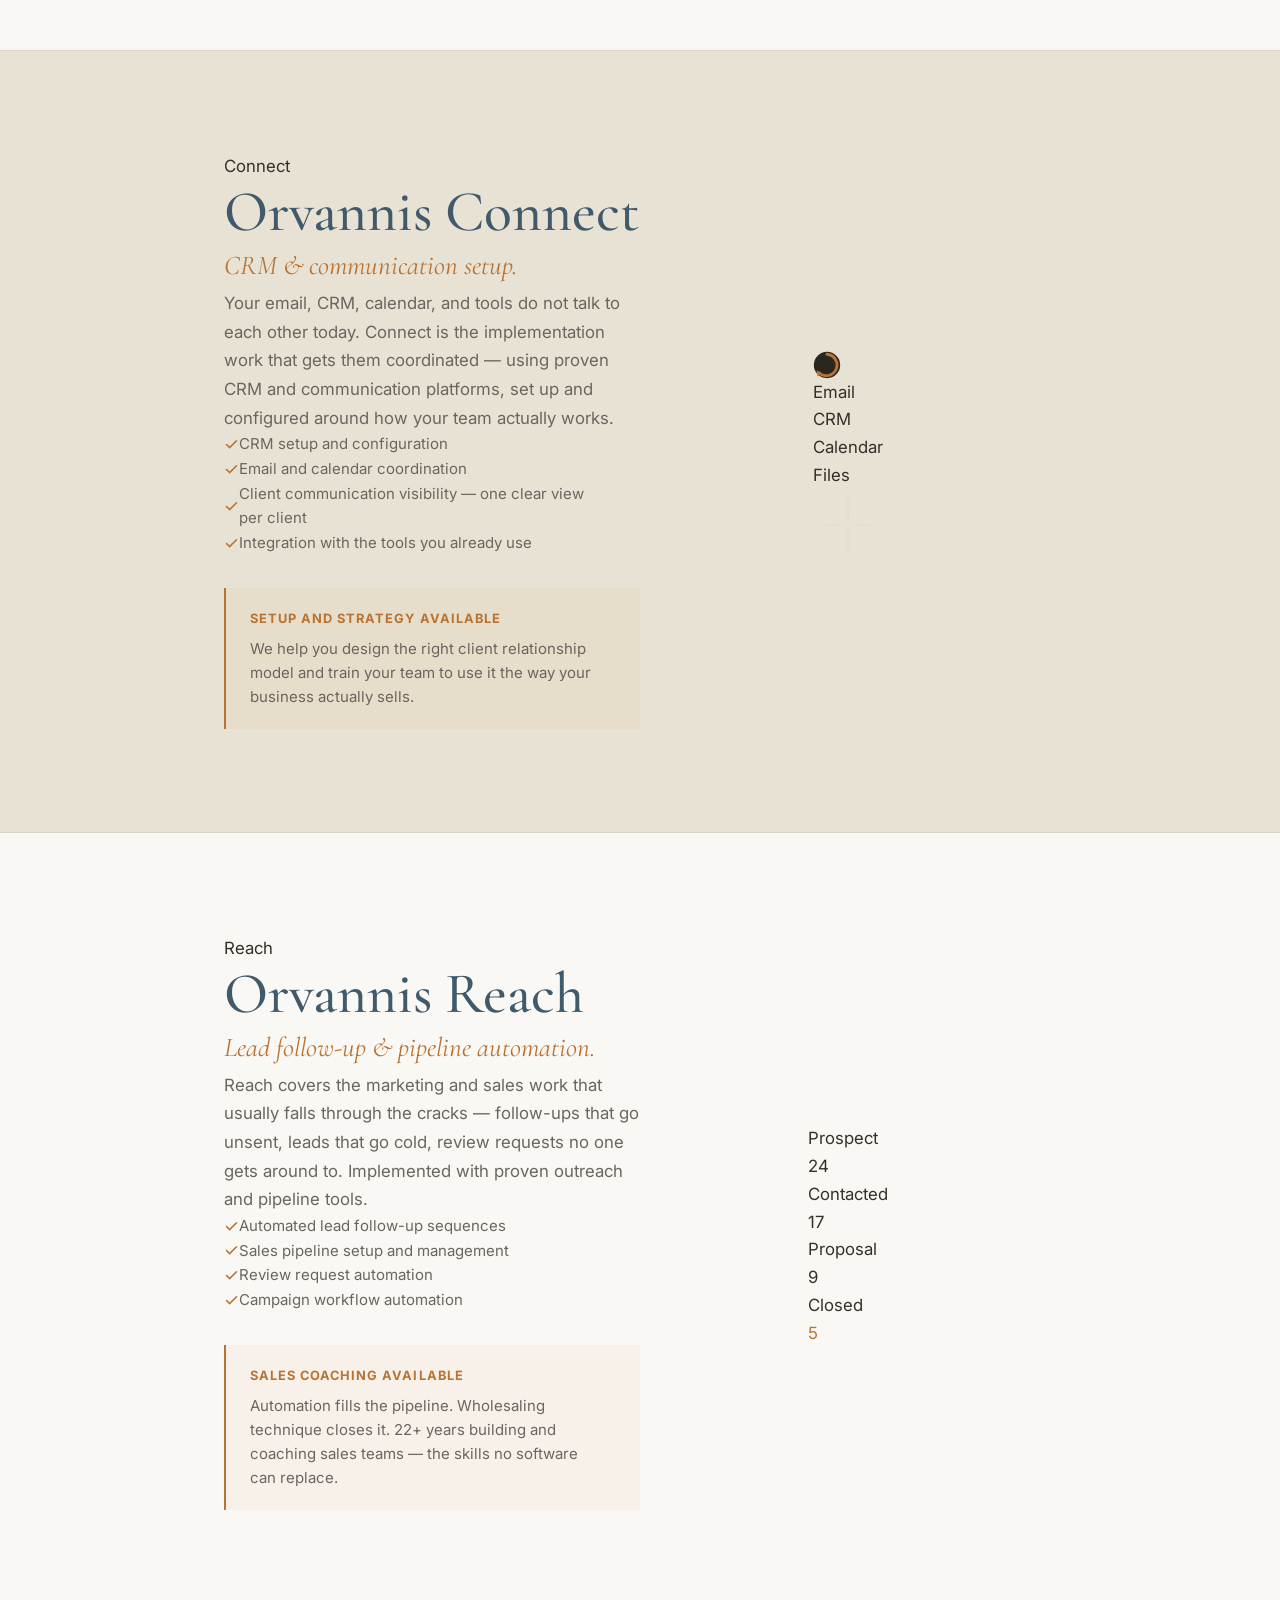
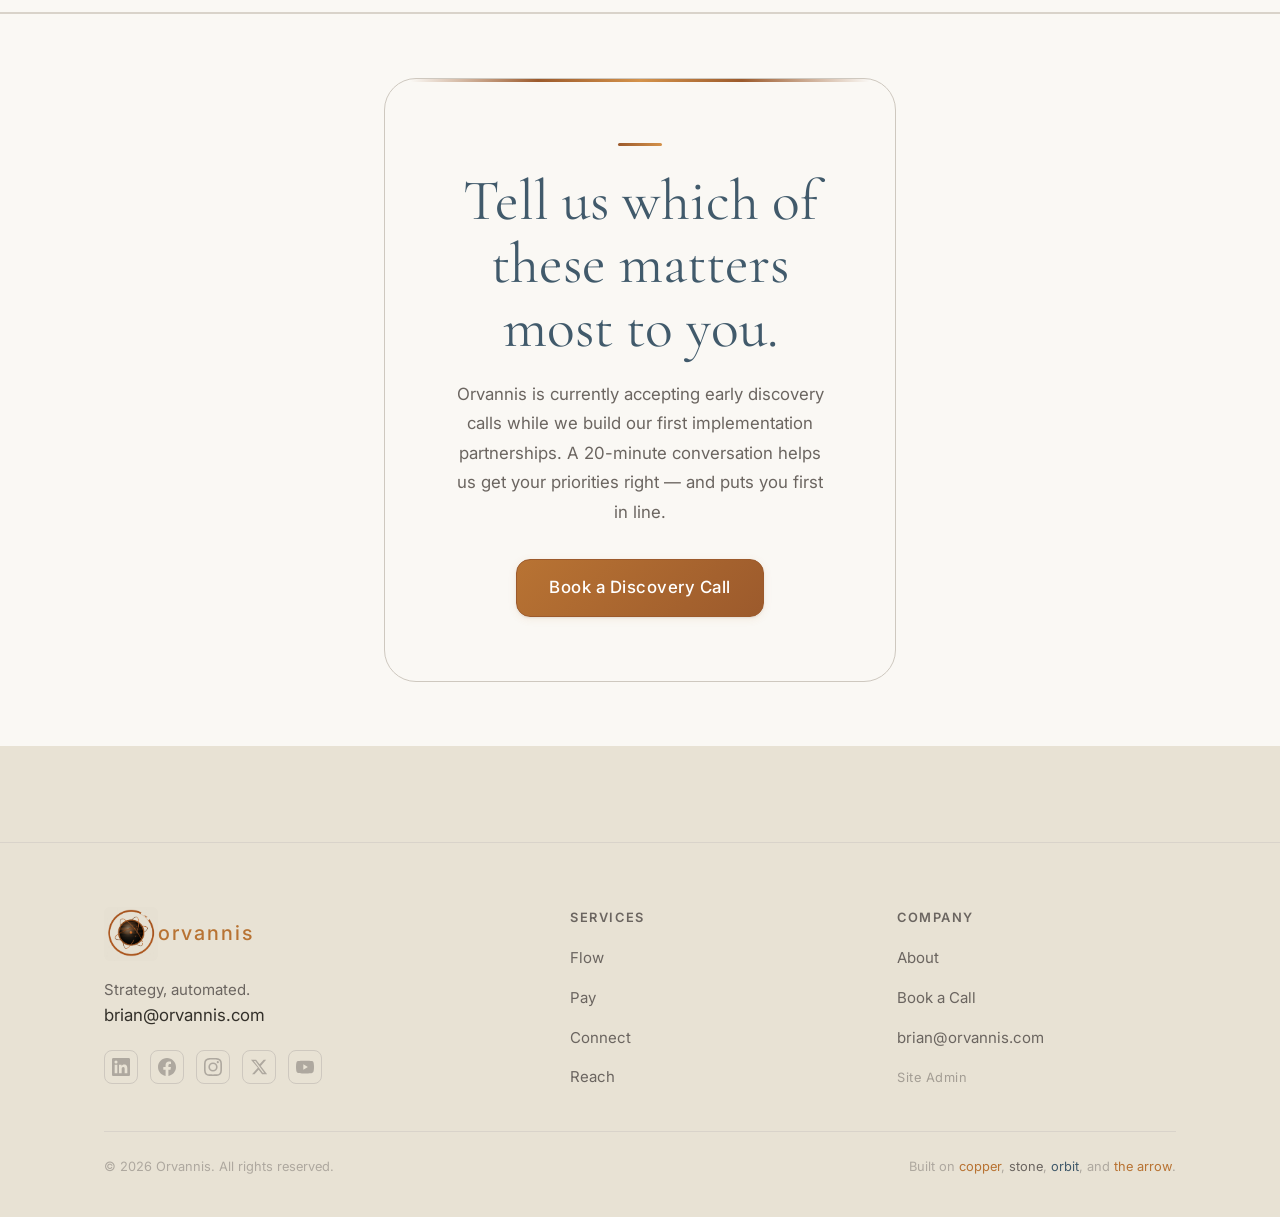
<file: platform.html>
<!DOCTYPE html>
<html lang="en" data-theme="light">
<head>
  <meta charset="UTF-8"><meta name="viewport" content="width=device-width, initial-scale=1.0">
  <title>Services — Orvannis | AI Automation &amp; Business Systems Consulting</title>
  <meta name="description" content="Workflow automation, invoicing automation, CRM setup, and sales follow-up automation — practical AI automation services for small and mid-sized businesses.">
  <meta property="og:type" content="website">
  <meta property="og:url" content="https://orvannis.com/platform.html">
  <meta property="og:title" content="Services — Orvannis">
  <meta property="og:description" content="Four practical service areas built on 22 years of real sales and finance experience.">
  <meta property="og:image" content="https://orvannis.com/images/orvannis-logo-horiz-dark.jpg">
  <meta name="twitter:card" content="summary_large_image">
  <meta name="twitter:title" content="Services — Orvannis">
  <meta name="twitter:description" content="Four practical service areas built on 22 years of real sales and finance experience.">
  <meta name="twitter:image" content="https://orvannis.com/images/orvannis-logo-horiz-dark.jpg">
  <link rel="icon" type="image/svg+xml" href="images/favicon.svg">
  <link rel="stylesheet" href="css/tokens.css">
  <link rel="stylesheet" href="css/base.css">
  <link rel="stylesheet" href="css/main.css">
  <link rel="stylesheet" href="css/platform.css">
  <script src="site.config.js"></script>
  <script src="js/render.js"></script>
  <script src="js/main.js" defer></script>
  <!-- Google Analytics 4 -->
  <script async src="https://www.googletagmanager.com/gtag/js?id=G-R4H89ZW2H5"></script>
  <script>
    window.dataLayer = window.dataLayer || [];
    function gtag(){dataLayer.push(arguments);}
    gtag('js', new Date());
    gtag('config', 'G-R4H89ZW2H5');
  </script>
</head>
<body data-page="platform">

<div class="construction-notice">
  <p>Orvannis is accepting early discovery calls while we build out our first implementation partnerships — some sections are still in progress. The <a href="contact.html">Book a Discovery Call</a> button works, and we would love to chat about how we can help.</p>
</div>

<div class="site-top-banner">
  <img src="images/orvannis-banner-cream-v2.jpg" class="banner-img banner-img--for-light" alt="Orvannis — Strategy, automated.">
  <img src="images/orvannis-banner-dark-v2.jpg" class="banner-img banner-img--for-dark" alt="Orvannis — Strategy, automated.">
</div>

<header class="site-header">
  <div class="container">
    <nav class="nav-inner" role="navigation" aria-label="Main">
      <a href="index.html" class="nav-logo" aria-label="Orvannis home">
        <img src="images/orvannis-icon-only-cream.jpg" class="nav-logo-img nav-logo-img--light" alt="Orvannis">
        <img src="images/orvannis-icon-only-dark.jpg" class="nav-logo-img nav-logo-img--dark" alt="Orvannis">
      </a>
      <ul class="nav-links" role="list"></ul>
      <div class="nav-actions">
        <button class="btn-theme" data-theme-toggle aria-label="Toggle theme"></button>
        <a href="contact.html" class="btn btn-primary nav-cta">Book a Discovery Call</a>
        <div class="nav-login-wrap">
          <button class="nav-login-btn" aria-label="Account" aria-expanded="false" aria-haspopup="true">
            <svg width="20" height="20" viewBox="0 0 24 24" fill="none" stroke="currentColor" stroke-width="1.8" stroke-linecap="round"><circle cx="12" cy="8" r="4"/><path d="M4 20c0-4 3.6-7 8-7s8 3 8 7"/></svg>
          </button>
          <div class="nav-login-dropdown" role="menu">
            <a href="login.html" class="nav-login-option" role="menuitem">
              <svg width="15" height="15" viewBox="0 0 24 24" fill="none" stroke="currentColor" stroke-width="2" stroke-linecap="round"><path d="M20 21v-2a4 4 0 0 0-4-4H8a4 4 0 0 0-4 4v2"/><circle cx="12" cy="7" r="4"/></svg>
              <span>Customer Login</span>
            </a>
            <a href="admin.html" class="nav-login-option nav-login-option--admin" role="menuitem">
              <svg width="15" height="15" viewBox="0 0 24 24" fill="none" stroke="currentColor" stroke-width="2" stroke-linecap="round"><rect x="3" y="11" width="18" height="11" rx="2"/><path d="M7 11V7a5 5 0 0 1 10 0v4"/></svg>
              <span>Admin Access</span>
            </a>
          </div>
        </div>
        <button class="nav-toggle" aria-label="Open menu">
          <svg width="20" height="20" viewBox="0 0 24 24" fill="none" stroke="currentColor" stroke-width="2" stroke-linecap="round"><line x1="3" y1="6" x2="21" y2="6"/><line x1="3" y1="12" x2="21" y2="12"/><line x1="3" y1="18" x2="21" y2="18"/></svg>
        </button>
      </div>
    </nav>
  </div>
</header>
<nav class="mobile-nav"><button class="mobile-nav-close" aria-label="Close"><svg width="20" height="20" viewBox="0 0 24 24" fill="none" stroke="currentColor" stroke-width="2" stroke-linecap="round"><line x1="18" y1="6" x2="6" y2="18"/><line x1="6" y1="6" x2="18" y2="18"/></svg></button><ul class="mobile-nav-links" role="list"></ul><a href="contact.html" class="btn btn-primary btn-lg mobile-cta" style="margin-top:auto">Book a Call</a></nav>

<main>

<!-- PLATFORM HERO -->
<section class="section section--page-hero" style="padding-bottom:var(--sp-12)">
  <div class="container--text">
    <div class="copper-rule"></div>
    <p class="page-hero-eyebrow reveal" data-hero-eyebrow>Our Services — Now Booking Discovery Calls</p>
    <h1 class="page-hero-title reveal" data-hero-title style="white-space:pre-line">Four practical service areas.
One connected business.</h1>
    <p class="page-hero-subtitle reveal" data-hero-subtitle>Every service Orvannis offers is delivered hands-on, using proven third-party tools rather than custom-built software — paired with an advisory track backed by 22 years of real business experience. You can use one service, several, or all of them, depending on what your business actually needs.</p>
    <div class="reveal" style="margin-top:var(--sp-6)">
      <span class="status-badge" data-status-badge>Now booking discovery calls</span>
    </div>
  </div>
</section>

<!-- ══ WHAT WE ACTUALLY HELP WITH ══ -->
<section class="section section--tight" data-section="help-with">
  <div class="container--normal">
    <div class="section-head reveal">
      <span class="eyebrow" data-helpwith-eyebrow>What We Actually Help With</span>
    </div>
    <ul class="simple-list simple-list--grid reveal" data-helpwith-items></ul>
  </div>
</section>

<!-- FLOW -->
<section class="section module-section" id="flow" data-module="flow">
  <div class="container--normal">
    <div class="module-inner">
      <span class="module-pill" data-mod-tag>Flow</span>
      <div class="module-content">
        <div class="module-text reveal">
          <h2 class="module-title" data-mod-title>Orvannis Flow</h2>
          <p class="module-tagline" data-mod-tagline>Workflows that run themselves.</p>
          <p class="module-body" data-mod-body>Every business has repetitive processes. Flow automates them so the right thing happens at the right time.</p>
          <ul class="module-features" data-mod-features></ul>
          <div class="advisory-block reveal">
            <p class="advisory-label" data-mod-advisory-label>Advisory track available</p>
            <p class="advisory-body" data-mod-advisory-body>Not sure where automation fits? We'll map your workflow and design the system around your business.</p>
          </div>
        </div>
        <div class="module-visual reveal reveal-delay-2">
          <div class="flow-card">
            <div class="flow-step flow-step--active">
              <span class="flow-dot"></span>
              <span class="flow-lbl">Client submits intake form</span>
              <span class="flow-status flow-status--done">Done</span>
            </div>
            <div class="flow-step">
              <span class="flow-dot"></span>
              <span class="flow-lbl">Welcome email sent automatically</span>
              <span class="flow-status flow-status--running">Running</span>
            </div>
            <div class="flow-step">
              <span class="flow-dot flow-dot--pending"></span>
              <span class="flow-lbl">Onboarding checklist created</span>
              <span class="flow-status flow-status--pending">Queued</span>
            </div>
            <div class="flow-step">
              <span class="flow-dot flow-dot--pending"></span>
              <span class="flow-lbl">30-day check-in scheduled</span>
              <span class="flow-status flow-status--pending">Queued</span>
            </div>
          </div>
        </div>
      </div>
    </div>
  </div>
</section>

<!-- PAY -->
<section class="section module-section module-section--alt" id="pay" data-module="pay">
  <div class="container--normal">
    <div class="module-inner">
      <span class="module-pill" data-mod-tag>Pay</span>
      <div class="module-content module-content--reversed">
        <div class="module-visual reveal">
          <div class="pay-card">
            <div class="pay-metric"><span class="pay-val">$0</span><span class="pay-lbl">Outstanding invoices</span></div>
            <div class="pay-metric"><span class="pay-val" style="color:var(--color-primary)">↑ 12%</span><span class="pay-lbl">Cash flow this month</span></div>
            <div class="pay-bar-wrap"><div class="pay-bar-fill" style="width:78%"></div></div>
            <p style="font-size:var(--text-xs);color:var(--color-text-faint);margin-top:var(--sp-2)">78% of invoices paid on time</p>
          </div>
        </div>
        <div class="module-text reveal reveal-delay-2">
          <h2 class="module-title" data-mod-title>Orvannis Pay</h2>
          <p class="module-tagline" data-mod-tagline>Finance that doesn't wait for you.</p>
          <p class="module-body" data-mod-body>Invoices sent automatically. Payments reconciled. Cash flow visible at a glance.</p>
          <ul class="module-features" data-mod-features></ul>
          <div class="advisory-block reveal">
            <p class="advisory-label" data-mod-advisory-label>Finance coaching available</p>
            <p class="advisory-body" data-mod-advisory-body>Cash flow strategy, pricing decisions, and financial fundamentals — built on 22 years of real finance experience.</p>
          </div>
        </div>
      </div>
    </div>
  </div>
</section>

<!-- CONNECT -->
<section class="section module-section" id="connect" data-module="connect">
  <div class="container--normal">
    <div class="module-inner">
      <span class="module-pill" data-mod-tag>Connect</span>
      <div class="module-content">
        <div class="module-text reveal">
          <h2 class="module-title" data-mod-title>Orvannis Connect</h2>
          <p class="module-tagline" data-mod-tagline>One view of everything.</p>
          <p class="module-body" data-mod-body>Your email, CRM, calendar, and tools don't talk to each other — Connect makes them.</p>
          <ul class="module-features" data-mod-features></ul>
          <div class="advisory-block reveal">
            <p class="advisory-label" data-mod-advisory-label>Setup and strategy available</p>
            <p class="advisory-body" data-mod-advisory-body>We help you design the right client relationship model and train your team to use it the way your business actually sells.</p>
          </div>
        </div>
        <div class="module-visual reveal reveal-delay-2">
          <div class="hub-diagram">
            <div class="hub-center">
              <svg width="28" height="28" viewBox="0 0 34 34" fill="none"><circle cx="17" cy="17" r="16" fill="#2A2720"/><path d="M17 4 A13 13 0 1 1 7.3 26.5" stroke="#B87333" stroke-width="3.5" fill="none" stroke-linecap="round"/><polygon points="4.5,23.5 10.5,27.5 5.5,31" fill="#B87333"/></svg>
            </div>
            <div class="hub-node hub-node--t">Email</div>
            <div class="hub-node hub-node--r">CRM</div>
            <div class="hub-node hub-node--b">Calendar</div>
            <div class="hub-node hub-node--l">Files</div>
            <svg class="hub-lines" viewBox="0 0 220 220" fill="none"><line x1="110" y1="20" x2="110" y2="95" stroke="var(--color-border)" stroke-width="1.5" stroke-dasharray="4 3"/><line x1="200" y1="110" x2="125" y2="110" stroke="var(--color-border)" stroke-width="1.5" stroke-dasharray="4 3"/><line x1="110" y1="200" x2="110" y2="125" stroke="var(--color-border)" stroke-width="1.5" stroke-dasharray="4 3"/><line x1="20" y1="110" x2="95" y2="110" stroke="var(--color-border)" stroke-width="1.5" stroke-dasharray="4 3"/></svg>
          </div>
        </div>
      </div>
    </div>
  </div>
</section>

<!-- REACH -->
<section class="section module-section module-section--alt" id="reach" data-module="reach">
  <div class="container--normal">
    <div class="module-inner">
      <span class="module-pill" data-mod-tag>Reach</span>
      <div class="module-content module-content--reversed">
        <div class="module-visual reveal">
          <div class="pipeline-card">
            <div class="pipe-row"><span class="pipe-lbl">Prospect</span><div class="pipe-bar" style="width:100%"></div><span class="pipe-n">24</span></div>
            <div class="pipe-row"><span class="pipe-lbl">Contacted</span><div class="pipe-bar" style="width:71%"></div><span class="pipe-n">17</span></div>
            <div class="pipe-row"><span class="pipe-lbl">Proposal</span><div class="pipe-bar" style="width:38%"></div><span class="pipe-n">9</span></div>
            <div class="pipe-row"><span class="pipe-lbl">Closed</span><div class="pipe-bar" style="width:21%;background:var(--color-primary)"></div><span class="pipe-n" style="color:var(--color-primary)">5</span></div>
          </div>
        </div>
        <div class="module-text reveal reveal-delay-2">
          <h2 class="module-title" data-mod-title>Orvannis Reach</h2>
          <p class="module-tagline" data-mod-tagline>Your pipeline, on autopilot.</p>
          <p class="module-body" data-mod-body>Reach handles the marketing and sales work that falls through the cracks — follow-ups that go unsent, leads that go cold.</p>
          <ul class="module-features" data-mod-features></ul>
          <div class="advisory-block reveal">
            <p class="advisory-label" data-mod-advisory-label>Sales coaching available</p>
            <p class="advisory-body" data-mod-advisory-body>Automation fills the pipeline. Wholesaling technique closes it. 22+ years building and coaching sales teams — the skills no software can replace.</p>
          </div>
        </div>
      </div>
    </div>
  </div>
</section>

<!-- BOTTOM CTA -->
<section class="section section--tight" style="background:var(--color-surface);border-top:1px solid var(--color-divider)">
  <div class="container--text">
    <div class="cta-box reveal">
      <div class="copper-rule copper-rule--center"></div>
      <h2 class="section-title" data-bottom-cta-title>Tell us which of these matters most to you.</h2>
      <p class="section-body" data-bottom-cta-body>We are prioritizing what to build first based on real conversations. A 20-minute interview helps us get it right — and puts you first in line when it launches.</p>
      <div class="cta-actions" style="margin-top:var(--sp-8)">
        <a href="contact.html" class="btn btn-primary btn-lg" data-bottom-cta-btn>Book a Discovery Call</a>
      </div>
    </div>
  </div>
</section>

</main>

<footer class="site-footer">
  <div class="container">
    <div class="footer-grid">
      <div class="footer-brand"><a href="index.html" class="nav-logo">
          <span class="footer-icon-wrap"><img src="images/orvannis-mark-light.jpg" class="nav-logo-img nav-logo-img--light footer-logo-img" alt="Orvannis">
          <img src="images/orvannis-mark-dark.jpg" class="nav-logo-img nav-logo-img--dark footer-logo-img" alt="Orvannis"></span>
          <span class="nav-logo-text footer-logo-text"><span class="footer-logo-o">O</span>rvannis</span>
        </a><p data-brand-tagline></p><a href="mailto:brian@orvannis.com" class="footer-email" data-brand-email>brian@orvannis.com</a>
        <div class="footer-socials">
          <a href="https://linkedin.com/company/orvannis" class="social-icon" aria-label="LinkedIn" data-social="linkedin" target="_blank" rel="noopener noreferrer">
            <svg width="18" height="18" viewBox="0 0 24 24" fill="currentColor" aria-hidden="true">
              <path d="M20.447 20.452h-3.554v-5.569c0-1.328-.027-3.037-1.852-3.037-1.853 0-2.136 1.445-2.136 2.939v5.667H9.351V9h3.414v1.561h.046c.477-.9 1.637-1.85 3.37-1.85 3.601 0 4.267 2.37 4.267 5.455v6.286zM5.337 7.433a2.062 2.062 0 0 1-2.063-2.065 2.064 2.064 0 1 1 2.063 2.065zm1.782 13.019H3.555V9h3.564v11.452zM22.225 0H1.771C.792 0 0 .774 0 1.729v20.542C0 23.227.792 24 1.771 24h20.451C23.2 24 24 23.227 24 22.271V1.729C24 .774 23.2 0 22.222 0h.003z"/>
            </svg>
          </a>
          <a href="https://www.facebook.com/profile.php?id=61591265527848" class="social-icon" aria-label="Facebook" data-social="facebook" target="_blank" rel="noopener noreferrer">
            <svg width="18" height="18" viewBox="0 0 24 24" fill="currentColor" aria-hidden="true">
              <path d="M24 12.073c0-6.627-5.373-12-12-12s-12 5.373-12 12c0 5.99 4.388 10.954 10.125 11.854v-8.385H7.078v-3.47h3.047V9.43c0-3.007 1.792-4.669 4.533-4.669 1.312 0 2.686.235 2.686.235v2.953H15.83c-1.491 0-1.956.925-1.956 1.874v2.25h3.328l-.532 3.47h-2.796v8.385C19.612 23.027 24 18.062 24 12.073z"/>
            </svg>
          </a>
          <a href="https://www.instagram.com/OrvannisLLC" class="social-icon" aria-label="Instagram" data-social="instagram" target="_blank" rel="noopener noreferrer">
            <svg width="18" height="18" viewBox="0 0 24 24" fill="currentColor" aria-hidden="true">
              <path d="M12 2.163c3.204 0 3.584.012 4.85.07 3.252.148 4.771 1.691 4.919 4.919.058 1.265.069 1.645.069 4.849 0 3.205-.012 3.584-.069 4.849-.149 3.225-1.664 4.771-4.919 4.919-1.266.058-1.644.07-4.85.07-3.204 0-3.584-.012-4.849-.07-3.26-.149-4.771-1.699-4.919-4.92-.058-1.265-.07-1.644-.07-4.849 0-3.204.013-3.583.07-4.849.149-3.227 1.664-4.771 4.919-4.919 1.266-.057 1.645-.069 4.849-.069zm0-2.163c-3.259 0-3.667.014-4.947.072-4.358.2-6.78 2.618-6.98 6.98-.059 1.281-.073 1.689-.073 4.948 0 3.259.014 3.668.072 4.948.2 4.358 2.618 6.78 6.98 6.98 1.281.058 1.689.072 4.948.072 3.259 0 3.668-.014 4.948-.072 4.354-.2 6.782-2.618 6.979-6.98.059-1.28.073-1.689.073-4.948 0-3.259-.014-3.667-.072-4.947-.196-4.354-2.617-6.78-6.979-6.98-1.281-.059-1.69-.073-4.949-.073zm0 5.838a6.162 6.162 0 1 0 0 12.324 6.162 6.162 0 0 0 0-12.324zM12 16a4 4 0 1 1 0-8 4 4 0 0 1 0 8zm6.406-11.845a1.44 1.44 0 1 0 0 2.881 1.44 1.44 0 0 0 0-2.881z"/>
            </svg>
          </a>
          <a href="https://x.com/orvannis" class="social-icon" aria-label="X (Twitter)" data-social="x" target="_blank" rel="noopener noreferrer">
            <svg width="18" height="18" viewBox="0 0 24 24" fill="currentColor" aria-hidden="true">
              <path d="M18.244 2.25h3.308l-7.227 8.26 8.502 11.24H16.17l-4.714-6.231-5.401 6.231H2.744l7.73-8.835L1.254 2.25H8.08l4.713 6.231zm-1.161 17.52h1.833L7.084 4.126H5.117z"/>
            </svg>
          </a>
          <a href="https://youtube.com/@OrvannisHQ" class="social-icon" aria-label="YouTube" data-social="youtube" target="_blank" rel="noopener noreferrer">
            <svg width="18" height="18" viewBox="0 0 24 24" fill="currentColor" aria-hidden="true">
              <path d="M23.498 6.186a2.97 2.97 0 0 0-2.088-2.088C19.692 3.5 12 3.5 12 3.5s-7.692 0-9.41.598A2.97 2.97 0 0 0 .502 6.186 31.06 31.06 0 0 0 0 12a31.06 31.06 0 0 0 .502 5.814 2.97 2.97 0 0 0 2.088 2.088C4.308 20.5 12 20.5 12 20.5s7.692 0 9.41-.598a2.97 2.97 0 0 0 2.088-2.088A31.06 31.06 0 0 0 24 12a31.06 31.06 0 0 0-.502-5.814zM9.75 15.568V8.432L15.818 12 9.75 15.568z"/>
            </svg>
          </a>
        </div>
      </div>
      <div><p class="footer-col-title">Services</p><ul class="footer-links"><li><a href="platform.html#flow">Flow</a></li><li><a href="platform.html#pay">Pay</a></li><li><a href="platform.html#connect">Connect</a></li><li><a href="platform.html#reach">Reach</a></li></ul></div>
      <div><p class="footer-col-title">Company</p><ul class="footer-links"><li><a href="about.html">About</a></li><li><a href="contact.html">Book a Call</a></li><li><a href="mailto:brian@orvannis.com" data-brand-email>Contact</a></li>
          <li><a href="admin.html" class="footer-admin-link">Site Admin</a></li>
</ul></div>
    </div>
    <div class="footer-bottom"><p data-copyright></p><p data-signoff></p></div>
  </div>
</footer>
</body>
</html>
</file>
<file: css/tokens.css>
/* =====================================================
   ORVANNIS DESIGN TOKENS — v2
   Palette: Deep Slate + Warm Copper
   ===================================================== */

:root,
[data-theme='light'] {

  /* === COPPER ACCENT (unchanged — brand-critical) === */
  --copper:        #B87333;
  --copper-bright: #D4924A;
  --copper-muted:  #9C5A2C;
  --copper-pale:   rgba(184,115,51,0.10);
  --copper-glow:   rgba(184,115,51,0.20);

  /* === SLATE / STONE — richer, deeper === */
  --slate-900:  #1C1A17;   /* near-black warm */
  --slate-800:  #415A6B;   /* bold dark blue-slate */
  --slate-heading: #415A6B; /* heading-only slate */
  --slate-700:  #3D3930;   /* dark warm stone */
  --slate-500:  #6B6560;   /* mid stone */
  --slate-300:  #AEA89F;   /* cool stone */
  --slate-100:  #D9D3CA;   /* limestone */
  --slate-50:   #EDE8E0;   /* pale stone */
  --paper:      #E8E2D4;   /* darker warm cream */
  --paper-pure: #FAF8F4;   /* near-white */

  /* === SEMANTIC TOKENS === */
  --color-bg:             var(--paper);
  --color-surface:        var(--paper-pure);
  --color-surface-2:      #FFFFFF;
  --color-surface-raised: var(--paper-pure);
  --color-surface-offset: var(--slate-50);
  --color-divider:        var(--slate-100);
  --color-border:         #CEC8BF;
  --color-border-strong:  var(--slate-300);

  --color-text:           #33302A;   /* neutral dark — body, nav links */
  --color-heading:        var(--slate-heading); /* titles + brand name only */
  --color-text-muted:     var(--slate-500);
  --color-text-faint:     var(--slate-300);
  --color-text-inverse:   var(--paper);

  --color-primary:        var(--copper);
  --color-primary-hover:  var(--copper-muted);
  --color-primary-active: #7A4220;
  --color-primary-pale:   var(--copper-pale);
  --color-primary-glow:   var(--copper-glow);

  /* === TYPE SCALE (fluid) === */
  --text-xs:   clamp(0.6875rem, 0.65rem + 0.19vw, 0.8125rem);
  --text-sm:   clamp(0.8125rem, 0.77rem + 0.21vw, 0.9375rem);
  --text-base: clamp(0.9375rem, 0.9rem + 0.19vw, 1.0625rem);
  --text-md:   clamp(1.0625rem, 1rem + 0.31vw, 1.25rem);
  --text-lg:   clamp(1.25rem, 1.1rem + 0.75vw, 1.75rem);
  --text-xl:   clamp(1.625rem, 1.2rem + 1.25vw, 2.5rem);
  --text-2xl:  clamp(2.25rem, 1.4rem + 2.75vw, 4rem);
  --text-3xl:  clamp(3rem,    1rem  + 5vw,   6rem);
  --text-hero: clamp(3.5rem,  0.5rem + 7.5vw, 8.5rem);

  /* === SPACING (4px grid) === */
  --sp-1:  0.25rem;   /*  4px */
  --sp-2:  0.5rem;    /*  8px */
  --sp-3:  0.75rem;   /* 12px */
  --sp-4:  1rem;      /* 16px */
  --sp-5:  1.25rem;   /* 20px */
  --sp-6:  1.5rem;    /* 24px */
  --sp-8:  2rem;      /* 32px */
  --sp-10: 2.5rem;    /* 40px */
  --sp-12: 3rem;      /* 48px */
  --sp-16: 4rem;      /* 64px */
  --sp-20: 5rem;      /* 80px */
  --sp-24: 6rem;      /* 96px */
  --sp-32: 8rem;      /* 128px */

  /* === TYPOGRAPHY === */
  --font-display: 'Cormorant Garamond', 'Instrument Serif', Georgia, serif;
  --font-body:    'Inter', 'Helvetica Neue', sans-serif;

  /* === RADIUS === */
  --r-sm:   0.25rem;
  --r-md:   0.5rem;
  --r-lg:   0.875rem;
  --r-xl:   1.25rem;
  --r-2xl:  2rem;
  --r-full: 9999px;

  /* === MOTION === */
  --ease-out:  cubic-bezier(0.16, 1, 0.3, 1);
  --ease-in:   cubic-bezier(0.4, 0, 1, 1);
  --ease-io:   cubic-bezier(0.4, 0, 0.2, 1);
  --dur-fast:  140ms;
  --dur-base:  240ms;
  --dur-slow:  400ms;

  /* === SHADOWS (warm-tinted) === */
  --shadow-xs: 0 1px 2px rgba(44,36,22,0.06);
  --shadow-sm: 0 2px 6px rgba(44,36,22,0.07), 0 1px 2px rgba(44,36,22,0.05);
  --shadow-md: 0 6px 20px rgba(44,36,22,0.09), 0 2px 6px rgba(44,36,22,0.06);
  --shadow-lg: 0 16px 48px rgba(44,36,22,0.12), 0 4px 12px rgba(44,36,22,0.07);
  --shadow-xl: 0 32px 80px rgba(44,36,22,0.16), 0 8px 24px rgba(44,36,22,0.08);
  --shadow-copper: 0 8px 32px rgba(184,115,51,0.25);

  /* === CONTENT WIDTHS === */
  --w-text:   640px;
  --w-normal: 960px;
  --w-wide:   1200px;
  --w-full:   100%;
}

/* ======================== DARK MODE ======================== */
[data-theme='dark'] {
  --color-bg:             #000000;
  --color-surface:        #1A1815;
  --color-surface-2:      #201E1A;
  --color-surface-raised: #242118;
  --color-surface-offset: #0A0908;
  --color-divider:        #2C2920;
  --color-border:         #38342A;
  --color-border-strong:  #4A4538;

  --color-text:           #E5DFD4;
  --color-text-muted:     #8A8070;
  --color-text-faint:     #524D42;
  --color-text-inverse:   #000000;

  --color-primary:        #D4924A;
  --color-primary-hover:  #E5A55A;
  --color-primary-active: #B87333;
  --color-primary-pale:   rgba(212,146,74,0.12);
  --color-primary-glow:   rgba(212,146,74,0.22);

  --copper:        #D4924A;
  --copper-bright: #E5A55A;
  --copper-muted:  #B87333;

  --shadow-xs: 0 1px 2px rgba(0,0,0,0.25);
  --shadow-sm: 0 2px 6px rgba(0,0,0,0.30);
  --shadow-md: 0 6px 20px rgba(0,0,0,0.35);
  --shadow-lg: 0 16px 48px rgba(0,0,0,0.45);
  --shadow-xl: 0 32px 80px rgba(0,0,0,0.55);
  --shadow-copper: 0 8px 32px rgba(212,146,74,0.20);
}

@media (prefers-color-scheme: dark) {
  :root:not([data-theme]) {
    --color-bg:             #000000;
    --color-surface:        #1A1815;
    --color-surface-2:      #201E1A;
    --color-surface-raised: #242118;
    --color-surface-offset: #0A0908;
    --color-divider:        #2C2920;
    --color-border:         #38342A;
    --color-border-strong:  #4A4538;
    --color-text:           #E5DFD4;
    --color-text-muted:     #8A8070;
    --color-text-faint:     #524D42;
    --color-text-inverse:   #000000;
    --color-primary:        #D4924A;
    --color-primary-hover:  #E5A55A;
    --color-primary-active: #B87333;
    --color-primary-pale:   rgba(212,146,74,0.12);
    --color-primary-glow:   rgba(212,146,74,0.22);
    --copper: #D4924A;
    --copper-bright: #E5A55A;
    --copper-muted: #B87333;
    --shadow-xs: 0 1px 2px rgba(0,0,0,0.25);
    --shadow-sm: 0 2px 6px rgba(0,0,0,0.30);
    --shadow-md: 0 6px 20px rgba(0,0,0,0.35);
    --shadow-lg: 0 16px 48px rgba(0,0,0,0.45);
    --shadow-xl: 0 32px 80px rgba(0,0,0,0.55);
    --shadow-copper: 0 8px 32px rgba(212,146,74,0.20);
  }
}
</file>
<file: css/base.css>
/* =====================================================
   ORVANNIS BASE — v2
   Cormorant Garamond (display) + Inter (body)
   ===================================================== */

@import url('https://fonts.googleapis.com/css2?family=Cormorant+Garamond:ital,wght@0,300;0,400;0,500;0,600;1,300;1,400;1,500&family=Inter:wght@300;400;500;600&display=swap');

*, *::before, *::after {
  box-sizing: border-box;
  margin: 0;
  padding: 0;
}

html {
  -webkit-text-size-adjust: none;
  text-size-adjust: none;
  -webkit-font-smoothing: antialiased;
  -moz-osx-font-smoothing: grayscale;
  text-rendering: optimizeLegibility;
  scroll-behavior: smooth;
  scroll-padding-top: var(--sp-16);
}

body {
  min-height: 100dvh;
  line-height: 1.65;
  font-family: var(--font-body);
  font-size: var(--text-base);
  color: var(--color-text);
  background-color: var(--color-bg);
  transition: background-color 0.4s var(--ease-out), color 0.4s var(--ease-out);
}

img, picture, video, canvas {
  display: block;
  max-width: 100%;
  height: auto;
}

svg { display: block; }

ul[role='list'], ol[role='list'] { list-style: none; }

input, button, textarea, select { font: inherit; color: inherit; }

h1, h2, h3, h4, h5, h6 {
  text-wrap: balance;
  line-height: 1.1;
  font-family: var(--font-display);
  font-weight: 500;
}

p, li, figcaption {
  text-wrap: pretty;
  max-width: 70ch;
}

a { color: inherit; text-decoration: none; }
button { cursor: pointer; background: none; border: none; }

::selection {
  background: var(--color-primary-glow);
  color: var(--color-text);
}

:focus-visible {
  outline: 2px solid var(--color-primary);
  outline-offset: 3px;
  border-radius: var(--r-sm);
}

a, button, [role='button'], input, textarea, select {
  transition:
    color var(--dur-fast) var(--ease-out),
    background var(--dur-fast) var(--ease-out),
    border-color var(--dur-fast) var(--ease-out),
    box-shadow var(--dur-fast) var(--ease-out),
    opacity var(--dur-fast) var(--ease-out),
    transform var(--dur-fast) var(--ease-out);
}

.sr-only {
  position: absolute;
  width: 1px; height: 1px;
  padding: 0; margin: -1px;
  overflow: hidden;
  clip: rect(0,0,0,0);
  white-space: nowrap;
  border-width: 0;
}

@media (prefers-reduced-motion: reduce) {
  *, *::before, *::after {
    animation-duration: 0.01ms !important;
    animation-iteration-count: 1 !important;
    transition-duration: 0.01ms !important;
    scroll-behavior: auto !important;
  }
}
</file>
<file: css/main.css>
/* =====================================================
   ORVANNIS MAIN — v2
   Elite design pass: 3D hovers, deep slate, copper
   ===================================================== */

/* =====================
   LAYOUT UTILITIES
   ===================== */
.container {
  width: 100%;
  max-width: var(--w-wide);
  margin-inline: auto;
  padding-inline: clamp(var(--sp-6), 5vw, var(--sp-16));
}
.container--normal {
  max-width: var(--w-normal);
  margin-inline: auto;
  padding-inline: clamp(var(--sp-6), 5vw, var(--sp-16));
}
.container--text {
  max-width: var(--w-text);
  margin-inline: auto;
  padding-inline: clamp(var(--sp-6), 5vw, var(--sp-16));
}

/* =====================
   3D PERSPECTIVE ENGINE
   Every interactive card lives inside a perspective container.
   ===================== */
.perspective-wrap {
  perspective: 1000px;
  perspective-origin: 50% 50%;
}

/* =====================
   CONSTRUCTION NOTICE
   Temporary banner — remove the .construction-notice element from each
   page once the full site (all platform links, etc.) is ready to go live.
   ===================== */
.construction-notice {
  width: 100%;
  background: var(--color-primary);
  color: #FFF8EF;
  text-align: center;
  font-size: var(--text-sm);
  line-height: 1.5;
  padding: 0.7rem 1.25rem;
  position: relative;
  z-index: 20;
}
.construction-notice p { margin: 0; }
.construction-notice a {
  color: inherit;
  font-weight: 700;
  text-decoration: underline;
  text-underline-offset: 2px;
}
.construction-notice a:hover { opacity: 0.85; }
@media (max-width: 600px) {
  .construction-notice { font-size: var(--text-xs); padding: 0.6rem 1rem; }
}

/* =====================
   SITE-TOP BANNER
   Full lockup (mark + wordmark + tagline) shown full-width above the nav.
   The banner image's own background matches the active theme (cream image
   in light mode, black image in dark mode), so the container background
   just follows --color-bg to stay seamless behind it.
   ===================== */
.site-top-banner {
  width: 100%;
  display: block;
  background: var(--color-bg);
  position: relative;
  z-index: 10;
  overflow: hidden;
}
.banner-img {
  display: none;
  width: 100%;
  max-width: none;
  /* contain (not cover) — the banner's own background already matches the
     page background per theme, so there's no visible letterboxing, but it
     guarantees the whole graphic (icon, wordmark, AND tagline) is always
     fully visible instead of cover cropping the top/bottom off to fill a
     short container. */
  object-fit: contain;
  object-position: center;
}
/* Each variant's height is set independently (rather than width:100%/height:auto)
   because the two source images have different aspect ratios — this keeps both
   scaled to ~60% of their original full-bleed height instead of one looking
   disproportionately smaller than the other. */
.banner-img--for-light { height: clamp(90px, 24vw, 280px); }  /* cream banner, ~2.5:1 source */
.banner-img--for-dark  { height: clamp(70px, 14.7vw, 180px); } /* dark banner, ~4.1:1 source */

[data-theme="dark"]  .banner-img--for-light { display: none; }
[data-theme="dark"]  .banner-img--for-dark  { display: block; }
html:not([data-theme="dark"]) .banner-img--for-light { display: block; }
html:not([data-theme="dark"]) .banner-img--for-dark  { display: none; }

/* =====================
   NAVIGATION
   ===================== */
.site-header {
  position: sticky;
  top: 0;
  z-index: 100;
  background: color-mix(in srgb, var(--color-bg) 85%, transparent);
  backdrop-filter: blur(16px) saturate(1.4);
  -webkit-backdrop-filter: blur(16px) saturate(1.4);
  border-bottom: 1px solid var(--color-divider);
  transition: box-shadow var(--dur-base) var(--ease-out), background var(--dur-base) var(--ease-out);
}
.site-header--scrolled { box-shadow: var(--shadow-sm); }

.nav-inner {
  display: flex;
  align-items: center;
  justify-content: space-between;
  height: 80px;
  gap: var(--sp-8);
}

.nav-logo-text {
  font-family: var(--font-body);
  font-size: var(--text-md);
  font-weight: 500;
  letter-spacing: 0.1em;
  color: var(--color-heading);
  text-transform: lowercase;
}

.nav-links {
  display: flex;
  align-items: center;
  gap: var(--sp-8);
  list-style: none;
}
.nav-links a {
  font-size: var(--text-sm);
  font-weight: 400;
  color: var(--color-text-muted);
  letter-spacing: 0.04em;
  position: relative;
  padding-bottom: 2px;
}
.nav-links a::after {
  content: '';
  position: absolute;
  bottom: -2px; left: 0;
  width: 0; height: 1px;
  background: var(--color-primary);
  transition: width var(--dur-base) var(--ease-out);
}
.nav-links a:hover,
.nav-links a.active { color: var(--color-text); }
.nav-links a:hover::after,
.nav-links a.active::after { width: 100%; }

.nav-actions {
  display: flex;
  align-items: center;
  gap: var(--sp-3);
}

.btn-theme {
  width: 38px; height: 38px;
  display: flex; align-items: center; justify-content: center;
  border-radius: var(--r-full);
  color: var(--color-text-muted);
  border: 1px solid transparent;
}
.btn-theme:hover {
  color: var(--color-text);
  background: var(--color-surface-offset);
  border-color: var(--color-border);
}

.nav-toggle {
  display: none;
  width: 38px; height: 38px;
  align-items: center; justify-content: center;
  color: var(--color-text-muted);
  border-radius: var(--r-md);
}

/* Mobile nav overlay */
.mobile-nav {
  display: none;
  position: fixed; inset: 0;
  z-index: 200;
  background: var(--color-bg);
  padding: var(--sp-8);
  flex-direction: column;
  gap: var(--sp-6);
}
.mobile-nav.open { display: flex; }
.mobile-nav-close {
  align-self: flex-end;
  width: 38px; height: 38px;
  display: flex; align-items: center; justify-content: center;
  color: var(--color-text-muted);
  border-radius: var(--r-md);
  border: 1px solid var(--color-border);
}
.mobile-nav-links {
  list-style: none;
  display: flex;
  flex-direction: column;
  gap: var(--sp-6);
  margin-top: var(--sp-8);
}
.mobile-nav-links a {
  font-size: var(--text-xl);
  font-family: var(--font-display);
  font-weight: 400;
  color: var(--color-text);
}

@media (max-width: 768px) {
  .nav-links { display: none; }
  .nav-toggle { display: flex; }
  .nav-cta { display: none; }  /* hide CTA button on mobile — hamburger replaces it */
}

/* =====================
   BUTTONS
   ===================== */
.btn {
  display: inline-flex;
  align-items: center;
  gap: var(--sp-2);
  padding: 0.625rem var(--sp-6);
  border-radius: var(--r-md);
  font-size: var(--text-sm);
  font-weight: 500;
  letter-spacing: 0.03em;
  cursor: pointer;
  border: 1px solid transparent;
  text-decoration: none;
  white-space: nowrap;
  position: relative;
  overflow: hidden;
  transition:
    transform var(--dur-base) var(--ease-out),
    box-shadow var(--dur-base) var(--ease-out),
    background var(--dur-fast) var(--ease-out),
    border-color var(--dur-fast) var(--ease-out);
}

/* Shimmer layer on primary */
.btn-primary::before {
  content: '';
  position: absolute;
  inset: 0;
  background: linear-gradient(105deg, transparent 40%, rgba(255,255,255,0.15) 50%, transparent 60%);
  transform: translateX(-100%);
  transition: transform 0.5s var(--ease-out);
}
.btn-primary:hover::before { transform: translateX(100%); }

.btn-primary {
  background: linear-gradient(135deg, var(--copper), var(--copper-muted));
  color: #fff;
  border-color: var(--copper-muted);
  box-shadow: 0 2px 8px var(--color-primary-pale), 0 1px 2px rgba(0,0,0,0.08);
}
.btn-primary:hover {
  transform: translateY(-2px) scale(1.01);
  box-shadow: 0 6px 24px var(--color-primary-glow), 0 2px 6px rgba(0,0,0,0.10);
}
.btn-primary:active {
  transform: translateY(0) scale(0.99);
  box-shadow: none;
}

.btn-outline {
  background: transparent;
  color: var(--color-text);
  border-color: var(--color-border);
}
.btn-outline:hover {
  border-color: var(--color-text-muted);
  background: var(--color-surface-offset);
  transform: translateY(-1px);
  box-shadow: var(--shadow-xs);
}

.btn-lg {
  padding: 0.875rem var(--sp-8);
  font-size: var(--text-base);
  border-radius: var(--r-lg);
}
.btn-sm {
  padding: 0.4rem var(--sp-4);
  font-size: var(--text-xs);
  border-radius: var(--r-sm);
}

/* =====================
   3D CARD SYSTEM
   ===================== */
.card-3d {
  background: var(--color-surface);
  border: 1px solid var(--color-border);
  border-radius: var(--r-xl);
  padding: var(--sp-8);
  position: relative;
  transform: translateY(0) scale(1);
  transition:
    transform 0.32s cubic-bezier(0.16, 1, 0.3, 1),
    box-shadow 0.32s cubic-bezier(0.16, 1, 0.3, 1),
    border-color 0.32s var(--ease-out);
  will-change: transform;
  cursor: default;
}

@media (hover: hover) {
  .card-3d:hover {
    transform: translateY(-10px) scale(1.012);
    border-color: var(--color-border-strong);
    box-shadow:
      0 20px 48px rgba(42, 39, 32, 0.13),
      0 6px 16px rgba(42, 39, 32, 0.08),
      0 0 0 1px var(--color-primary-pale);
  }
}

/* Card icon */
.card-icon {
  width: 48px; height: 48px;
  border-radius: var(--r-lg);
  background: var(--color-primary-pale);
  display: flex; align-items: center; justify-content: center;
  margin-bottom: var(--sp-5);
  color: var(--color-primary);
  transition: background var(--dur-base) var(--ease-out), box-shadow var(--dur-base) var(--ease-out);
}
.card-3d:hover .card-icon {
  background: var(--color-primary-glow);
  box-shadow: 0 4px 16px var(--color-primary-glow);
}

.card-title {
  font-size: var(--text-md);
  font-family: var(--font-display);
  font-weight: 500;
  color: var(--color-heading);
  margin-bottom: var(--sp-2);
  line-height: 1.2;
}
.card-body {
  font-size: var(--text-sm);
  color: var(--color-text-muted);
  line-height: 1.65;
  max-width: none;
}

/* ── "What Makes Us Different" cards (About page) ──
   These had no rules at all and were falling back to the browser's default
   bold serif heading font, clashing badly with the rest of the page's type.
   ────────────────────────────────────────────────────────────────────── */
.difference-grid {
  display: grid;
  grid-template-columns: repeat(2, 1fr);
  gap: var(--sp-8);
  margin-top: var(--sp-10);
}
@media (max-width: 760px) {
  .difference-grid { grid-template-columns: 1fr; }
}
.difference-card {
  padding: var(--sp-8);
  border: 1px solid var(--color-border);
  border-radius: var(--r-lg);
  background: var(--color-surface);
}
.difference-icon {
  width: 52px;
  height: 52px;
  display: flex;
  align-items: center;
  justify-content: center;
  border-radius: var(--r-full);
  background: var(--color-primary-pale);
  color: var(--color-primary);
  margin-bottom: var(--sp-5);
}
.difference-title {
  font-family: var(--font-display);
  font-size: var(--text-lg);
  font-weight: 500;
  color: var(--color-primary);
  margin: 0 0 var(--sp-3);
  line-height: 1.2;
}
.difference-body {
  font-family: var(--font-body);
  font-size: var(--text-sm);
  color: var(--color-text-muted);
  line-height: 1.65;
  margin: 0 0 var(--sp-5);
}
.difference-list {
  list-style: none;
  margin: 0;
  padding: 0;
  display: flex;
  flex-direction: column;
  gap: var(--sp-2);
}
.difference-list li {
  font-family: var(--font-body);
  font-size: var(--text-sm);
  color: var(--color-text);
  padding-left: var(--sp-5);
  position: relative;
}
.difference-list li::before {
  content: '';
  position: absolute;
  left: 0;
  top: 0.55em;
  width: 6px;
  height: 6px;
  border-radius: 50%;
  background: var(--color-primary);
}

/* Copper top-border accent that appears on hover */
.card-3d::after {
  content: '';
  position: absolute;
  top: -1px; left: 10%; right: 10%;
  height: 2px;
  border-radius: var(--r-full);
  background: linear-gradient(90deg, transparent, var(--copper), transparent);
  opacity: 0;
  transition: opacity var(--dur-base) var(--ease-out), left var(--dur-slow) var(--ease-out), right var(--dur-slow) var(--ease-out);
}
.card-3d:hover::after {
  opacity: 1;
  left: 4%;
  right: 4%;
}

/* =====================
   SECTION HELPERS
   ===================== */
.section {
  padding-block: clamp(var(--sp-12), 8vw, var(--sp-32));
}
.section--tight {
  padding-block: clamp(var(--sp-8), 5vw, var(--sp-20));
}
.section--alt {
  background: var(--color-surface);
  border-block: 1px solid var(--color-divider);
}

/* ── FOUNDER STRIP (homepage, near the top) ── */
.founder-strip-inner {
  text-align: center;
  max-width: 56ch;
  margin-inline: auto;
}
.founder-strip-body {
  font-size: var(--text-md);
  color: var(--color-text);
  line-height: 1.7;
  margin-top: var(--sp-3);
}
.founder-strip-link {
  display: inline-block;
  margin-top: var(--sp-4);
  font-size: var(--text-sm);
  font-weight: 600;
  color: var(--color-primary);
}
.founder-strip-link:hover { text-decoration: underline; text-underline-offset: 3px; }

/* ── SIMPLE BULLET LISTS (What We Help With / Built for Year 1 / Who We Help) ── */
.simple-list {
  list-style: none;
  margin: 0;
  padding: 0;
  margin-top: var(--sp-8);
}
.simple-list--grid {
  display: grid;
  grid-template-columns: repeat(2, 1fr);
  gap: var(--sp-4) var(--sp-8);
}
@media (max-width: 700px) {
  .simple-list--grid { grid-template-columns: 1fr; }
}
.simple-list li {
  position: relative;
  padding-left: var(--sp-6);
  font-size: var(--text-base);
  color: var(--color-text);
  line-height: 1.5;
}
.simple-list li::before {
  content: '';
  position: absolute;
  left: 0;
  top: 0.55em;
  width: 8px;
  height: 8px;
  border-radius: 50%;
  background: var(--color-primary);
}

/* ── "We don't start with custom software" statement ── */
.no-custom-software {
  margin-top: var(--sp-10);
  padding: var(--sp-6) var(--sp-8);
  border-left: 3px solid var(--color-primary);
  font-family: var(--font-display);
  font-size: var(--text-lg);
  font-style: italic;
  color: var(--color-heading);
  line-height: 1.5;
  max-width: 56ch;
}

/* ── HOW WE WORK steps ── */
.how-we-work-steps {
  list-style: none;
  margin: var(--sp-10) 0 0;
  padding: 0;
  display: grid;
  grid-template-columns: repeat(4, 1fr);
  gap: var(--sp-8);
}
@media (max-width: 900px) {
  .how-we-work-steps { grid-template-columns: repeat(2, 1fr); }
}
@media (max-width: 560px) {
  .how-we-work-steps { grid-template-columns: 1fr; }
}
.how-we-work-steps li {
  display: flex;
  flex-direction: column;
  gap: var(--sp-2);
}
.how-step-num {
  font-family: var(--font-display);
  font-size: var(--text-xl);
  color: var(--color-primary-pale);
  font-weight: 600;
}
.how-step-title {
  font-family: var(--font-display);
  font-size: var(--text-lg);
  color: var(--color-heading);
}
.how-step-body {
  font-size: var(--text-sm);
  color: var(--color-text-muted);
  line-height: 1.6;
}

.eyebrow {
  font-size: var(--text-xs);
  font-weight: 600;
  letter-spacing: 0.14em;
  text-transform: uppercase;
  color: var(--color-primary);
  margin-bottom: var(--sp-4);
  display: block;
}
.section-title {
  font-size: var(--text-2xl);
  font-family: var(--font-display);
  font-weight: 400;
  color: var(--color-heading);
  margin-bottom: var(--sp-5);
  line-height: 1.1;
}
.section-body {
  font-size: var(--text-base);
  color: var(--color-text-muted);
  line-height: 1.75;
  max-width: 58ch;
}
.section-body + .section-body { margin-top: var(--sp-4); }

.copper-rule {
  width: 44px; height: 2.5px;
  border-radius: var(--r-full);
  background: linear-gradient(90deg, var(--copper-muted), var(--copper-bright));
  margin-bottom: var(--sp-6);
}
.copper-rule--center { margin-inline: auto; }

/* =====================
   GRIDS
   ===================== */
.grid-2 { display: grid; grid-template-columns: repeat(2, 1fr); gap: var(--sp-6); }
.grid-3 { display: grid; grid-template-columns: repeat(3, 1fr); gap: var(--sp-6); }
.grid-4 { display: grid; grid-template-columns: repeat(4, 1fr); gap: var(--sp-5); }

@media (max-width: 1024px) { .grid-4 { grid-template-columns: repeat(2, 1fr); } }
@media (max-width: 768px)  { .grid-3, .grid-4 { grid-template-columns: repeat(2, 1fr); } }
@media (max-width: 560px)  { .grid-2, .grid-3, .grid-4 { grid-template-columns: 1fr; } }

/* =====================
   FORM ELEMENTS
   ===================== */
.form-group { display: flex; flex-direction: column; gap: var(--sp-2); }
.form-label {
  font-size: var(--text-sm);
  font-weight: 500;
  color: var(--color-text);
  letter-spacing: 0.02em;
}
.form-input, .form-textarea, .form-select {
  width: 100%;
  padding: 0.7rem var(--sp-4);
  border: 1px solid var(--color-border);
  border-radius: var(--r-md);
  background: var(--color-surface);
  color: var(--color-text);
  font-size: var(--text-base);
  font-family: var(--font-body);
  transition:
    border-color var(--dur-fast) var(--ease-out),
    box-shadow var(--dur-fast) var(--ease-out),
    transform var(--dur-fast) var(--ease-out);
}
.form-input:focus, .form-textarea:focus, .form-select:focus {
  outline: none;
  border-color: var(--color-primary);
  box-shadow: 0 0 0 3px var(--color-primary-pale);
  transform: translateY(-1px);
}
.form-textarea { min-height: 130px; resize: vertical; }
.form-input::placeholder, .form-textarea::placeholder { color: var(--color-text-faint); }

/* =====================
   FOOTER
   ===================== */
.site-footer {
  border-top: 1px solid var(--color-divider);
  padding-block: var(--sp-16) var(--sp-10);
  margin-top: var(--sp-24);
}
.footer-grid {
  display: grid;
  grid-template-columns: 1.5fr 1fr 1fr;
  gap: var(--sp-12);
}
.footer-brand p {
  font-size: var(--text-sm);
  color: var(--color-text-muted);
  max-width: 30ch;
  line-height: 1.7;
  margin-top: var(--sp-4);
}
.footer-col-title {
  font-family: var(--font-body);
  font-size: var(--text-xs);
  font-weight: 600;
  letter-spacing: 0.12em;
  text-transform: uppercase;
  color: var(--color-text-muted);
  margin-bottom: var(--sp-4);
}
.footer-links {
  list-style: none;
  display: flex;
  flex-direction: column;
  gap: var(--sp-3);
}
.footer-links a {
  font-size: var(--text-sm);
  color: var(--color-text-muted);
  transition: color var(--dur-fast) var(--ease-out), padding-left var(--dur-fast) var(--ease-out);
}
.footer-links a:hover {
  color: var(--color-text);
  padding-left: var(--sp-2);
}
.footer-bottom {
  margin-top: var(--sp-10);
  padding-top: var(--sp-6);
  border-top: 1px solid var(--color-divider);
  display: flex;
  align-items: center;
  justify-content: space-between;
  gap: var(--sp-4);
}
.footer-bottom p { font-size: var(--text-xs); color: var(--color-text-faint); }
.copper-text { color: var(--color-primary); }

/* ── Social icons ── */
.footer-socials {
  display: flex;
  align-items: center;
  gap: var(--sp-3);
  margin-top: var(--sp-5);
}
.social-icon {
  display: flex;
  align-items: center;
  justify-content: center;
  width: 34px;
  height: 34px;
  border-radius: var(--r-md);
  color: var(--color-text-faint);
  border: 1px solid var(--color-border);
  background: transparent;
  transition:
    color var(--dur-fast) var(--ease-out),
    border-color var(--dur-fast) var(--ease-out),
    background var(--dur-fast) var(--ease-out);
}
.social-icon:hover {
  color: var(--color-primary);
  border-color: var(--color-primary);
  background: var(--color-primary-pale);
}

/* ── Admin footer link ── */
.footer-admin-link {
  font-size: var(--text-xs) !important;
  opacity: 0.55;
  letter-spacing: 0.04em;
}
.footer-admin-link:hover { opacity: 1; }

@media (max-width: 768px) {
  .footer-grid { grid-template-columns: 1fr; gap: var(--sp-8); }
  .footer-bottom { flex-direction: column; text-align: center; }
}

/* =====================
   PAGE HERO BANNER
   ===================== */
.page-hero {
  padding-block: clamp(var(--sp-16), 10vw, var(--sp-32));
  border-bottom: 1px solid var(--color-divider);
  position: relative;
  overflow: hidden;
}
/* Subtle grain texture overlay */
.page-hero::before {
  content: '';
  position: absolute;
  inset: 0;
  background-image: url("data:image/svg+xml,%3Csvg xmlns='http://www.w3.org/2000/svg' width='200' height='200'%3E%3Cfilter id='n'%3E%3CfeTurbulence type='fractalNoise' baseFrequency='0.9' numOctaves='4' stitchTiles='stitch'/%3E%3C/filter%3E%3Crect width='200' height='200' filter='url(%23n)' opacity='0.025'/%3E%3C/svg%3E");
  pointer-events: none;
}
.page-hero-eyebrow {
  font-size: var(--text-xs);
  font-weight: 600;
  letter-spacing: 0.14em;
  text-transform: uppercase;
  color: var(--color-primary);
  margin-bottom: var(--sp-5);
}
.page-hero-title {
  font-size: var(--text-3xl);
  font-family: var(--font-display);
  font-weight: 400;
  color: var(--color-text);
  margin-bottom: var(--sp-6);
  line-height: 1.05;
}
.page-hero-subtitle {
  font-size: var(--text-lg);
  color: var(--color-text-muted);
  max-width: 52ch;
  line-height: 1.6;
  font-family: var(--font-display);
  font-style: italic;
  font-weight: 300;
}

/* =====================
   SCROLL REVEAL
   ===================== */
.reveal {
  opacity: 0;
  transform: translateY(22px);
  transition:
    opacity 0.65s var(--ease-out),
    transform 0.65s var(--ease-out);
}
.reveal.visible {
  opacity: 1;
  transform: translateY(0);
}
.reveal-delay-1 { transition-delay: 0.08s; }
.reveal-delay-2 { transition-delay: 0.16s; }
.reveal-delay-3 { transition-delay: 0.24s; }
.reveal-delay-4 { transition-delay: 0.32s; }

/* Initial fade-up for hero elements */
@keyframes fadeUpIn {
  from { opacity: 0; transform: translateY(24px); }
  to   { opacity: 1; transform: translateY(0); }
}
.fade-up   { animation: fadeUpIn 0.7s var(--ease-out) both; }
.delay-1   { animation-delay: 0.10s; }
.delay-2   { animation-delay: 0.20s; }
.delay-3   { animation-delay: 0.30s; }
.delay-4   { animation-delay: 0.42s; }

/* =====================
   DIVIDER ORNAMENT
   ===================== */
.ornament-divider {
  display: flex;
  align-items: center;
  gap: var(--sp-4);
  margin-block: var(--sp-12);
  color: var(--color-text-faint);
}
.ornament-divider::before,
.ornament-divider::after {
  content: '';
  flex: 1;
  height: 1px;
  background: var(--color-divider);
}

/* =====================
   CTA BOX
   ===================== */
.cta-box {
  padding: clamp(var(--sp-10), 6vw, var(--sp-16)) clamp(var(--sp-8), 5vw, var(--sp-16));
  border: 1px solid var(--color-border);
  border-radius: var(--r-2xl);
  background: var(--color-surface);
  position: relative;
  overflow: hidden;
  text-align: center;
}
.cta-box::before {
  content: '';
  position: absolute;
  top: 0; left: 0; right: 0;
  height: 3px;
  background: linear-gradient(90deg, transparent 5%, var(--copper-muted) 30%, var(--copper-bright) 50%, var(--copper-muted) 70%, transparent 95%);
}
.cta-box .section-title { margin-inline: auto; max-width: 22ch; }
.cta-box .section-body  { margin-inline: auto; margin-bottom: var(--sp-8); }
.cta-actions {
  display: flex;
  justify-content: center;
  gap: var(--sp-4);
  flex-wrap: wrap;
}

/* ══ STATIONARY LOGO — NAV (cropped 620×100 viewBox, planet + wordmark only) ══ */
.nav-logo {
  display: flex;
  align-items: center;
  text-decoration: none;
  line-height: 1;
  flex-shrink: 0;
  transition: opacity var(--dur-fast) var(--ease-out);
}
.nav-logo:hover { opacity: 0.8; }
.nav-logo-img {
  display: block;
  height: 52px;   /* 480×88 nav SVG at 52px tall → ~284px wide; reads clearly as the brand mark */
  width: auto;
  flex-shrink: 0;
}
@media (max-width: 600px) {
  .nav-logo-img { height: 40px; }
}
/* Footer logo — full stationary SVG (620×180) at readable size */
.footer-brand .nav-logo {
  align-items: center;
}
.footer-logo-img {
  height: 54px;
  width: auto;
  display: block;
}
/* Cream background behind the icon in light mode */
html:not([data-theme="dark"]) .footer-icon-wrap {
  display: inline-flex;
  align-items: center;
  flex-shrink: 0;
}
/* Blend the white JPG background away into the page cream */
html:not([data-theme="dark"]) .footer-icon-wrap .footer-logo-img {
  mix-blend-mode: multiply;
  border-radius: 6px;
}
[data-theme="dark"] .footer-icon-wrap {
  display: inline-flex;
  align-items: center;
  flex-shrink: 0;
}
/* Footer wordmark — copper O always; full word copper in light mode */
.footer-logo-o {
  color: var(--copper);
}
html:not([data-theme="dark"]) .footer-logo-text {
  color: var(--copper);
}
/* Show/hide based on theme — dark variant hides everywhere except when
   [data-theme="dark"] is actually active (previously hid itself unconditionally,
   leaving no visible logo at all when the page loaded in dark mode). */
[data-theme="dark"] .nav-logo-img--light { display: none; }
html:not([data-theme="dark"]) .nav-logo-img--dark { display: none; }

/* ══ LOGIN DROPDOWN ══ */
.nav-login-wrap {
  position: relative;
}
.nav-login-btn {
  display: flex;
  align-items: center;
  justify-content: center;
  width: 36px;
  height: 36px;
  border-radius: var(--r-md);
  border: 1px solid var(--color-border);
  background: transparent;
  color: var(--color-text-muted);
  cursor: pointer;
  transition: color var(--dur-fast) var(--ease-out),
              border-color var(--dur-fast) var(--ease-out),
              background var(--dur-fast) var(--ease-out);
}
.nav-login-btn:hover,
.nav-login-wrap.is-open .nav-login-btn {
  color: var(--color-primary);
  border-color: var(--color-primary);
  background: var(--color-primary-pale);
}
.nav-login-dropdown {
  position: absolute;
  top: calc(100% + 10px);
  right: 0;
  min-width: 180px;
  background: var(--color-surface);
  border: 1px solid var(--color-border);
  border-radius: var(--r-lg);
  box-shadow: var(--shadow-lg);
  padding: var(--sp-2);
  display: flex;
  flex-direction: column;
  gap: var(--sp-1);
  opacity: 0;
  transform: translateY(-6px);
  pointer-events: none;
  transition: opacity var(--dur-fast) var(--ease-out),
              transform var(--dur-fast) var(--ease-out);
  z-index: 200;
}
.nav-login-wrap.is-open .nav-login-dropdown {
  opacity: 1;
  transform: translateY(0);
  pointer-events: auto;
}
.nav-login-option {
  display: flex;
  align-items: center;
  gap: var(--sp-3);
  padding: var(--sp-3) var(--sp-4);
  border-radius: var(--r-md);
  font-size: var(--text-sm);
  color: var(--color-text-muted);
  font-weight: 500;
  transition: background var(--dur-fast) var(--ease-out),
              color var(--dur-fast) var(--ease-out);
}
.nav-login-option:hover {
  background: var(--color-primary-pale);
  color: var(--color-text);
}
.nav-login-option--admin {
  border-top: 1px solid var(--color-divider);
  margin-top: var(--sp-1);
  padding-top: var(--sp-3);
  font-size: var(--text-xs);
  opacity: 0.75;
}
.nav-login-option--admin:hover { opacity: 1; }

/* ══ ORBITAL IFRAME — HERO ══ */
/* Render at 680px virtual canvas — rings get proper breathing room */
.orbital-wrap {
  width: 100%;
  aspect-ratio: 1 / 1;
  max-width: 580px;
  margin: 0 auto;
  position: relative;
}
.orbital-iframe {
  position: absolute;
  inset: 0;
  width: 100%;
  height: 100%;
  border: none;
  background: transparent;
  display: block;
}
@media (max-width: 900px) {
  .orbital-wrap {
    max-width: 400px;
    margin: 0 auto var(--sp-6);
    order: -1;
  }
}
@media (max-width: 480px) {
  .orbital-wrap {
    max-width: min(320px, 90vw);
  }
}

/* ── BRAND MARK (About page) ─────────────────────────────────────── */
.brand-mark-wrap {
  display: flex;
  align-items: center;
  justify-content: center;
  padding: var(--sp-6);
}
.brand-mark-img {
  width: 100%;
  max-width: 380px;
  height: auto;
  border-radius: var(--radius-lg);
  display: none;
}
/* Light mode: show light mark */
[data-theme="light"] .brand-mark-img--light  { display: block; }
[data-theme="light"] .brand-mark-img--dark   { display: none;  }
/* Dark mode: show dark mark */
[data-theme="dark"]  .brand-mark-img--dark   { display: block; }
[data-theme="dark"]  .brand-mark-img--light  { display: none;  }
/* Fallback when no theme set */
.brand-mark-img--dark { display: block; }

/* ── FORM SUBMIT LOADING STATE ─────────────────────────────────────── */
.btn:disabled {
  opacity: 0.6;
  cursor: not-allowed;
  pointer-events: none;
}
</file>
<file: css/home.css>
/* =====================================================
   ORVANNIS HOME — v2
   ===================================================== */

/* ── HERO ── */
.hero {
  padding-block: clamp(var(--sp-16), 12vw, var(--sp-32));
  overflow: hidden;
  position: relative;
}

/* Subtle radial glow behind hero visual */
.hero::after {
  content: '';
  position: absolute;
  top: 10%; right: -5%;
  width: 55vw; height: 55vw;
  max-width: 680px; max-height: 680px;
  background: radial-gradient(circle, var(--color-primary-pale) 0%, transparent 70%);
  pointer-events: none;
  border-radius: 50%;
}

.hero-inner {
  display: grid;
  grid-template-columns: 1fr 1fr;
  gap: clamp(var(--sp-10), 6vw, var(--sp-20));
  align-items: center;
}

.hero-eyebrow {
  display: inline-block;
  font-size: var(--text-xs);
  font-weight: 600;
  letter-spacing: 0.14em;
  text-transform: uppercase;
  color: var(--color-primary);
  margin-bottom: var(--sp-5);
  padding: 0.3rem 0.875rem;
  border: 1px solid var(--color-primary-pale);
  border-radius: var(--r-full);
  background: var(--color-primary-pale);
}

.hero-heading {
  font-size: clamp(2.6rem, 3.5vw + 0.5rem, 5rem); /* constrained for 2-col layout */
  font-family: var(--font-display);
  font-weight: 400;
  line-height: 1.08;
  color: var(--color-heading);
  margin-bottom: var(--sp-6);
}
.hero-heading em {
  font-style: italic;
  color: var(--color-primary);
  display: block;
}

.hero-body {
  font-size: var(--text-md);
  color: var(--color-text-muted);
  line-height: 1.75;
  max-width: 48ch;
  margin-bottom: var(--sp-8);
}
.hero-actions {
  display: flex;
  gap: var(--sp-4);
  flex-wrap: wrap;
  margin-bottom: var(--sp-5);
}
.hero-note {
  font-size: var(--text-xs);
  color: var(--color-text-faint);
  font-style: italic;
  letter-spacing: 0.02em;
}

/* ── O RING VISUAL ── */
.hero-visual {
  display: flex;
  align-items: center;
  justify-content: center;
  position: relative;
  z-index: 1;
}

.o-ring-wrap {
  width: min(440px, 100%);
  aspect-ratio: 1;
  filter: drop-shadow(0 8px 48px var(--color-primary-pale));
}

.o-ring-svg {
  width: 100%;
  height: 100%;
}

/* ── MARQUEE STRIP ── */
.marquee-strip {
  /* overflow-x: scroll so scrollLeft works AND pointer-events fire correctly.
     The scrollbar itself is hidden via ::-webkit-scrollbar + scrollbar-width. */
  overflow-x: scroll;
  overflow-y: hidden;
  scrollbar-width: none;          /* Firefox */
  -ms-overflow-style: none;       /* IE/Edge */
  border-top: none;
  border-bottom: none;
  padding-block: var(--sp-4);
  background: #8A8178;
  mask-image: linear-gradient(90deg, transparent, black 8%, black 92%, transparent);
  -webkit-mask-image: linear-gradient(90deg, transparent, black 8%, black 92%, transparent);
  touch-action: pan-y;
  user-select: none;
  -webkit-user-select: none;
  cursor: default;
}
.marquee-strip::-webkit-scrollbar { display: none; }

.marquee-track {
  display: flex;
  align-items: center;
  gap: var(--sp-5);
  width: max-content;
  white-space: nowrap;
  /* No transform, no will-change — text rendered natively via scrollLeft */
}
.marquee-track span {
  font-size: 0.875rem;
  font-weight: 500;
  letter-spacing: 0.05em;
  text-transform: uppercase;
  color: #7A3F10;   /* deep copper — sharp contrast on warm grey */
}
.marquee-track .dot {
  color: #9C5A2C;
  opacity: 1.0;
  letter-spacing: 0;
}


/* ── MODULES GRID ── */
.section-head {
  margin-bottom: var(--sp-12);
  max-width: 52ch;
}

.modules-grid {
  display: grid;
  grid-template-columns: repeat(4, 1fr);
  gap: var(--sp-5);
}

.module-tag {
  display: inline-block;
  padding: 0.2rem 0.65rem;
  border-radius: var(--r-full);
  font-size: calc(var(--text-xs) * 0.92);
  font-weight: 600;
  letter-spacing: 0.1em;
  text-transform: uppercase;
  margin-bottom: var(--sp-3);
  background: var(--color-primary-pale);
  color: var(--color-primary);
}

.card-link {
  display: inline-block;
  margin-top: var(--sp-5);
  font-size: var(--text-sm);
  color: var(--color-primary);
  font-weight: 500;
  letter-spacing: 0.02em;
  transition: gap var(--dur-fast) var(--ease-out);
}
.card-link:hover { text-decoration: underline; text-underline-offset: 3px; }

@media (max-width: 1024px) { .modules-grid { grid-template-columns: repeat(2, 1fr); } }
@media (max-width: 560px)  { .modules-grid { grid-template-columns: 1fr; } }

/* ── CONCEPT SECTION ── */
.concept-section {
  background: var(--color-surface);
  border-top:    1px solid var(--color-divider);
  border-bottom: 1px solid var(--color-divider);
}

.concept-grid {
  display: grid;
  grid-template-columns: 1fr 1fr;
  gap: clamp(var(--sp-12), 8vw, var(--sp-20));
  align-items: center;
}

.concept-blocks {
  display: flex;
  flex-direction: column;
  gap: var(--sp-4);
}

.concept-blocks-row {
  display: grid;
  grid-template-columns: 1fr 1fr;
  gap: var(--sp-4);
}

.concept-block {
  padding: var(--sp-6) var(--sp-8) !important;
}

.concept-block--copper {
  background: linear-gradient(135deg, rgba(184,115,51,0.07) 0%, rgba(205,139,82,0.03) 100%) !important;
  border-color: rgba(184,115,51,0.22) !important;
}
.concept-block--stone {
  background: linear-gradient(135deg, rgba(42,39,32,0.04) 0%, rgba(138,128,112,0.03) 100%) !important;
}
.concept-block--orbit {
  background: linear-gradient(135deg, rgba(65,90,107,0.07) 0%, rgba(65,90,107,0.03) 100%) !important;
  border-color: rgba(65,90,107,0.20) !important;
}
.concept-block--arrow {
  background: linear-gradient(135deg, rgba(184,115,51,0.05) 0%, rgba(156,90,44,0.03) 100%) !important;
  border-color: rgba(156,90,44,0.18) !important;
}

.concept-block-label {
  display: block;
  font-size: var(--text-xs);
  font-weight: 600;
  letter-spacing: 0.12em;
  text-transform: uppercase;
  color: var(--color-primary);
  margin-bottom: var(--sp-2);
}
.concept-block--stone .concept-block-label { color: var(--color-text-muted); }
.concept-block--orbit .concept-block-label { color: var(--color-heading); }
.concept-block--arrow .concept-block-label { color: var(--copper-muted, #9C5A2C); }

.concept-block p {
  font-size: var(--text-sm);
  color: var(--color-text-muted);
  line-height: 1.7;
  max-width: none;
}

/* ── FOOTER EMAIL ── */
.footer-email {
  display: inline-block;
  margin-top: var(--sp-3);
  font-size: var(--text-xs);
  color: var(--color-primary);
  letter-spacing: 0.02em;
}
.footer-email:hover { text-decoration: underline; }

/* ── RESPONSIVE ── */
@media (max-width: 860px) {
  /* Stack hero to single column, O moves above text */
  .hero-inner {
    grid-template-columns: 1fr;
    grid-template-rows: auto auto;
  }
  .hero-visual {
    display: flex;
    justify-content: center;
    order: -1;          /* O appears above the headline */
    margin-bottom: var(--sp-8);
  }
  .o-ring-wrap {
    width: min(260px, 72vw);
    height: min(260px, 72vw);
  }
  .o-ring-svg {
    width: 100%;
    height: 100%;
  }
  .hero::after { display: none; }
  .concept-grid { grid-template-columns: 1fr; }
  .concept-blocks-row { grid-template-columns: 1fr; }
  /* Tighten hero heading on mobile */
  .hero-heading { font-size: clamp(2.4rem, 11vw, 4rem); }
  .hero-actions { flex-wrap: wrap; }
  /* Eyebrow — allow wrapping on very small screens */
  .hero-eyebrow { white-space: normal; text-align: center; }
  .hero-body { max-width: none; }
}

@media (max-width: 480px) {
  /* Full-width buttons on small phones */
  .hero-actions .btn { width: 100%; justify-content: center; }
  /* Center hero text on small phones */
  .hero-content { text-align: center; }
  .hero-actions { justify-content: center; }
  .hero-note { text-align: center; }
  /* Module cards single column */
  .modules-grid { grid-template-columns: 1fr; }
}

/* ── LOGO IDLE SPIN CSS ── (small O in nav) */
@keyframes logo-idle {
  from { transform: rotate(0deg);   }
  to   { transform: rotate(360deg); }
}

/* ══ MARQUEE BUTTONS ══ */
.marquee-item {
  /* Reset */
  background: none;
  border: none;
  margin: 0;
  font: inherit;
  letter-spacing: inherit;
  text-transform: inherit;
  font-weight: inherit;
  font-size: inherit;
  white-space: nowrap;

  /* Layout */
  position: relative;
  display: inline-flex;
  align-items: center;
  padding: 6px 2px 8px;   /* generous tap target, especially for mobile */
  cursor: pointer;

  /* Colour & motion */
  color: #2B1606;   /* near-black copper — meets contrast on warm grey bg */
  transition:
    color 0.24s ease,
    transform 0.30s cubic-bezier(0.16, 1, 0.3, 1);
}

/* Persistent ghost underline — always visible, signals clickability */
.marquee-item::after {
  content: '';
  position: absolute;
  left: 0; right: 0;
  bottom: 4px;
  height: 1px;
  background: currentColor;
  opacity: 0.35;          /* visible on dark basalt bg */
  transform: scaleX(1);
  transform-origin: left;
  transition:
    opacity 0.24s ease,
    background 0.24s ease;
}

/* Hover / focus — lift to dark copper */
.marquee-item:hover,
.marquee-item:focus-visible {
  color: #4A2208;   /* darkest copper — maximum pop on warm grey */
  transform: translateY(-5px);
}
.marquee-item:hover::after,
.marquee-item:focus-visible::after {
  background: #4A2208;
  opacity: 1;
}

/* Active / pressed on touch */
.marquee-item:active {
  color: #6B2F0A;
  transform: translateY(-2px);
}

.marquee-item:focus-visible {
  outline: 2px solid var(--color-copper);
  outline-offset: 4px;
  border-radius: 3px;
}

/* ══ SOLUTION MODAL ══ */
.sol-backdrop {
  position: fixed;
  inset: 0;
  z-index: 9000;
  background: rgba(19, 18, 16, 0.55);
  backdrop-filter: blur(6px);
  -webkit-backdrop-filter: blur(6px);
  display: flex;
  align-items: center;
  justify-content: center;
  padding: 1.25rem;
  opacity: 0;
  transition: opacity 0.28s ease;
}
.sol-backdrop.is-open  { opacity: 1; }
.sol-backdrop[hidden]  { display: none; }

.sol-card {
  background: var(--color-surface, #FAF8F4);
  border: 1px solid rgba(184, 115, 51, 0.18);
  border-radius: 14px;
  padding: clamp(1.75rem, 5vw, 2.75rem);
  max-width: 600px;
  width: 100%;
  position: relative;
  box-shadow:
    0 4px 6px -1px rgba(19,18,16,0.08),
    0 24px 48px -8px rgba(19,18,16,0.20);
  transform: translateY(18px) scale(0.97);
  transition: transform 0.32s cubic-bezier(0.16, 1, 0.3, 1);
  max-height: 90vh;
  overflow-y: auto;
}
.sol-backdrop.is-open .sol-card {
  transform: translateY(0) scale(1);
}

.sol-close {
  position: absolute;
  top: 1rem; right: 1rem;
  background: none;
  border: none;
  cursor: pointer;
  color: var(--color-text-muted, #6B6560);
  padding: 6px;
  border-radius: 6px;
  line-height: 1;
  transition: color 0.2s ease, background 0.2s ease;
}
.sol-close:hover {
  color: var(--color-text, #33302A);
  background: rgba(0,0,0,0.06);
}

.sol-eyebrow {
  font-family: var(--font-body, 'Inter', sans-serif);
  font-size: 0.68rem;
  font-weight: 600;
  letter-spacing: 0.12em;
  text-transform: uppercase;
  color: var(--color-copper, #B87333);
  margin: 0 0 0.6rem;
}
.sol-title {
  font-family: var(--font-display, 'Cormorant Garamond', serif);
  font-size: clamp(1.5rem, 4vw, 2rem);
  font-weight: 600;
  color: var(--color-heading, #415A6B);
  margin: 0 0 1.25rem;
  line-height: 1.2;
}

/* ── Two-track layout ── */
.sol-tracks {
  display: grid;
  grid-template-columns: 1fr 1fr;
  gap: 1rem;
  margin-bottom: 1.75rem;
}
@media (max-width: 520px) {
  .sol-tracks { grid-template-columns: 1fr; }
}

.sol-track {
  border-radius: 8px;
  padding: 1rem 1.1rem 1.1rem;
}
.sol-track--auto {
  background: rgba(184,115,51,0.07);
  border: 1px solid rgba(184,115,51,0.18);
}
.sol-track--advisory {
  background: rgba(65,90,107,0.06);
  border: 1px solid rgba(65,90,107,0.18);
}

.sol-track-label {
  display: block;
  font-family: var(--font-body, 'Inter', sans-serif);
  font-size: 0.65rem;
  font-weight: 700;
  letter-spacing: 0.1em;
  text-transform: uppercase;
  margin-bottom: 0.5rem;
}
.sol-track--auto    .sol-track-label { color: var(--color-copper, #B87333); }
.sol-track--advisory .sol-track-label { color: var(--color-heading, #415A6B); }

.sol-track-body {
  font-family: var(--font-body, 'Inter', sans-serif);
  font-size: 0.875rem;
  line-height: 1.65;
  color: var(--color-text, #33302A);
  margin: 0;
}

.sol-cta {
  display: inline-block;
  padding: 0.65rem 1.4rem;
  background: var(--color-copper, #B87333);
  color: #fff;
  font-family: var(--font-body, 'Inter', sans-serif);
  font-size: 0.8rem;
  font-weight: 600;
  letter-spacing: 0.06em;
  text-transform: uppercase;
  text-decoration: none;
  border-radius: 6px;
  transition: background 0.22s ease, transform 0.22s ease;
}
.sol-cta:hover {
  background: var(--color-copper-bright, #D4924A);
  transform: translateY(-1px);
}
</file>
<file: css/about.css>
/* About Page */

.about-story-grid {
  display: grid;
  grid-template-columns: 1fr 1fr;
  gap: var(--space-16);
  align-items: start;
}

.about-quote {
  margin-top: var(--space-8);
  padding: var(--space-6) var(--space-8);
  border-left: 3px solid var(--color-primary);
  background: var(--color-primary-highlight);
  border-radius: 0 var(--radius-lg) var(--radius-lg) 0;
  font-family: var(--font-display);
  font-style: italic;
  font-size: var(--text-lg);
  color: var(--color-heading);
  max-width: none;
}

.copper-stone-diagram {
  display: flex;
  flex-direction: column;
  gap: var(--space-4);
  margin-top: var(--space-8);
}

.diagram-concept {
  display: flex;
  gap: var(--space-5);
  padding: var(--space-6);
  border-radius: var(--radius-xl);
  border: 1px solid var(--color-border);
}

.diagram-concept--copper {
  background: linear-gradient(135deg, rgba(184, 115, 51, 0.08), rgba(205, 139, 82, 0.04));
  border-color: rgba(184, 115, 51, 0.25);
}

.diagram-concept--stone {
  background: linear-gradient(135deg, rgba(51, 48, 43, 0.04), rgba(138, 129, 120, 0.04));
}

.diagram-icon {
  flex-shrink: 0;
  width: 48px;
  height: 48px;
  display: flex;
  align-items: center;
  justify-content: center;
  border-radius: var(--radius-md);
  background: var(--color-surface);
  color: var(--color-primary);
}

.diagram-concept--stone .diagram-icon {
  color: var(--color-text-muted);
}

.diagram-title {
  font-family: var(--font-display);
  font-size: var(--text-base);
  color: var(--color-heading);
  margin-bottom: var(--space-1);
}

.diagram-concept p {
  font-size: var(--text-sm);
  color: var(--color-text-muted);
  line-height: 1.6;
  max-width: none;
}

/* MISSION */
.mission-grid {
  display: grid;
  grid-template-columns: repeat(3, 1fr);
  gap: var(--space-8);
  margin-top: var(--space-10);
  align-items: stretch;
}

/* Make perspective-wrap and card-3d fill full row height */
.mission-grid .perspective-wrap {
  display: flex;
  flex-direction: column;
}
.mission-grid .card-3d {
  flex: 1;
  display: flex;
  flex-direction: column;
}
.mission-grid .card-body {
  flex: 1;
}

.mission-item h3 {
  font-family: var(--font-display);
  font-size: var(--text-lg);
  color: var(--color-heading);
  margin-bottom: var(--space-3);
}

.mission-item p {
  font-size: var(--text-sm);
  color: var(--color-text-muted);
  line-height: 1.7;
}

.cta-inner {
  padding: var(--space-12) var(--space-8);
  border: 1px solid var(--color-border);
  border-radius: var(--radius-xl);
  background: var(--color-surface);
  text-align: center;
}

@media (max-width: 860px) {
  .about-story-grid {
    grid-template-columns: 1fr;
  }
  .mission-grid {
    grid-template-columns: 1fr;
  }
}

/* ── Founder profile photo placeholder ── */
.founder-avatar {
  width: 100%;
  aspect-ratio: 1 / 1;
  border-radius: 12px;
  overflow: hidden;
  margin-bottom: var(--sp-5);
  border: 1px solid rgba(184, 115, 51, 0.2);
}

/* Real photo — just swap in the <img> with this class */
.founder-photo {
  width: 100%;
  height: 100%;
  object-fit: cover;
  object-position: center top;
  display: block;
}

/* Placeholder shown until photo is added */
.founder-photo-placeholder {
  width: 100%;
  height: 100%;
  background: linear-gradient(160deg, #2A2720 0%, #1A1815 100%);
  display: flex;
  flex-direction: column;
  align-items: center;
  justify-content: center;
  gap: 0.5rem;
  min-height: 220px;
}

.founder-initials {
  font-family: var(--font-display, 'Cormorant Garamond', serif);
  font-size: 3rem;
  font-weight: 500;
  color: var(--color-copper, #B87333);
  letter-spacing: 0.05em;
  line-height: 1;
}

.founder-photo-hint {
  font-family: var(--font-body, 'Inter', sans-serif);
  font-size: 0.7rem;
  font-weight: 500;
  letter-spacing: 0.1em;
  text-transform: uppercase;
  color: rgba(184, 115, 51, 0.45);
}

/* ── ABOUT HERO PAGE SECTION ── */
.section--hero-page {
  padding-block: clamp(var(--sp-12), 8vw, var(--sp-24));
  border-bottom: 1px solid var(--color-divider);
}

/* ── ABOUT FOUNDER GRID ── */
.about-founder-grid {
  display: grid;
  grid-template-columns: 1fr 1fr;
  gap: clamp(var(--sp-12), 8vw, var(--sp-20));
  align-items: start;
}

@media (max-width: 860px) {
  .about-founder-grid {
    grid-template-columns: 1fr;
  }
}

/* ── FOUNDER PORTRAIT ── */
.founder-portrait {
  margin-bottom: var(--sp-6);
  max-width: 220px;
}
.founder-portrait img {
  display: block;
  width: 100%;
  aspect-ratio: 1 / 1;
  object-fit: cover;
  border-radius: var(--r-lg);
  border: 1px solid var(--color-border);
  box-shadow: var(--shadow-md);
}
.founder-portrait-caption {
  margin-top: var(--sp-3);
  font-size: var(--text-xs);
  font-weight: 500;
  letter-spacing: 0.04em;
  color: var(--color-text-muted);
}
.founder-portrait-caption a {
  color: var(--color-primary);
  text-decoration: underline;
  text-underline-offset: 2px;
}
.founder-portrait-caption a:hover { color: var(--color-primary-hover); }
</file>
<file: css/contact.css>
/* Contact Page — v2.36 (tokens fixed: --space-* → --sp-*) */

.contact-layout {
  padding-block: clamp(var(--sp-12), 8vw, var(--sp-24));
}

.contact-grid {
  display: grid;
  grid-template-columns: 1fr 1fr;
  gap: var(--sp-16);
  align-items: start;
}

.contact-title {
  font-size: var(--text-3xl);
  font-family: var(--font-display);
  color: var(--color-heading);
  margin-bottom: var(--sp-6);
  line-height: 1.05;
}

.contact-body {
  font-size: var(--text-base);
  color: var(--color-text-muted);
  line-height: 1.7;
  max-width: 48ch;
}

.contact-details {
  display: flex;
  flex-direction: column;
  gap: var(--sp-5);
  margin-top: var(--sp-8);
  padding-top: var(--sp-8);
  border-top: 1px solid var(--color-divider);
}

.contact-detail {
  display: flex;
  align-items: flex-start;
  gap: var(--sp-4);
}

.contact-detail-icon {
  width: 36px;
  height: 36px;
  border-radius: var(--r-md);
  background: var(--color-primary-pale);
  display: flex;
  align-items: center;
  justify-content: center;
  flex-shrink: 0;
  color: var(--color-primary);
}

.contact-detail-label {
  font-size: var(--text-xs);
  font-weight: 600;
  letter-spacing: 0.08em;
  text-transform: uppercase;
  color: var(--color-text-faint);
  margin-bottom: var(--sp-1);
}

.contact-detail-value {
  font-size: var(--text-sm);
  color: var(--color-text);
  font-weight: 500;
}

a.contact-detail-value:hover {
  color: var(--color-primary);
}

/* WHAT TO EXPECT */
.what-to-expect {
  margin-top: var(--sp-8);
  padding-top: var(--sp-8);
  border-top: 1px solid var(--color-divider);
}

.what-to-expect h3 {
  font-family: var(--font-body);
  font-size: var(--text-xs);
  font-weight: 600;
  letter-spacing: 0.1em;
  text-transform: uppercase;
  color: var(--color-text-muted);
  margin-bottom: var(--sp-5);
}

.what-to-expect ol {
  list-style: none;
  display: flex;
  flex-direction: column;
  gap: var(--sp-4);
  padding: 0;
  margin: 0;
}

.what-to-expect li {
  display: flex;
  gap: var(--sp-4);
  align-items: flex-start;
  font-size: var(--text-sm);
  color: var(--color-text-muted);
  line-height: 1.6;
}

.step-num {
  font-size: var(--text-xs);
  font-weight: 700;
  color: var(--color-primary);
  letter-spacing: 0.05em;
  flex-shrink: 0;
  padding-top: 2px;
  min-width: 22px;
}

/* FORM */
.contact-form-wrap {
  background: var(--color-surface);
  border: 1px solid var(--color-border);
  border-radius: var(--r-xl);
  padding: var(--sp-8);
  box-shadow: var(--shadow-md);
  position: sticky;
  top: 88px;
}

.contact-form-wrap form {
  display: flex;
  flex-direction: column;
  gap: var(--sp-5);
}

.form-group { display: flex; flex-direction: column; gap: var(--sp-2); }
.form-label {
  font-size: var(--text-xs);
  font-weight: 600;
  letter-spacing: 0.07em;
  text-transform: uppercase;
  color: var(--color-text-muted);
}
.form-input {
  width: 100%;
  padding: var(--sp-3) var(--sp-4);
  font-size: var(--text-sm);
  font-family: var(--font-body);
  color: var(--color-text);
  background: var(--color-bg);
  border: 1px solid var(--color-border);
  border-radius: var(--r-md);
  outline: none;
  transition: border-color var(--dur-fast) var(--ease-out),
              box-shadow var(--dur-fast) var(--ease-out);
  appearance: none;
  -webkit-appearance: none;
}
.form-input:focus {
  border-color: var(--color-primary);
  box-shadow: 0 0 0 3px var(--color-primary-pale);
}
.form-textarea { resize: vertical; min-height: 110px; }
.form-select {
  cursor: pointer;
  background-image: url("data:image/svg+xml,%3Csvg xmlns='http://www.w3.org/2000/svg' width='12' height='8' viewBox='0 0 12 8'%3E%3Cpath d='M1 1l5 5 5-5' stroke='%236B6560' stroke-width='1.5' fill='none' stroke-linecap='round'/%3E%3C/svg%3E");
  background-repeat: no-repeat;
  background-position: right var(--sp-4) center;
  padding-right: var(--sp-10);
}

@media (max-width: 860px) {
  .contact-grid {
    grid-template-columns: 1fr;
  }
  .contact-form-wrap {
    position: static;
  }
}
</file>
<file: css/platform.css>
/* Platform Page */

.platform-status {
  display: flex;
  align-items: center;
  gap: var(--space-2);
  margin-top: var(--space-8);
  font-size: var(--text-xs);
  color: var(--color-text-muted);
  letter-spacing: 0.04em;
}

.status-dot {
  width: 8px;
  height: 8px;
  border-radius: 50%;
  background: var(--color-primary);
  animation: pulse 2s infinite;
  flex-shrink: 0;
}

@keyframes pulse {
  0%, 100% { opacity: 1; transform: scale(1); }
  50% { opacity: 0.5; transform: scale(0.8); }
}

/* MODULE SECTIONS */
.module-section {
  border-bottom: 1px solid var(--color-divider);
  scroll-margin-top: 96px; /* clears the sticky header when jumped to via #flow/#pay/#connect/#reach */
}

.module-section--alt {
  background: var(--color-surface);
}

.module-inner {
  position: relative;
}

.module-tag {
  display: inline-block;
  padding: var(--space-1) var(--space-4);
  border-radius: var(--radius-full);
  font-size: var(--text-xs);
  font-weight: 600;
  letter-spacing: 0.1em;
  text-transform: uppercase;
  margin-bottom: var(--space-8);
}

.module-tag--flow { background: rgba(184, 115, 51, 0.1); color: #7A4220; }
.module-tag--pay { background: rgba(67, 122, 34, 0.1); color: #2E5C10; }
.module-tag--connect { background: rgba(0, 100, 148, 0.1); color: #0b3751; }
.module-tag--reach { background: rgba(122, 57, 187, 0.1); color: #431673; }

[data-theme='dark'] .module-tag--flow { background: rgba(205, 139, 82, 0.15); color: var(--color-copper-light); }
[data-theme='dark'] .module-tag--pay { background: rgba(109, 170, 69, 0.15); color: #6daa45; }
[data-theme='dark'] .module-tag--connect { background: rgba(85, 145, 199, 0.15); color: #5591c7; }
[data-theme='dark'] .module-tag--reach { background: rgba(168, 111, 223, 0.15); color: #a86fdf; }

.module-content {
  display: grid;
  grid-template-columns: 1fr 1fr;
  gap: var(--space-16);
  align-items: center;
}

.module-content--reversed {
  direction: rtl;
}

.module-content--reversed > * {
  direction: ltr;
}

.module-title {
  font-size: var(--text-2xl);
  font-family: var(--font-display);
  color: var(--color-heading);
  margin-bottom: var(--space-2);
}

.module-tagline {
  font-size: var(--text-lg);
  font-family: var(--font-display);
  font-style: italic;
  color: var(--color-primary);
  margin-bottom: var(--space-5);
}

.module-body {
  font-size: var(--text-base);
  color: var(--color-text-muted);
  line-height: 1.7;
  margin-bottom: var(--space-6);
  max-width: 52ch;
}

.module-features {
  list-style: none;
  display: flex;
  flex-direction: column;
  gap: var(--space-3);
}

.module-features li {
  display: flex;
  align-items: center;
  gap: var(--space-3);
  font-size: var(--text-sm);
  color: var(--color-text-muted);
  max-width: none;
}

.module-features svg {
  flex-shrink: 0;
  color: var(--color-primary);
}

/* MODULE DIAGRAM */
.module-visual {
  display: flex;
  align-items: center;
  justify-content: center;
}

.module-diagram {
  width: 100%;
  max-width: 340px;
  padding: var(--space-8);
  background: var(--color-surface);
  border: 1px solid var(--color-border);
  border-radius: var(--radius-xl);
  box-shadow: var(--shadow-md);
}

/* FLOW DIAGRAM */
.flow-node {
  padding: var(--space-3) var(--space-5);
  border-radius: var(--radius-md);
  border: 1px solid var(--color-border);
  background: var(--color-surface-2);
  margin-inline: auto;
  max-width: 220px;
  text-align: center;
}

.flow-node span {
  display: block;
  font-size: var(--text-sm);
  font-weight: 500;
  color: var(--color-text);
}

.flow-node small {
  font-size: var(--text-xs);
  color: var(--color-text-muted);
}

.flow-node--trigger {
  border-color: rgba(184, 115, 51, 0.4);
  background: rgba(184, 115, 51, 0.06);
}

.flow-node--trigger span { color: var(--color-primary); }

.flow-node--complete {
  border-color: rgba(67, 122, 34, 0.4);
  background: rgba(67, 122, 34, 0.06);
}

.flow-node--complete span { color: #437a22; }
[data-theme='dark'] .flow-node--complete span { color: #6daa45; }

.flow-arrow {
  text-align: center;
  color: var(--color-border);
  font-size: 1.25rem;
  padding-block: var(--space-1);
  line-height: 1;
}

/* PAY DIAGRAM */
.pay-stats {
  display: flex;
  flex-direction: column;
  gap: var(--space-5);
}

.pay-stat {
  display: flex;
  flex-direction: column;
  gap: var(--space-1);
}

.pay-stat-value {
  font-size: var(--text-2xl);
  font-family: var(--font-display);
  color: var(--color-heading);
  line-height: 1;
}

.pay-stat-label {
  font-size: var(--text-xs);
  color: var(--color-text-muted);
  letter-spacing: 0.04em;
}

.pay-bar {
  height: 6px;
  background: var(--color-divider);
  border-radius: var(--radius-full);
  overflow: hidden;
  margin-top: var(--space-1);
}

.pay-bar-fill {
  height: 100%;
  background: linear-gradient(90deg, var(--color-copper-dark), var(--color-copper-light));
  border-radius: var(--radius-full);
}

/* CONNECT DIAGRAM */
.connect-hub {
  position: relative;
  width: 240px;
  height: 240px;
  margin: 0 auto;
  display: flex;
  align-items: center;
  justify-content: center;
}

.connect-center {
  width: 56px;
  height: 56px;
  border-radius: 50%;
  background: var(--color-text);
  display: flex;
  align-items: center;
  justify-content: center;
  z-index: 2;
  position: relative;
}

.connect-node {
  position: absolute;
  padding: var(--space-2) var(--space-4);
  border-radius: var(--radius-full);
  background: var(--color-surface-2);
  border: 1px solid var(--color-border);
  font-size: var(--text-xs);
  font-weight: 500;
  color: var(--color-text-muted);
  white-space: nowrap;
}

.connect-node--top { top: 10px; left: 50%; transform: translateX(-50%); }
.connect-node--right { right: 10px; top: 50%; transform: translateY(-50%); }
.connect-node--bottom { bottom: 10px; left: 50%; transform: translateX(-50%); }
.connect-node--left { left: 10px; top: 50%; transform: translateY(-50%); }

/* REACH DIAGRAM */
.reach-pipeline {
  display: flex;
  flex-direction: column;
  gap: var(--space-3);
}

.pipeline-stage {
  display: grid;
  grid-template-columns: 80px 1fr 24px;
  align-items: center;
  gap: var(--space-3);
}

.pipeline-label {
  font-size: var(--text-xs);
  color: var(--color-text-muted);
  letter-spacing: 0.04em;
}

.pipeline-bar {
  height: 6px;
  background: var(--color-divider);
  border-radius: var(--radius-full);
  transition: width 0.3s ease;
}

.pipeline-count {
  font-size: var(--text-xs);
  font-weight: 600;
  color: var(--color-text-muted);
  text-align: right;
}

@media (max-width: 860px) {
  .module-content {
    grid-template-columns: 1fr;
  }
  .module-content--reversed {
    direction: ltr;
  }
  .module-visual {
    order: -1;
  }
}

/* STATUS BADGE */
.status-badge {
  display: inline-flex;
  align-items: center;
  gap: var(--sp-2);
  padding: var(--sp-2) var(--sp-4);
  border-radius: var(--radius-full);
  background: rgba(184,115,51,0.1);
  color: var(--color-primary);
  font-size: var(--text-xs);
  font-weight: 600;
  letter-spacing: 0.08em;
  text-transform: uppercase;
  border: 1px solid rgba(184,115,51,0.25);
}
.status-badge::before {
  content: '';
  width: 7px;
  height: 7px;
  border-radius: 50%;
  background: var(--color-primary);
  animation: pulse 2s infinite;
  flex-shrink: 0;
}

/* ADVISORY BLOCK */
.advisory-block {
  margin-top: var(--sp-8);
  padding: var(--sp-5) var(--sp-6);
  border-left: 2px solid var(--color-primary);
  background: rgba(184,115,51,0.05);
  border-radius: 0 var(--radius-md) var(--radius-md) 0;
}
.advisory-label {
  font-size: var(--text-xs);
  font-weight: 700;
  letter-spacing: 0.08em;
  text-transform: uppercase;
  color: var(--color-primary);
  margin-bottom: var(--sp-2);
}
.advisory-body {
  font-size: var(--text-sm);
  color: var(--color-text-muted);
  line-height: 1.6;
  margin: 0;
}

/* FLOW CARD */
.flow-card {
  background: var(--color-surface);
  border: 1px solid var(--color-divider);
  border-radius: var(--radius-lg);
  padding: var(--sp-6);
  display: flex;
  flex-direction: column;
  gap: var(--sp-4);
  box-shadow: 0 2px 12px rgba(0,0,0,0.06);
}
.flow-step {
  display: flex;
  align-items: center;
  gap: var(--sp-3);
  font-size: var(--text-sm);
  color: var(--color-text);
}
.flow-dot {
  width: 10px;
  height: 10px;
  border-radius: 50%;
  background: var(--color-primary);
  flex-shrink: 0;
  animation: pulse 2s infinite;
}
.flow-dot--pending {
  background: transparent;
  border: 2px solid var(--color-border);
  animation: none;
}
.flow-lbl {
  flex: 1;
}
.flow-status {
  font-size: var(--text-xs);
  font-weight: 600;
  letter-spacing: 0.06em;
  text-transform: uppercase;
  flex-shrink: 0;
}
.flow-status--done    { color: #4a7c3f; }
.flow-status--running { color: var(--color-primary); }
.flow-status--pending { color: var(--color-text-faint); }

[data-theme="dark"] .flow-card {
  background: var(--color-surface-dark);
  border-color: rgba(255,255,255,0.08);
}
</file>
